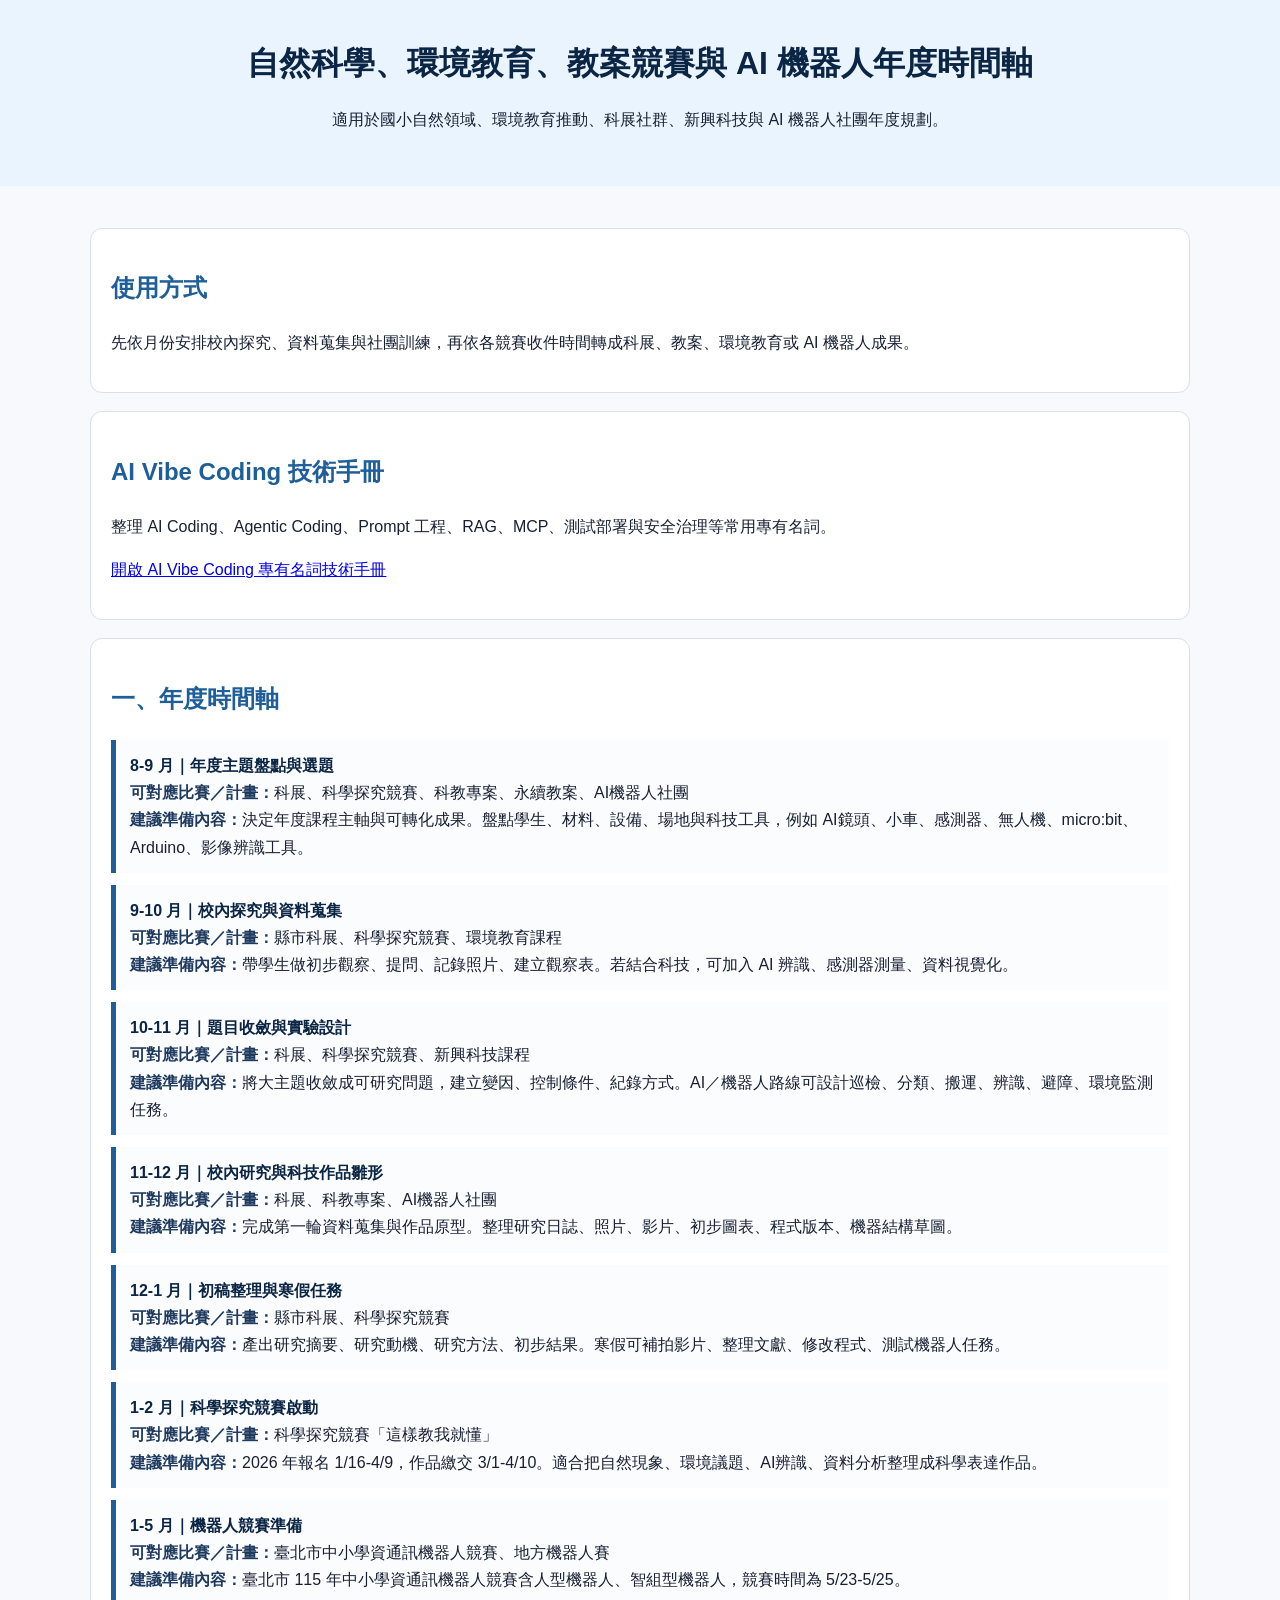
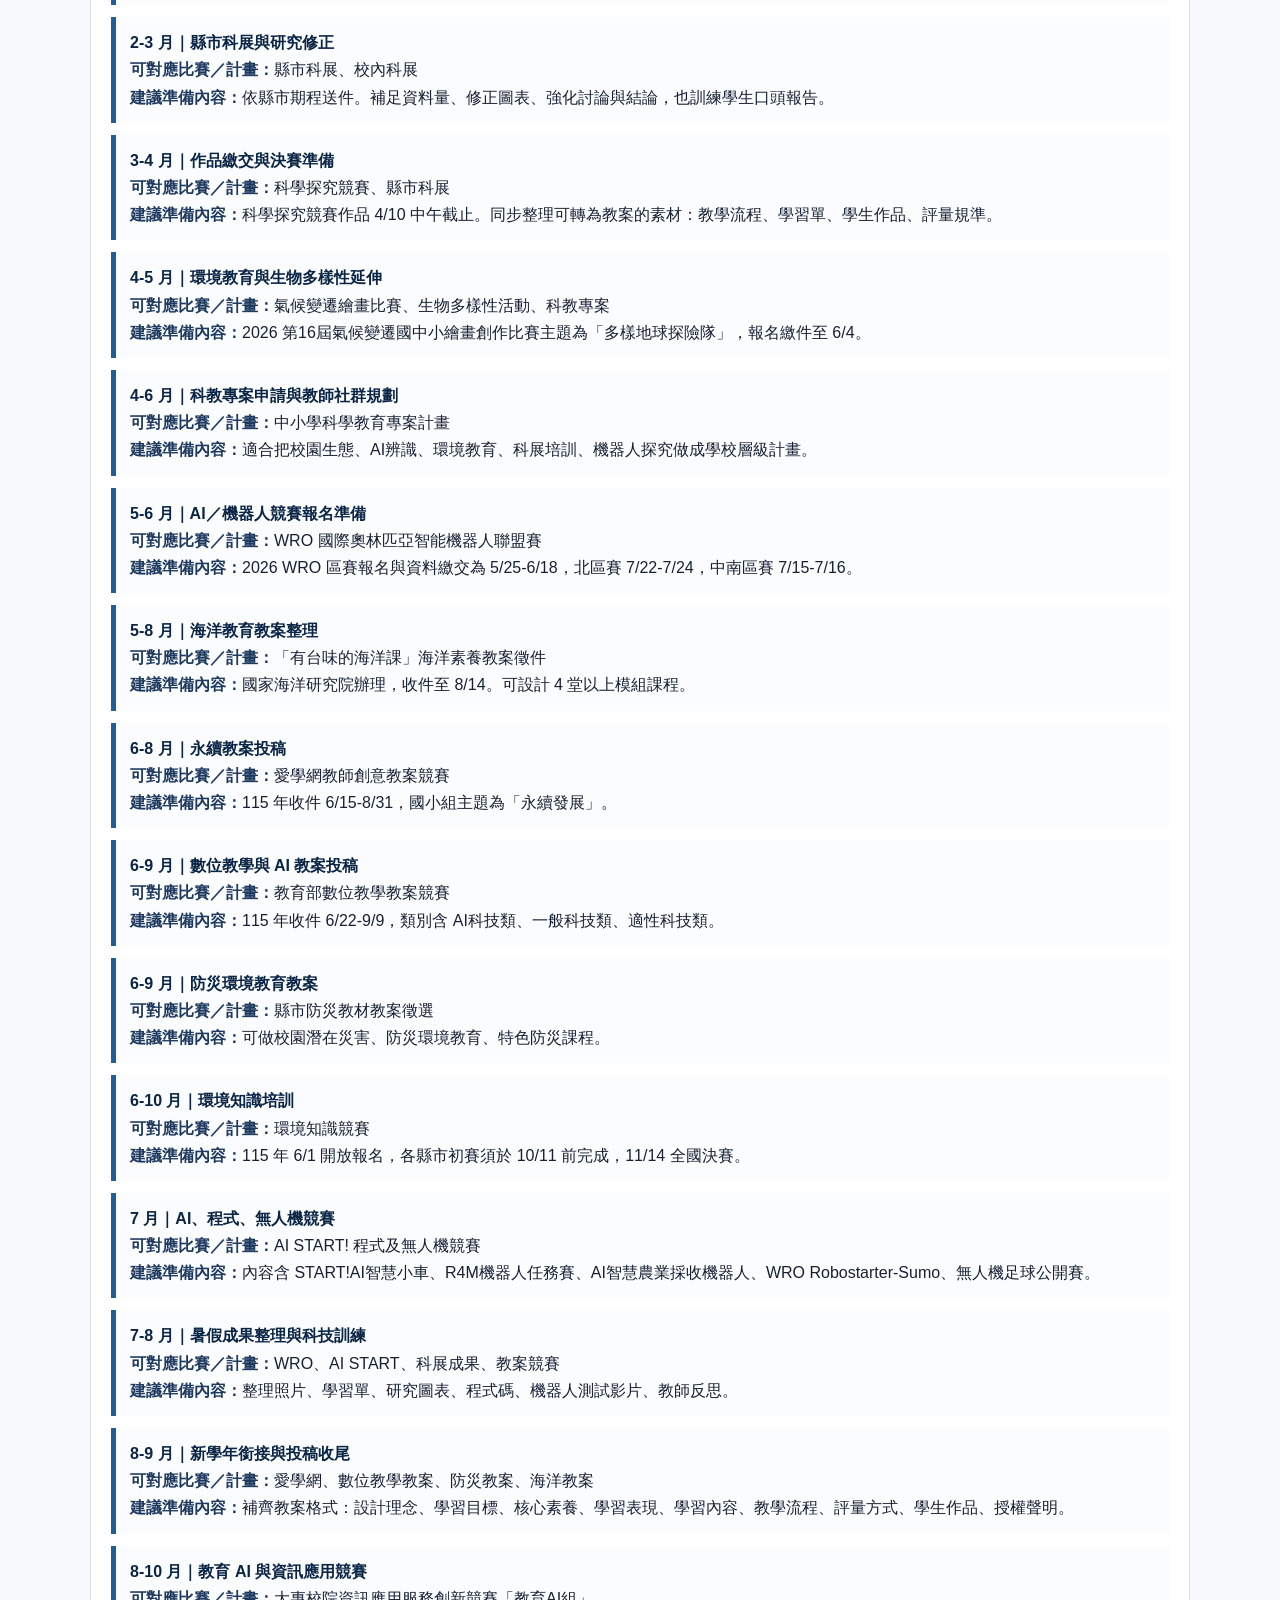
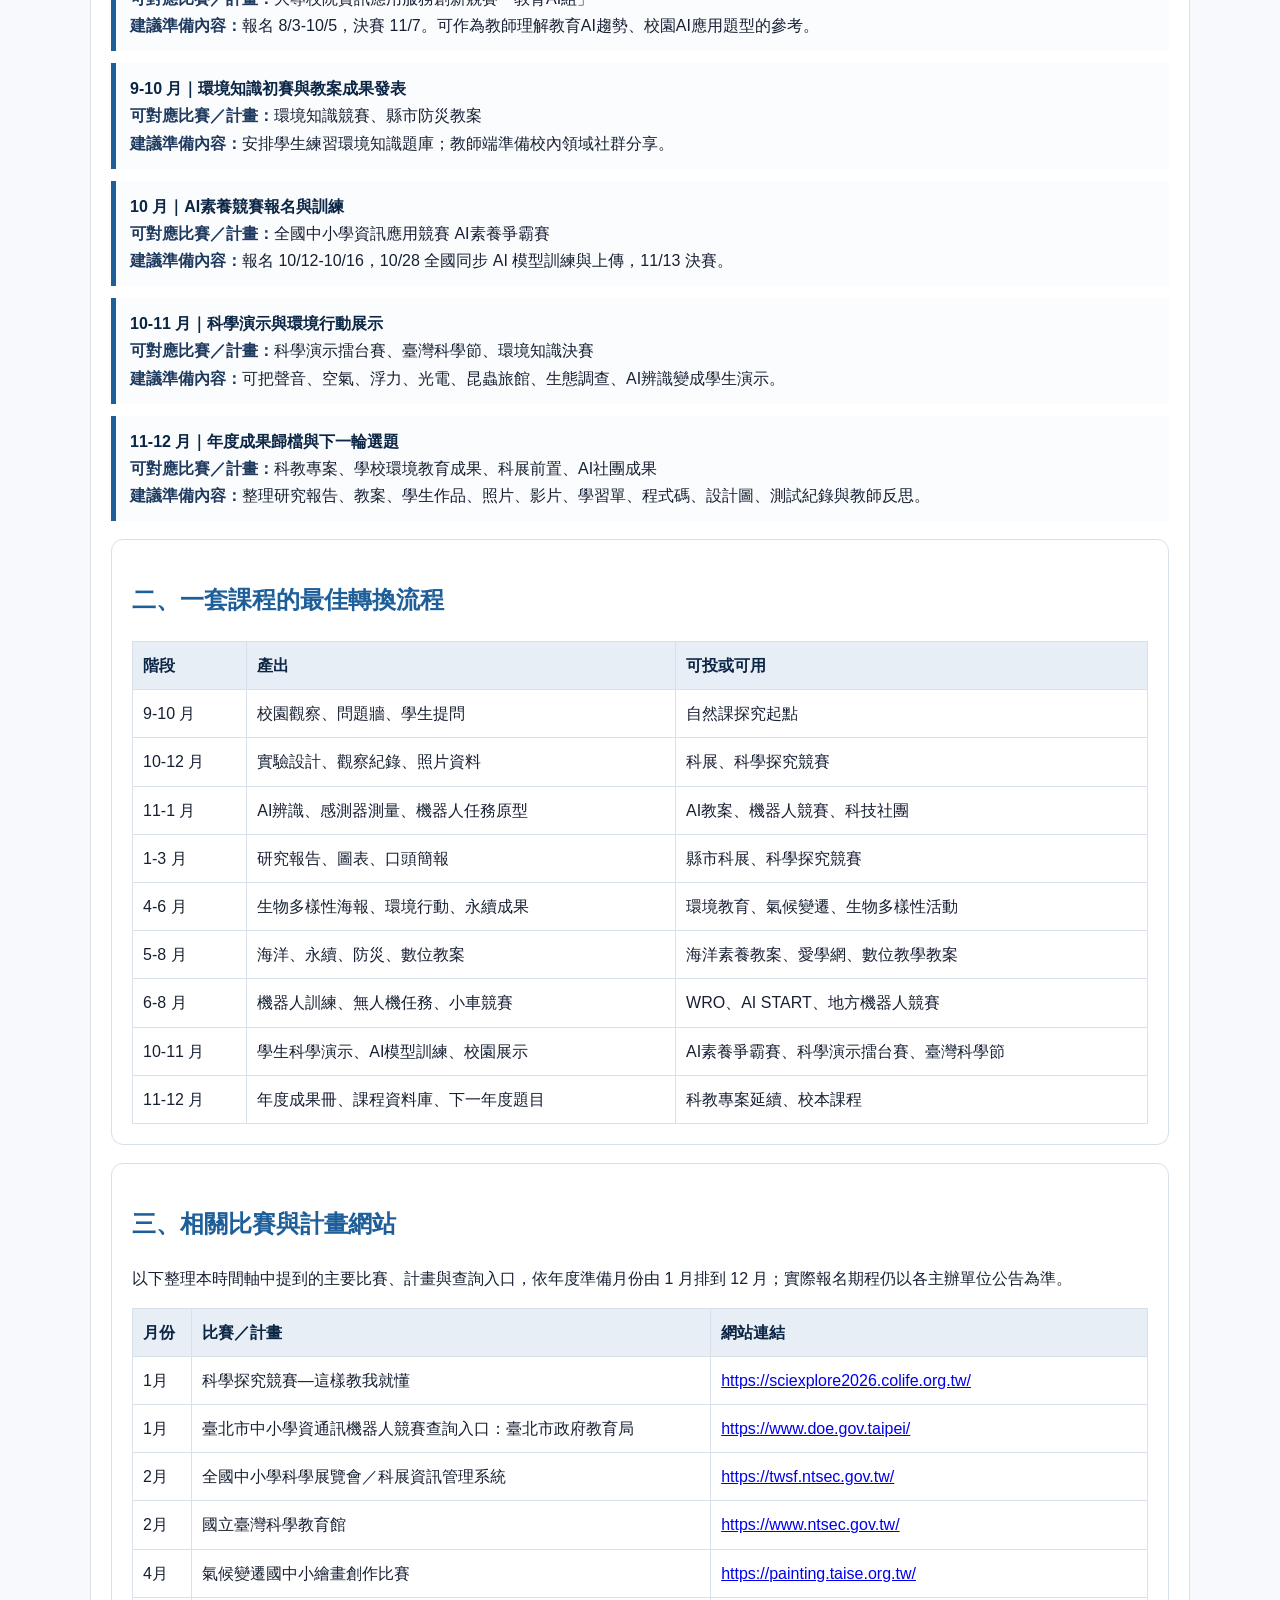
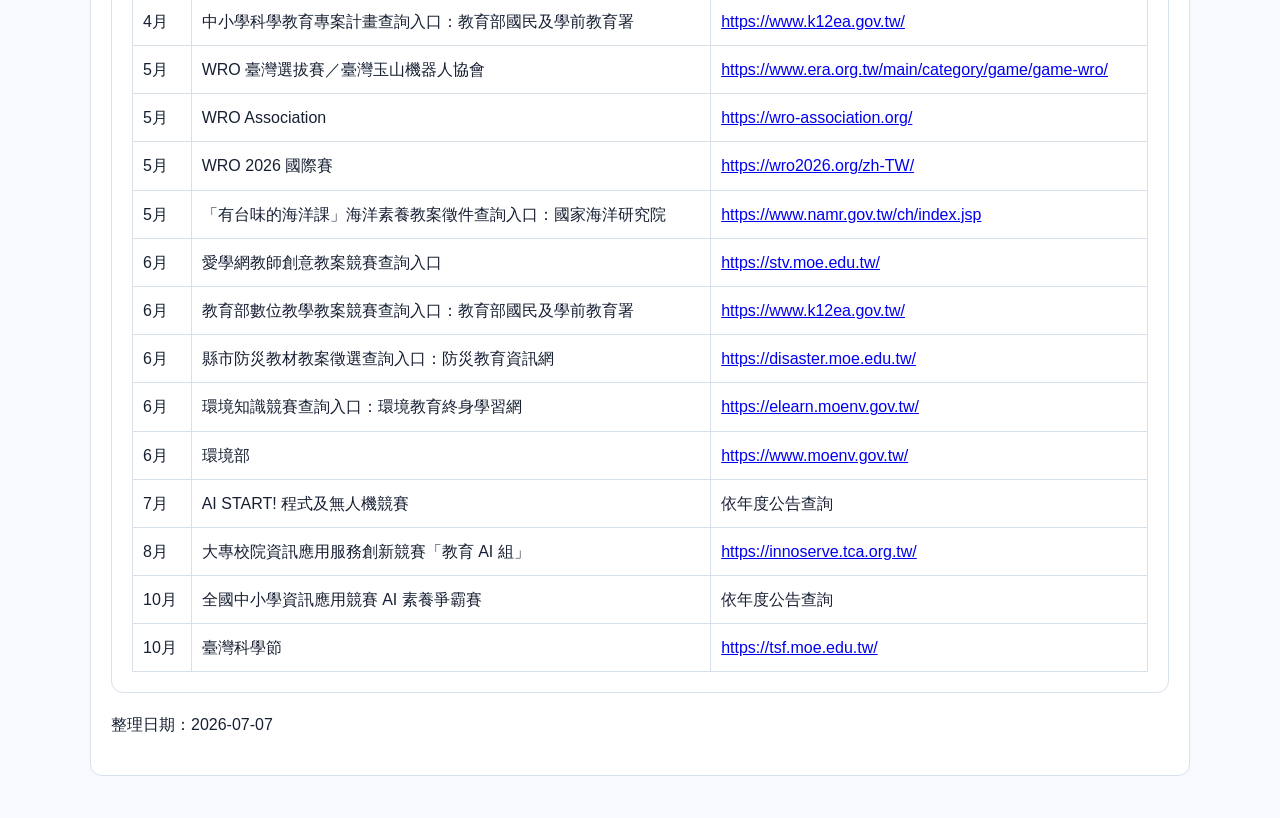
<file: index.html>
<!doctype html><html lang="zh-Hant"><head><meta charset="utf-8"><meta name="viewport" content="width=device-width,initial-scale=1"><title>年度時間軸</title><style>body{font-family:"Microsoft JhengHei",Arial,sans-serif;line-height:1.7;margin:0;background:#f7f9fc;color:#172033}header{background:#eaf4ff;padding:36px 24px;text-align:center}main{max-width:1100px;margin:auto;padding:24px}section{background:#fff;border:1px solid #d8e0ea;border-radius:12px;padding:20px;margin:18px 0}h1{color:#0b2545;margin:0 0 8px}h2{color:#1f5f99}.item{border-left:5px solid #1f5f99;background:#fbfcfe;padding:12px 14px;margin:12px 0}.m{font-weight:bold;color:#0b2545}.label{font-weight:bold;color:#1f3a5f}table{border-collapse:collapse;width:100%;background:#fff}th,td{border:1px solid #d8e0ea;padding:10px;vertical-align:top}th{background:#e8eef5;color:#0b2545;text-align:left}@media print{body{background:#fff}section{border:0}}</style></head><body><header><h1>自然科學、環境教育、教案競賽與 AI 機器人年度時間軸</h1><p>適用於國小自然領域、環境教育推動、科展社群、新興科技與 AI 機器人社團年度規劃。</p></header><main><section><h2>使用方式</h2><p>先依月份安排校內探究、資料蒐集與社團訓練，再依各競賽收件時間轉成科展、教案、環境教育或 AI 機器人成果。</p></section><section><h2>AI Vibe Coding 技術手冊</h2><p>整理 AI Coding、Agentic Coding、Prompt 工程、RAG、MCP、測試部署與安全治理等常用專有名詞。</p><p><a href="ai_vibe_coding_terms_technical_guide_regenerated.html">開啟 AI Vibe Coding 專有名詞技術手冊</a></p></section><section><h2>一、年度時間軸</h2><div class="item"><div class="m">8-9 月｜年度主題盤點與選題</div><div><span class="label">可對應比賽／計畫：</span>科展、科學探究競賽、科教專案、永續教案、AI機器人社團</div><div><span class="label">建議準備內容：</span>決定年度課程主軸與可轉化成果。盤點學生、材料、設備、場地與科技工具，例如 AI鏡頭、小車、感測器、無人機、micro:bit、Arduino、影像辨識工具。</div></div><div class="item"><div class="m">9-10 月｜校內探究與資料蒐集</div><div><span class="label">可對應比賽／計畫：</span>縣市科展、科學探究競賽、環境教育課程</div><div><span class="label">建議準備內容：</span>帶學生做初步觀察、提問、記錄照片、建立觀察表。若結合科技，可加入 AI 辨識、感測器測量、資料視覺化。</div></div><div class="item"><div class="m">10-11 月｜題目收斂與實驗設計</div><div><span class="label">可對應比賽／計畫：</span>科展、科學探究競賽、新興科技課程</div><div><span class="label">建議準備內容：</span>將大主題收斂成可研究問題，建立變因、控制條件、紀錄方式。AI／機器人路線可設計巡檢、分類、搬運、辨識、避障、環境監測任務。</div></div><div class="item"><div class="m">11-12 月｜校內研究與科技作品雛形</div><div><span class="label">可對應比賽／計畫：</span>科展、科教專案、AI機器人社團</div><div><span class="label">建議準備內容：</span>完成第一輪資料蒐集與作品原型。整理研究日誌、照片、影片、初步圖表、程式版本、機器結構草圖。</div></div><div class="item"><div class="m">12-1 月｜初稿整理與寒假任務</div><div><span class="label">可對應比賽／計畫：</span>縣市科展、科學探究競賽</div><div><span class="label">建議準備內容：</span>產出研究摘要、研究動機、研究方法、初步結果。寒假可補拍影片、整理文獻、修改程式、測試機器人任務。</div></div><div class="item"><div class="m">1-2 月｜科學探究競賽啟動</div><div><span class="label">可對應比賽／計畫：</span>科學探究競賽「這樣教我就懂」</div><div><span class="label">建議準備內容：</span>2026 年報名 1/16-4/9，作品繳交 3/1-4/10。適合把自然現象、環境議題、AI辨識、資料分析整理成科學表達作品。</div></div><div class="item"><div class="m">1-5 月｜機器人競賽準備</div><div><span class="label">可對應比賽／計畫：</span>臺北市中小學資通訊機器人競賽、地方機器人賽</div><div><span class="label">建議準備內容：</span>臺北市 115 年中小學資通訊機器人競賽含人型機器人、智組型機器人，競賽時間為 5/23-5/25。</div></div><div class="item"><div class="m">2-3 月｜縣市科展與研究修正</div><div><span class="label">可對應比賽／計畫：</span>縣市科展、校內科展</div><div><span class="label">建議準備內容：</span>依縣市期程送件。補足資料量、修正圖表、強化討論與結論，也訓練學生口頭報告。</div></div><div class="item"><div class="m">3-4 月｜作品繳交與決賽準備</div><div><span class="label">可對應比賽／計畫：</span>科學探究競賽、縣市科展</div><div><span class="label">建議準備內容：</span>科學探究競賽作品 4/10 中午截止。同步整理可轉為教案的素材：教學流程、學習單、學生作品、評量規準。</div></div><div class="item"><div class="m">4-5 月｜環境教育與生物多樣性延伸</div><div><span class="label">可對應比賽／計畫：</span>氣候變遷繪畫比賽、生物多樣性活動、科教專案</div><div><span class="label">建議準備內容：</span>2026 第16屆氣候變遷國中小繪畫創作比賽主題為「多樣地球探險隊」，報名繳件至 6/4。</div></div><div class="item"><div class="m">4-6 月｜科教專案申請與教師社群規劃</div><div><span class="label">可對應比賽／計畫：</span>中小學科學教育專案計畫</div><div><span class="label">建議準備內容：</span>適合把校園生態、AI辨識、環境教育、科展培訓、機器人探究做成學校層級計畫。</div></div><div class="item"><div class="m">5-6 月｜AI／機器人競賽報名準備</div><div><span class="label">可對應比賽／計畫：</span>WRO 國際奧林匹亞智能機器人聯盟賽</div><div><span class="label">建議準備內容：</span>2026 WRO 區賽報名與資料繳交為 5/25-6/18，北區賽 7/22-7/24，中南區賽 7/15-7/16。</div></div><div class="item"><div class="m">5-8 月｜海洋教育教案整理</div><div><span class="label">可對應比賽／計畫：</span>「有台味的海洋課」海洋素養教案徵件</div><div><span class="label">建議準備內容：</span>國家海洋研究院辦理，收件至 8/14。可設計 4 堂以上模組課程。</div></div><div class="item"><div class="m">6-8 月｜永續教案投稿</div><div><span class="label">可對應比賽／計畫：</span>愛學網教師創意教案競賽</div><div><span class="label">建議準備內容：</span>115 年收件 6/15-8/31，國小組主題為「永續發展」。</div></div><div class="item"><div class="m">6-9 月｜數位教學與 AI 教案投稿</div><div><span class="label">可對應比賽／計畫：</span>教育部數位教學教案競賽</div><div><span class="label">建議準備內容：</span>115 年收件 6/22-9/9，類別含 AI科技類、一般科技類、適性科技類。</div></div><div class="item"><div class="m">6-9 月｜防災環境教育教案</div><div><span class="label">可對應比賽／計畫：</span>縣市防災教材教案徵選</div><div><span class="label">建議準備內容：</span>可做校園潛在災害、防災環境教育、特色防災課程。</div></div><div class="item"><div class="m">6-10 月｜環境知識培訓</div><div><span class="label">可對應比賽／計畫：</span>環境知識競賽</div><div><span class="label">建議準備內容：</span>115 年 6/1 開放報名，各縣市初賽須於 10/11 前完成，11/14 全國決賽。</div></div><div class="item"><div class="m">7 月｜AI、程式、無人機競賽</div><div><span class="label">可對應比賽／計畫：</span>AI START! 程式及無人機競賽</div><div><span class="label">建議準備內容：</span>內容含 START!AI智慧小車、R4M機器人任務賽、AI智慧農業採收機器人、WRO Robostarter-Sumo、無人機足球公開賽。</div></div><div class="item"><div class="m">7-8 月｜暑假成果整理與科技訓練</div><div><span class="label">可對應比賽／計畫：</span>WRO、AI START、科展成果、教案競賽</div><div><span class="label">建議準備內容：</span>整理照片、學習單、研究圖表、程式碼、機器人測試影片、教師反思。</div></div><div class="item"><div class="m">8-9 月｜新學年銜接與投稿收尾</div><div><span class="label">可對應比賽／計畫：</span>愛學網、數位教學教案、防災教案、海洋教案</div><div><span class="label">建議準備內容：</span>補齊教案格式：設計理念、學習目標、核心素養、學習表現、學習內容、教學流程、評量方式、學生作品、授權聲明。</div></div><div class="item"><div class="m">8-10 月｜教育 AI 與資訊應用競賽</div><div><span class="label">可對應比賽／計畫：</span>大專校院資訊應用服務創新競賽「教育AI組」</div><div><span class="label">建議準備內容：</span>報名 8/3-10/5，決賽 11/7。可作為教師理解教育AI趨勢、校園AI應用題型的參考。</div></div><div class="item"><div class="m">9-10 月｜環境知識初賽與教案成果發表</div><div><span class="label">可對應比賽／計畫：</span>環境知識競賽、縣市防災教案</div><div><span class="label">建議準備內容：</span>安排學生練習環境知識題庫；教師端準備校內領域社群分享。</div></div><div class="item"><div class="m">10 月｜AI素養競賽報名與訓練</div><div><span class="label">可對應比賽／計畫：</span>全國中小學資訊應用競賽 AI素養爭霸賽</div><div><span class="label">建議準備內容：</span>報名 10/12-10/16，10/28 全國同步 AI 模型訓練與上傳，11/13 決賽。</div></div><div class="item"><div class="m">10-11 月｜科學演示與環境行動展示</div><div><span class="label">可對應比賽／計畫：</span>科學演示擂台賽、臺灣科學節、環境知識決賽</div><div><span class="label">建議準備內容：</span>可把聲音、空氣、浮力、光電、昆蟲旅館、生態調查、AI辨識變成學生演示。</div></div><div class="item"><div class="m">11-12 月｜年度成果歸檔與下一輪選題</div><div><span class="label">可對應比賽／計畫：</span>科教專案、學校環境教育成果、科展前置、AI社團成果</div><div><span class="label">建議準備內容：</span>整理研究報告、教案、學生作品、照片、影片、學習單、程式碼、設計圖、測試紀錄與教師反思。</div></div><section><h2>二、一套課程的最佳轉換流程</h2><table><thead><tr><th>階段</th><th>產出</th><th>可投或可用</th></tr></thead><tbody><tr><td>9-10 月</td><td>校園觀察、問題牆、學生提問</td><td>自然課探究起點</td></tr><tr><td>10-12 月</td><td>實驗設計、觀察紀錄、照片資料</td><td>科展、科學探究競賽</td></tr><tr><td>11-1 月</td><td>AI辨識、感測器測量、機器人任務原型</td><td>AI教案、機器人競賽、科技社團</td></tr><tr><td>1-3 月</td><td>研究報告、圖表、口頭簡報</td><td>縣市科展、科學探究競賽</td></tr><tr><td>4-6 月</td><td>生物多樣性海報、環境行動、永續成果</td><td>環境教育、氣候變遷、生物多樣性活動</td></tr><tr><td>5-8 月</td><td>海洋、永續、防災、數位教案</td><td>海洋素養教案、愛學網、數位教學教案</td></tr><tr><td>6-8 月</td><td>機器人訓練、無人機任務、小車競賽</td><td>WRO、AI START、地方機器人競賽</td></tr><tr><td>10-11 月</td><td>學生科學演示、AI模型訓練、校園展示</td><td>AI素養爭霸賽、科學演示擂台賽、臺灣科學節</td></tr><tr><td>11-12 月</td><td>年度成果冊、課程資料庫、下一年度題目</td><td>科教專案延續、校本課程</td></tr></tbody></table></section><section><h2>三、相關比賽與計畫網站</h2><p>以下整理本時間軸中提到的主要比賽、計畫與查詢入口，依年度準備月份由 1 月排到 12 月；實際報名期程仍以各主辦單位公告為準。</p><table><thead><tr><th>月份</th><th>比賽／計畫</th><th>網站連結</th></tr></thead><tbody><tr><td>1月</td><td>科學探究競賽—這樣教我就懂</td><td><a href="https://sciexplore2026.colife.org.tw/" target="_blank" rel="noopener">https://sciexplore2026.colife.org.tw/</a></td></tr><tr><td>1月</td><td>臺北市中小學資通訊機器人競賽查詢入口：臺北市政府教育局</td><td><a href="https://www.doe.gov.taipei/" target="_blank" rel="noopener">https://www.doe.gov.taipei/</a></td></tr><tr><td>2月</td><td>全國中小學科學展覽會／科展資訊管理系統</td><td><a href="https://twsf.ntsec.gov.tw/" target="_blank" rel="noopener">https://twsf.ntsec.gov.tw/</a></td></tr><tr><td>2月</td><td>國立臺灣科學教育館</td><td><a href="https://www.ntsec.gov.tw/" target="_blank" rel="noopener">https://www.ntsec.gov.tw/</a></td></tr><tr><td>4月</td><td>氣候變遷國中小繪畫創作比賽</td><td><a href="https://painting.taise.org.tw/" target="_blank" rel="noopener">https://painting.taise.org.tw/</a></td></tr><tr><td>4月</td><td>中小學科學教育專案計畫查詢入口：教育部國民及學前教育署</td><td><a href="https://www.k12ea.gov.tw/" target="_blank" rel="noopener">https://www.k12ea.gov.tw/</a></td></tr><tr><td>5月</td><td>WRO 臺灣選拔賽／臺灣玉山機器人協會</td><td><a href="https://www.era.org.tw/main/category/game/game-wro/" target="_blank" rel="noopener">https://www.era.org.tw/main/category/game/game-wro/</a></td></tr><tr><td>5月</td><td>WRO Association</td><td><a href="https://wro-association.org/" target="_blank" rel="noopener">https://wro-association.org/</a></td></tr><tr><td>5月</td><td>WRO 2026 國際賽</td><td><a href="https://wro2026.org/zh-TW/" target="_blank" rel="noopener">https://wro2026.org/zh-TW/</a></td></tr><tr><td>5月</td><td>「有台味的海洋課」海洋素養教案徵件查詢入口：國家海洋研究院</td><td><a href="https://www.namr.gov.tw/ch/index.jsp" target="_blank" rel="noopener">https://www.namr.gov.tw/ch/index.jsp</a></td></tr><tr><td>6月</td><td>愛學網教師創意教案競賽查詢入口</td><td><a href="https://stv.moe.edu.tw/" target="_blank" rel="noopener">https://stv.moe.edu.tw/</a></td></tr><tr><td>6月</td><td>教育部數位教學教案競賽查詢入口：教育部國民及學前教育署</td><td><a href="https://www.k12ea.gov.tw/" target="_blank" rel="noopener">https://www.k12ea.gov.tw/</a></td></tr><tr><td>6月</td><td>縣市防災教材教案徵選查詢入口：防災教育資訊網</td><td><a href="https://disaster.moe.edu.tw/" target="_blank" rel="noopener">https://disaster.moe.edu.tw/</a></td></tr><tr><td>6月</td><td>環境知識競賽查詢入口：環境教育終身學習網</td><td><a href="https://elearn.moenv.gov.tw/" target="_blank" rel="noopener">https://elearn.moenv.gov.tw/</a></td></tr><tr><td>6月</td><td>環境部</td><td><a href="https://www.moenv.gov.tw/" target="_blank" rel="noopener">https://www.moenv.gov.tw/</a></td></tr><tr><td>7月</td><td>AI START! 程式及無人機競賽</td><td>依年度公告查詢</td></tr><tr><td>8月</td><td>大專校院資訊應用服務創新競賽「教育 AI 組」</td><td><a href="https://innoserve.tca.org.tw/" target="_blank" rel="noopener">https://innoserve.tca.org.tw/</a></td></tr><tr><td>10月</td><td>全國中小學資訊應用競賽 AI 素養爭霸賽</td><td>依年度公告查詢</td></tr><tr><td>10月</td><td>臺灣科學節</td><td><a href="https://tsf.moe.edu.tw/" target="_blank" rel="noopener">https://tsf.moe.edu.tw/</a></td></tr></tbody></table></section><p>整理日期：2026-07-07</p></main></body></html>
</file>
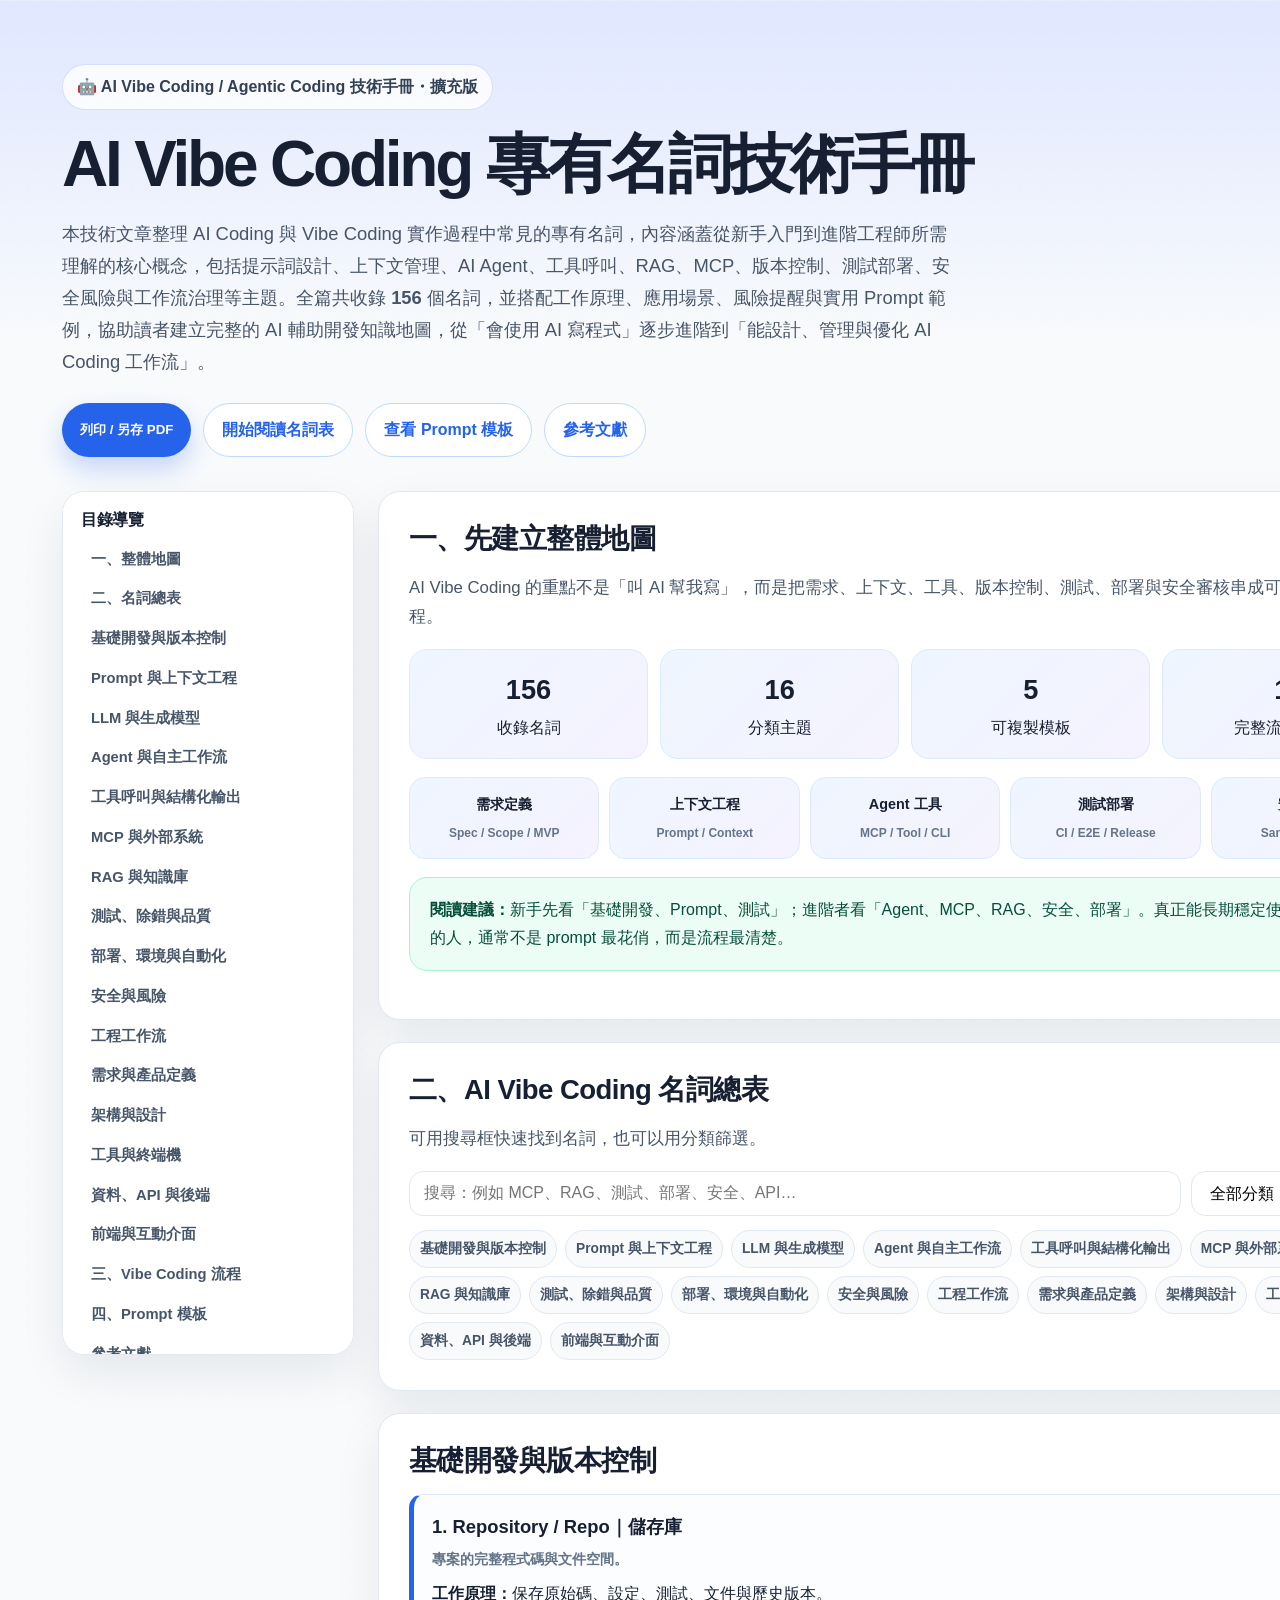
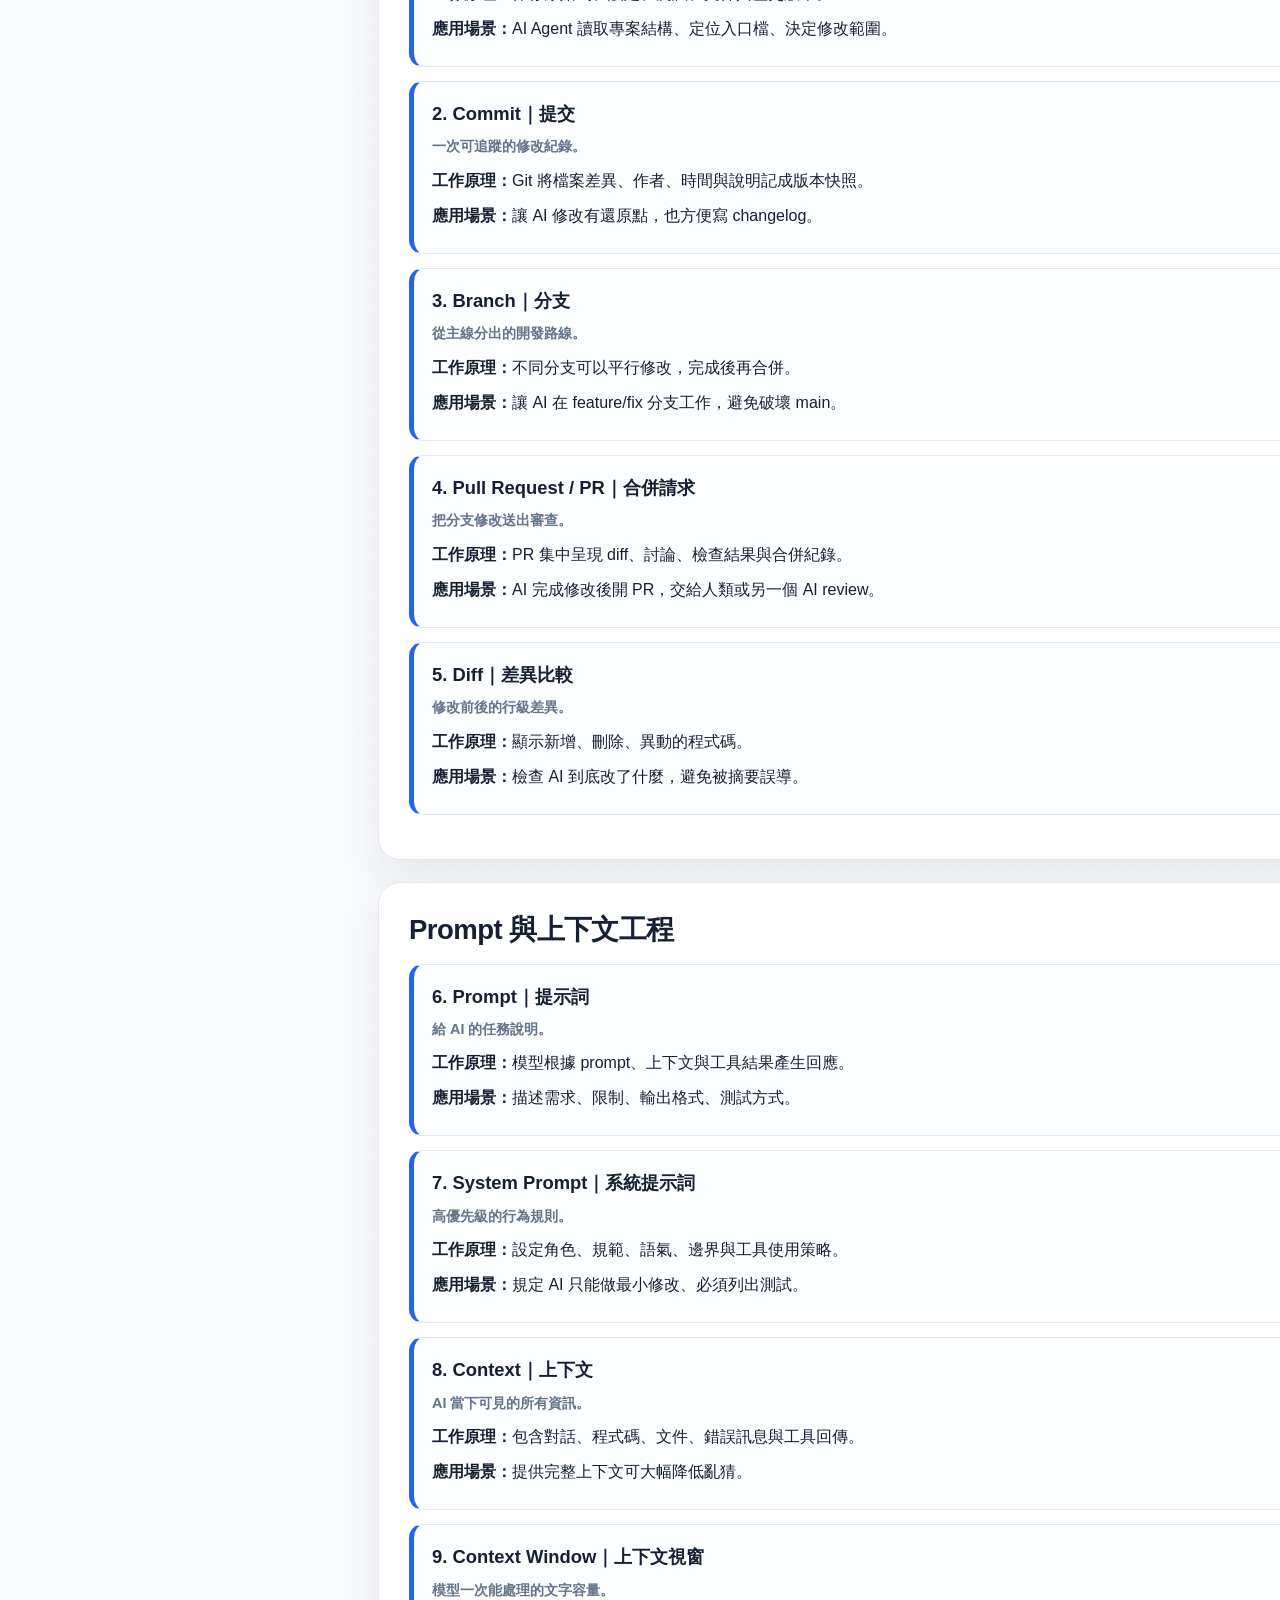
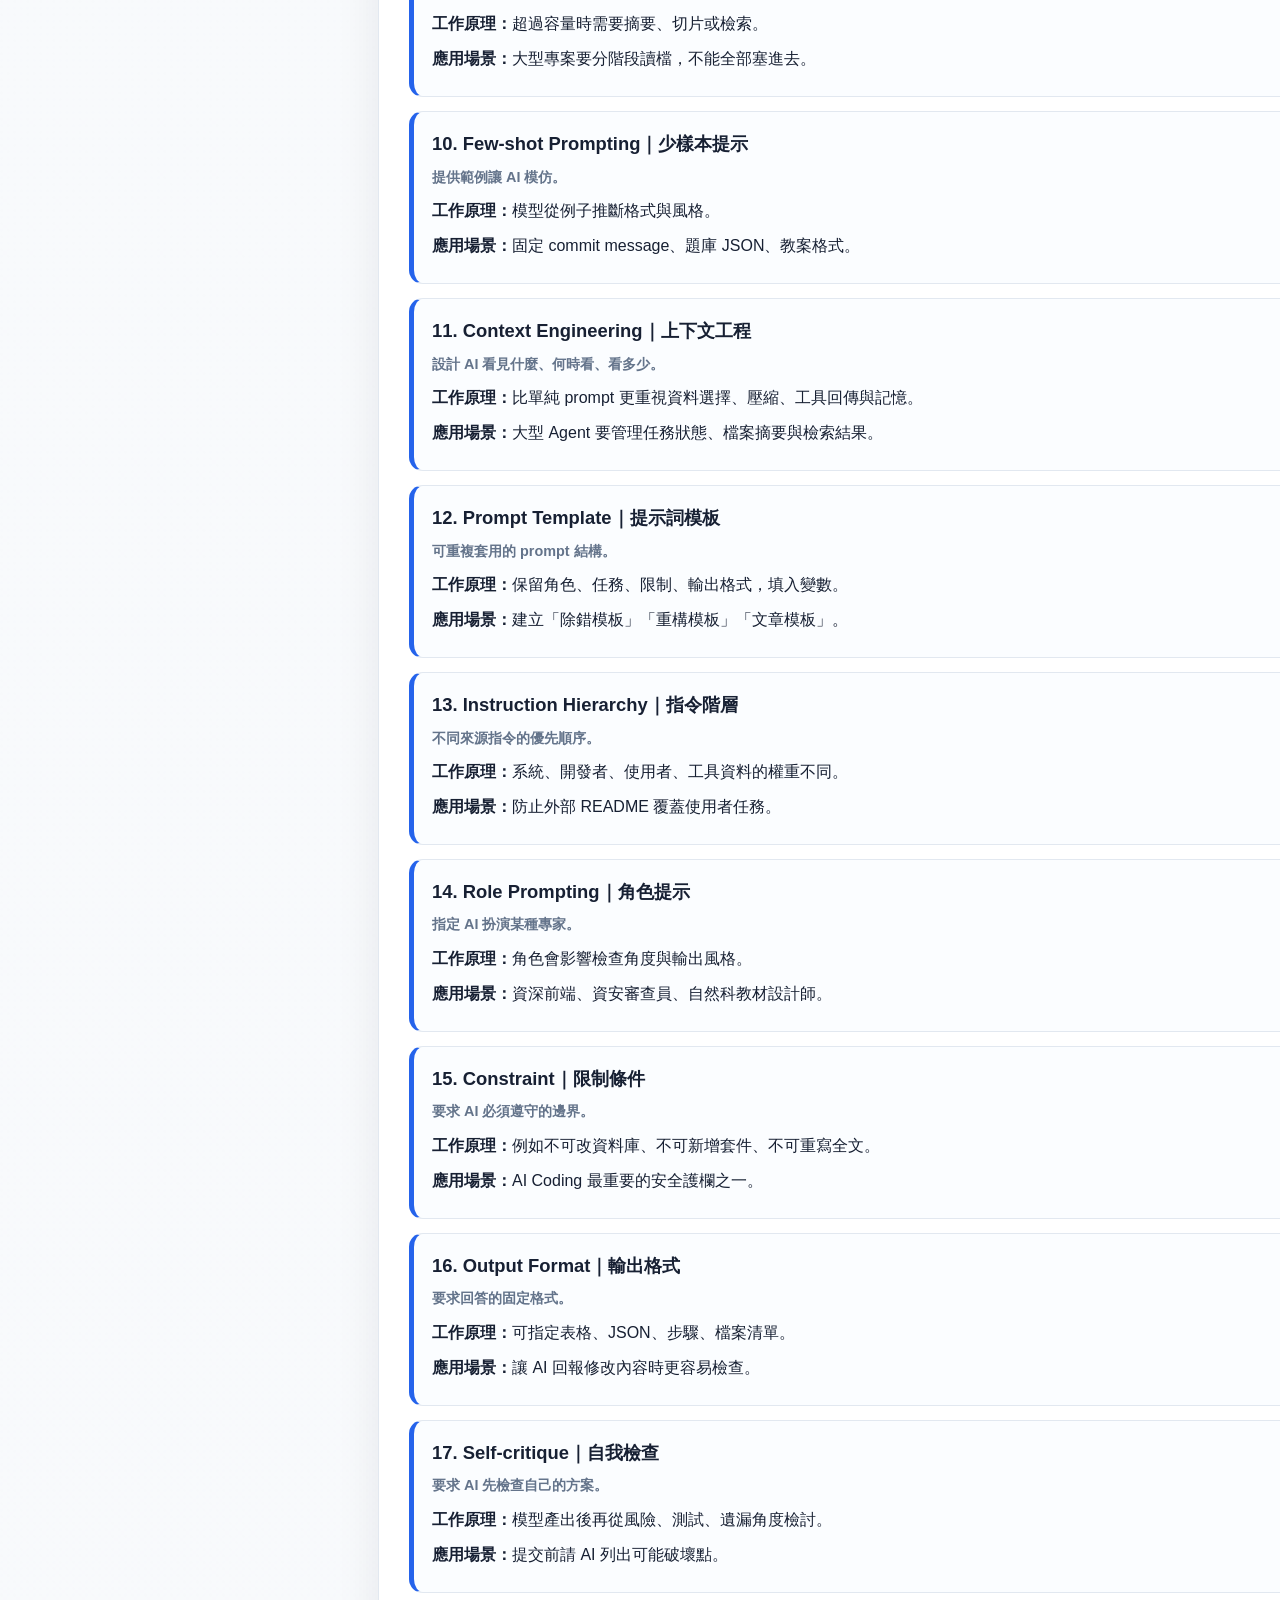
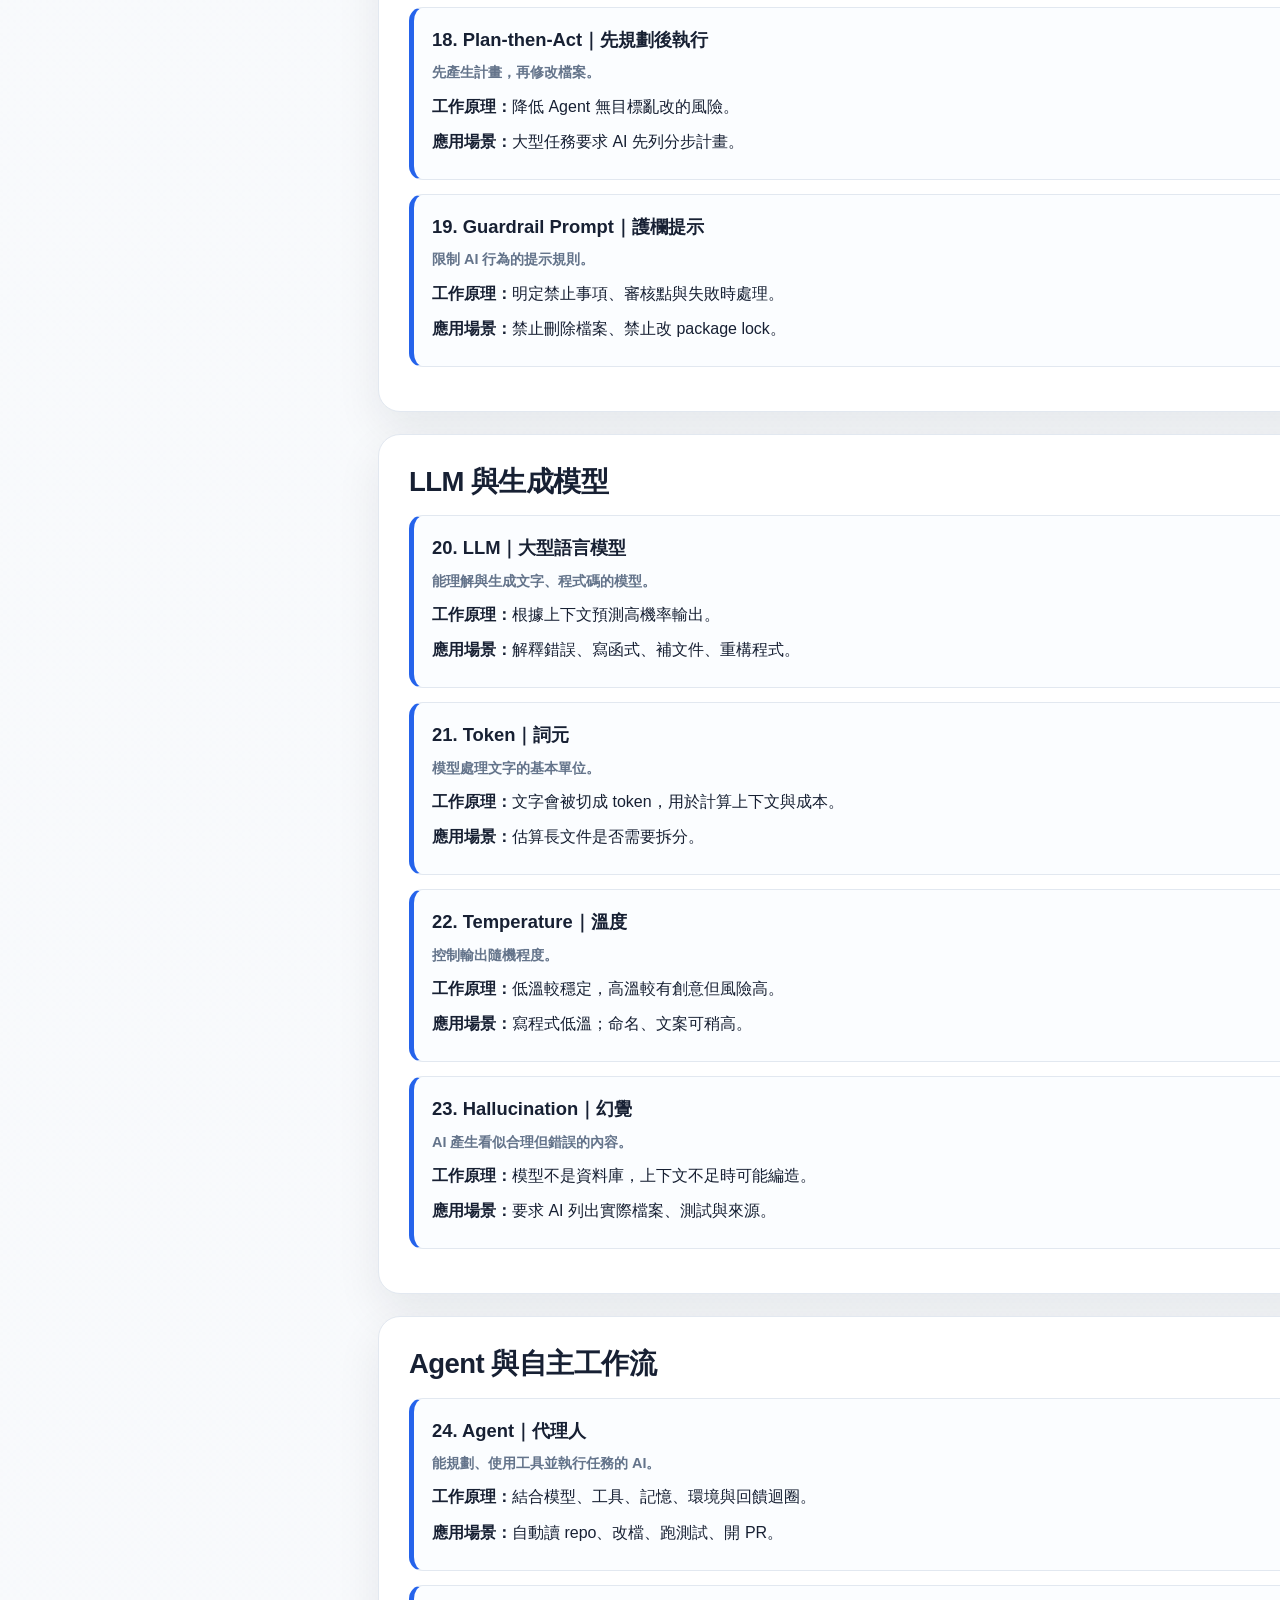
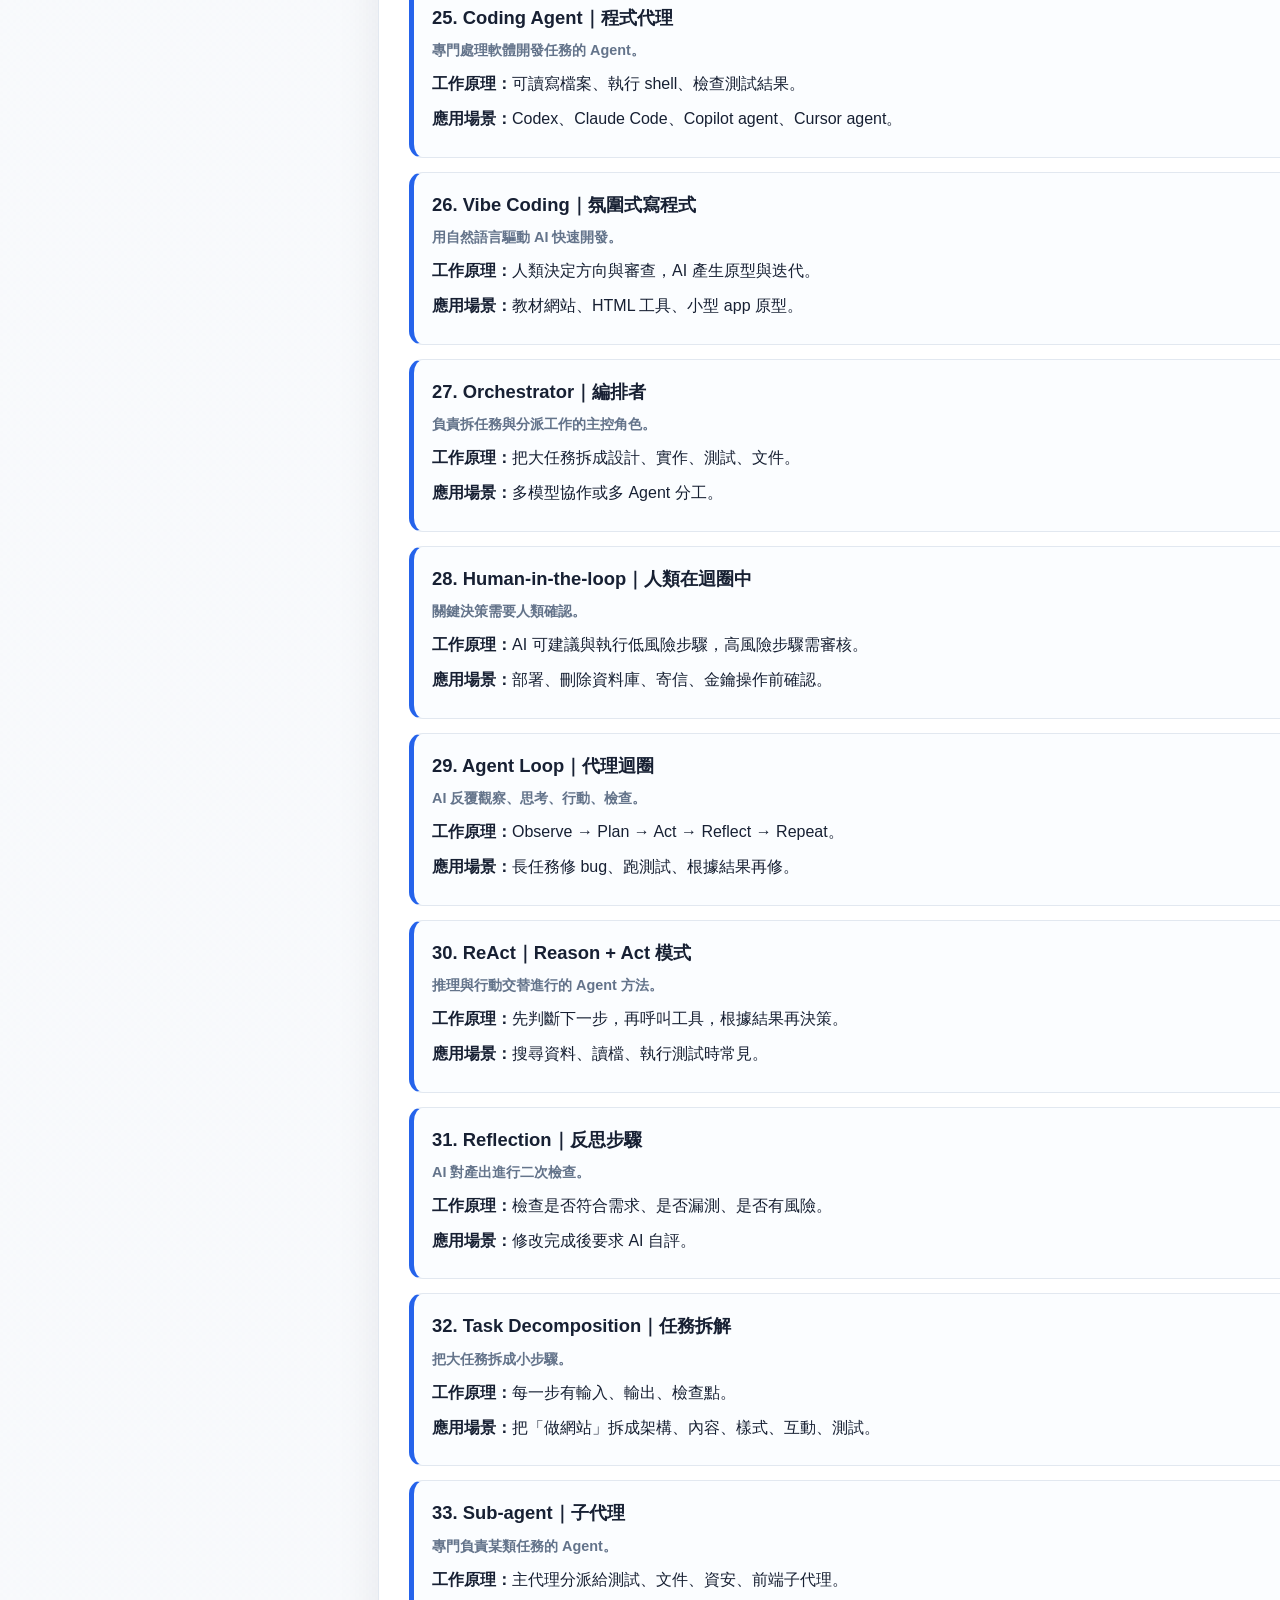
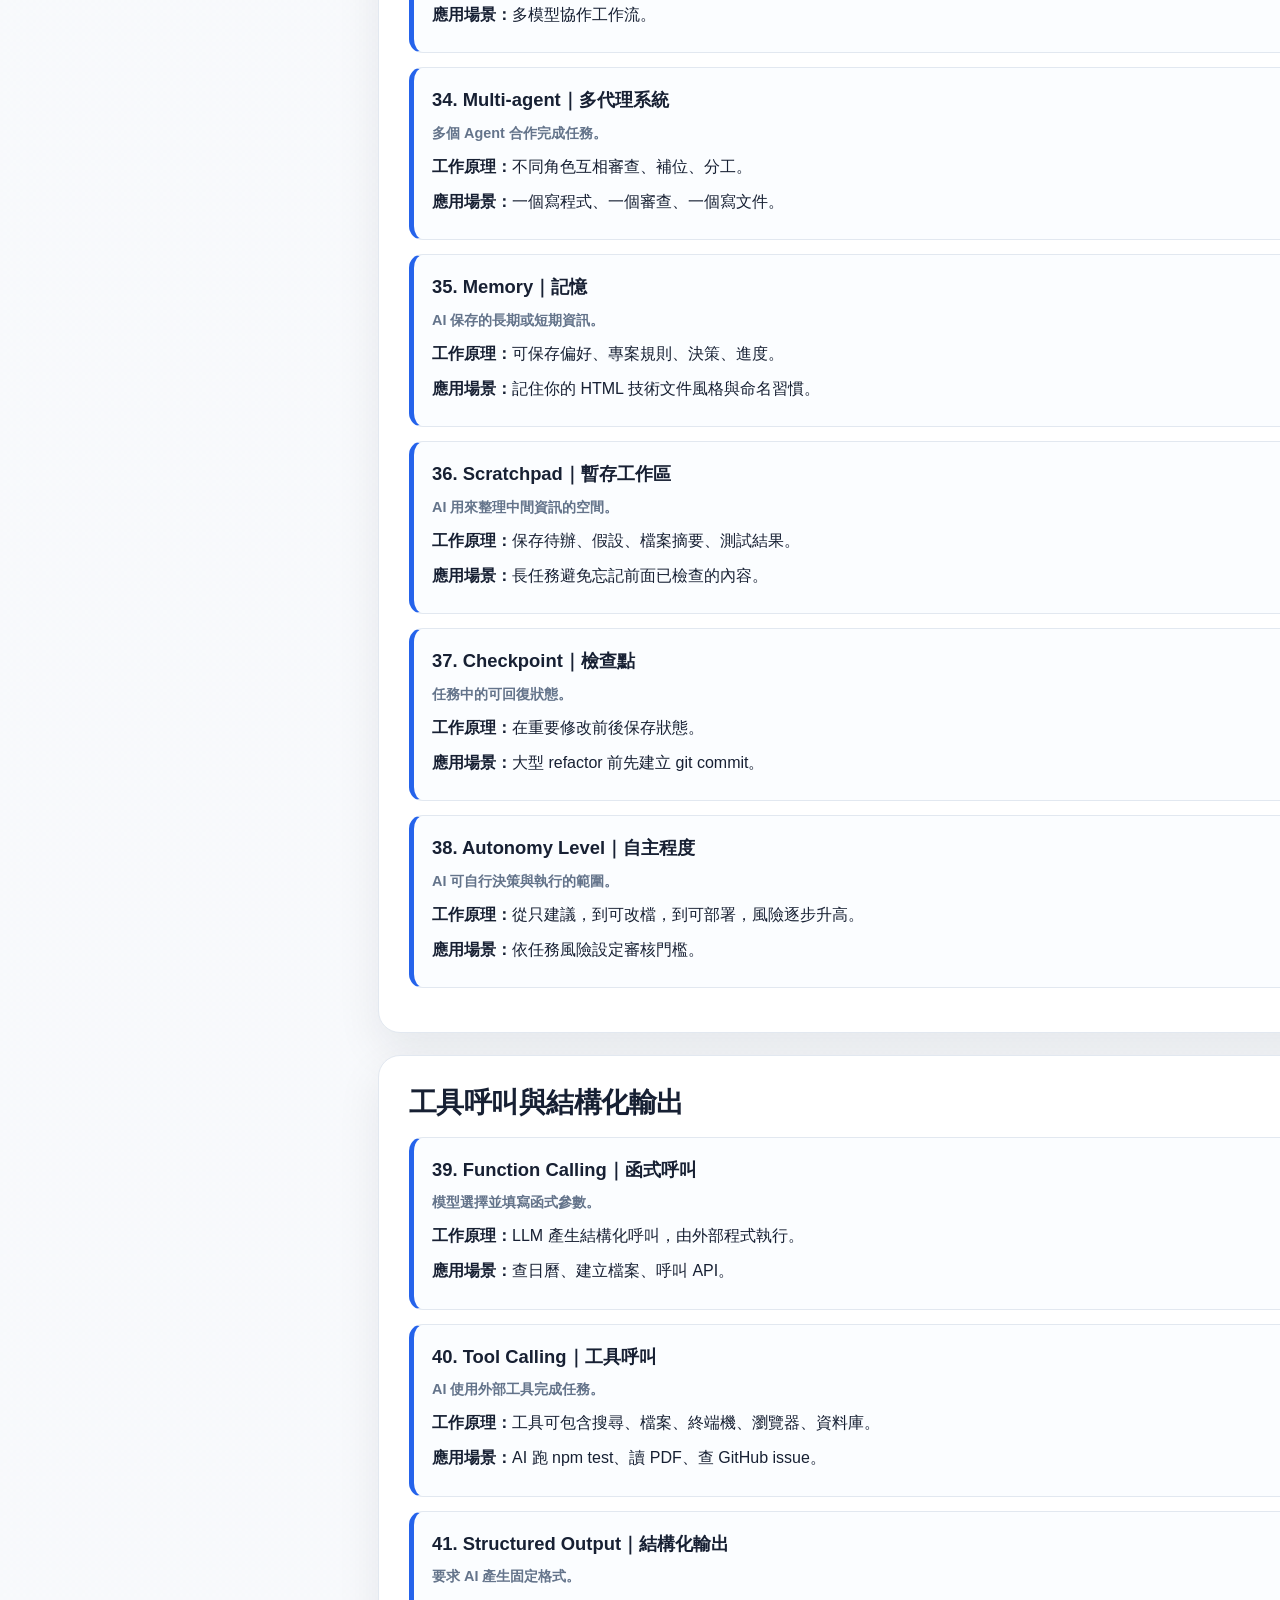
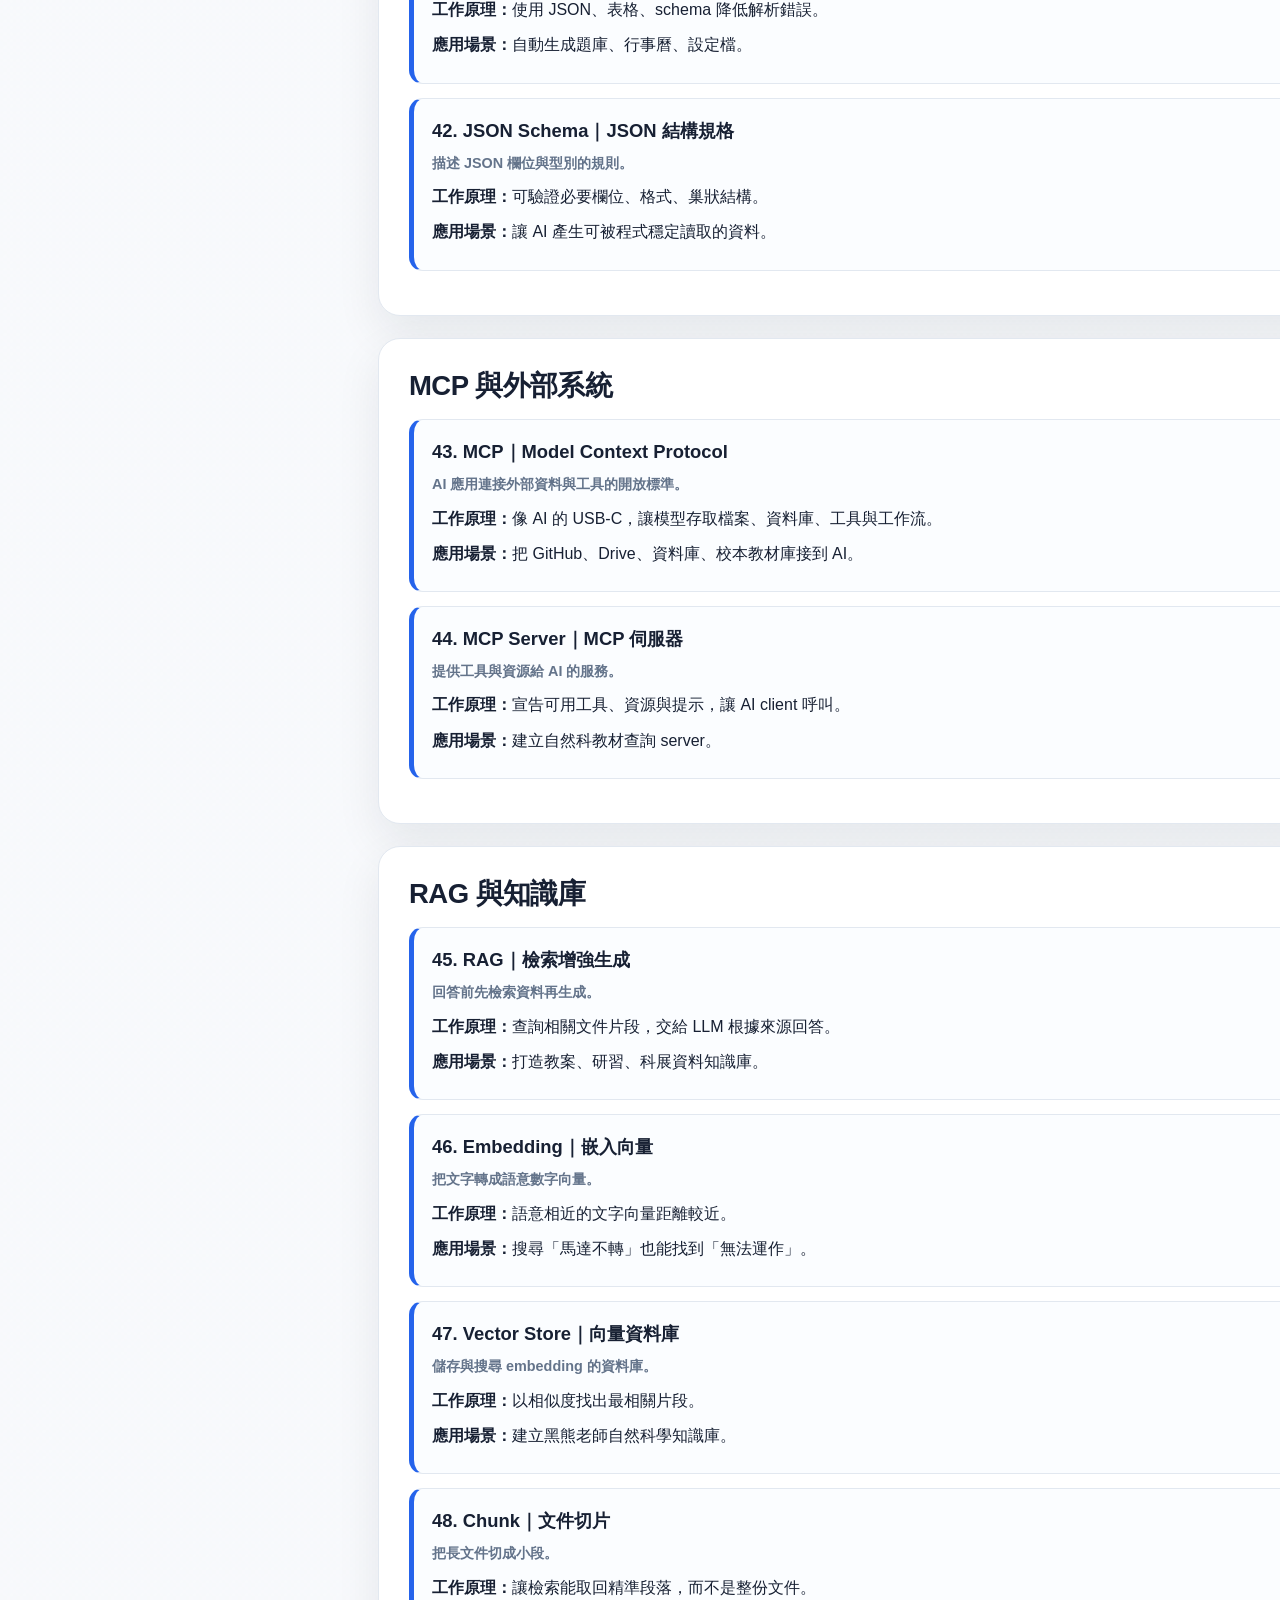
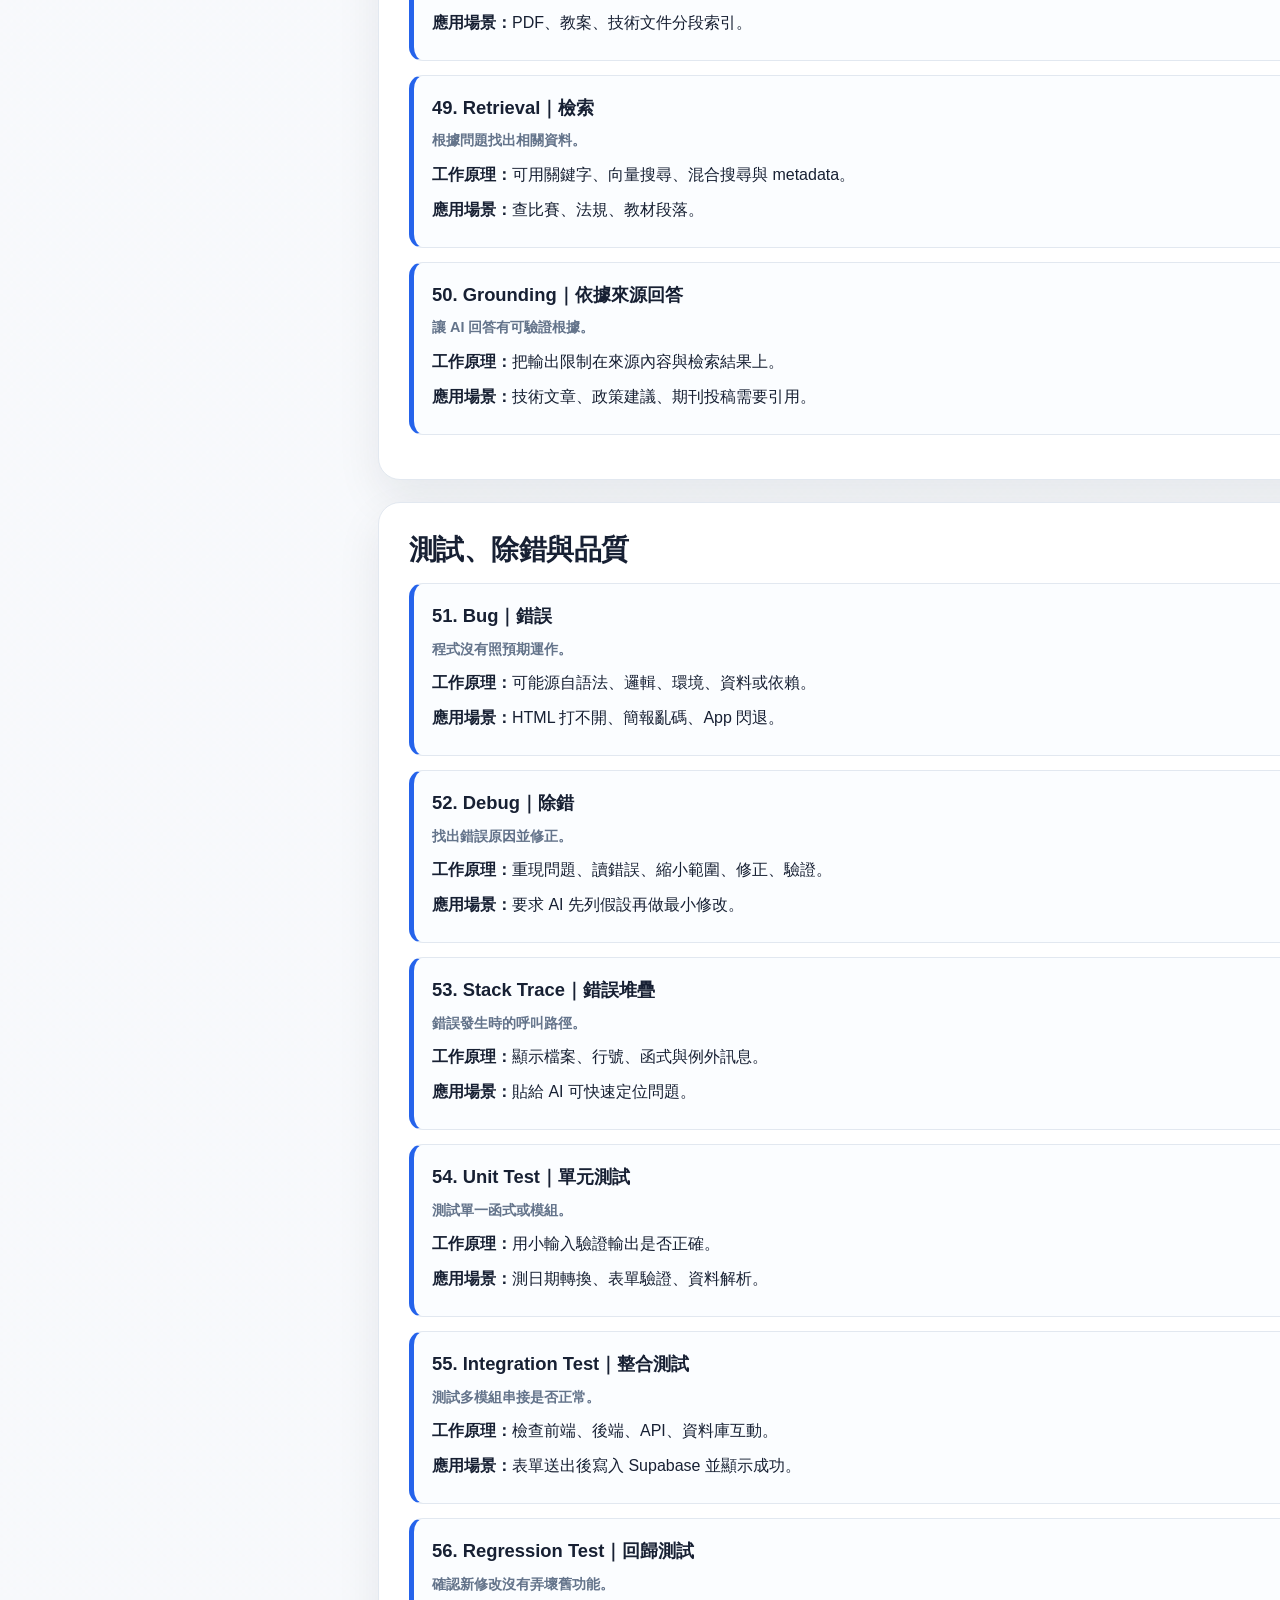
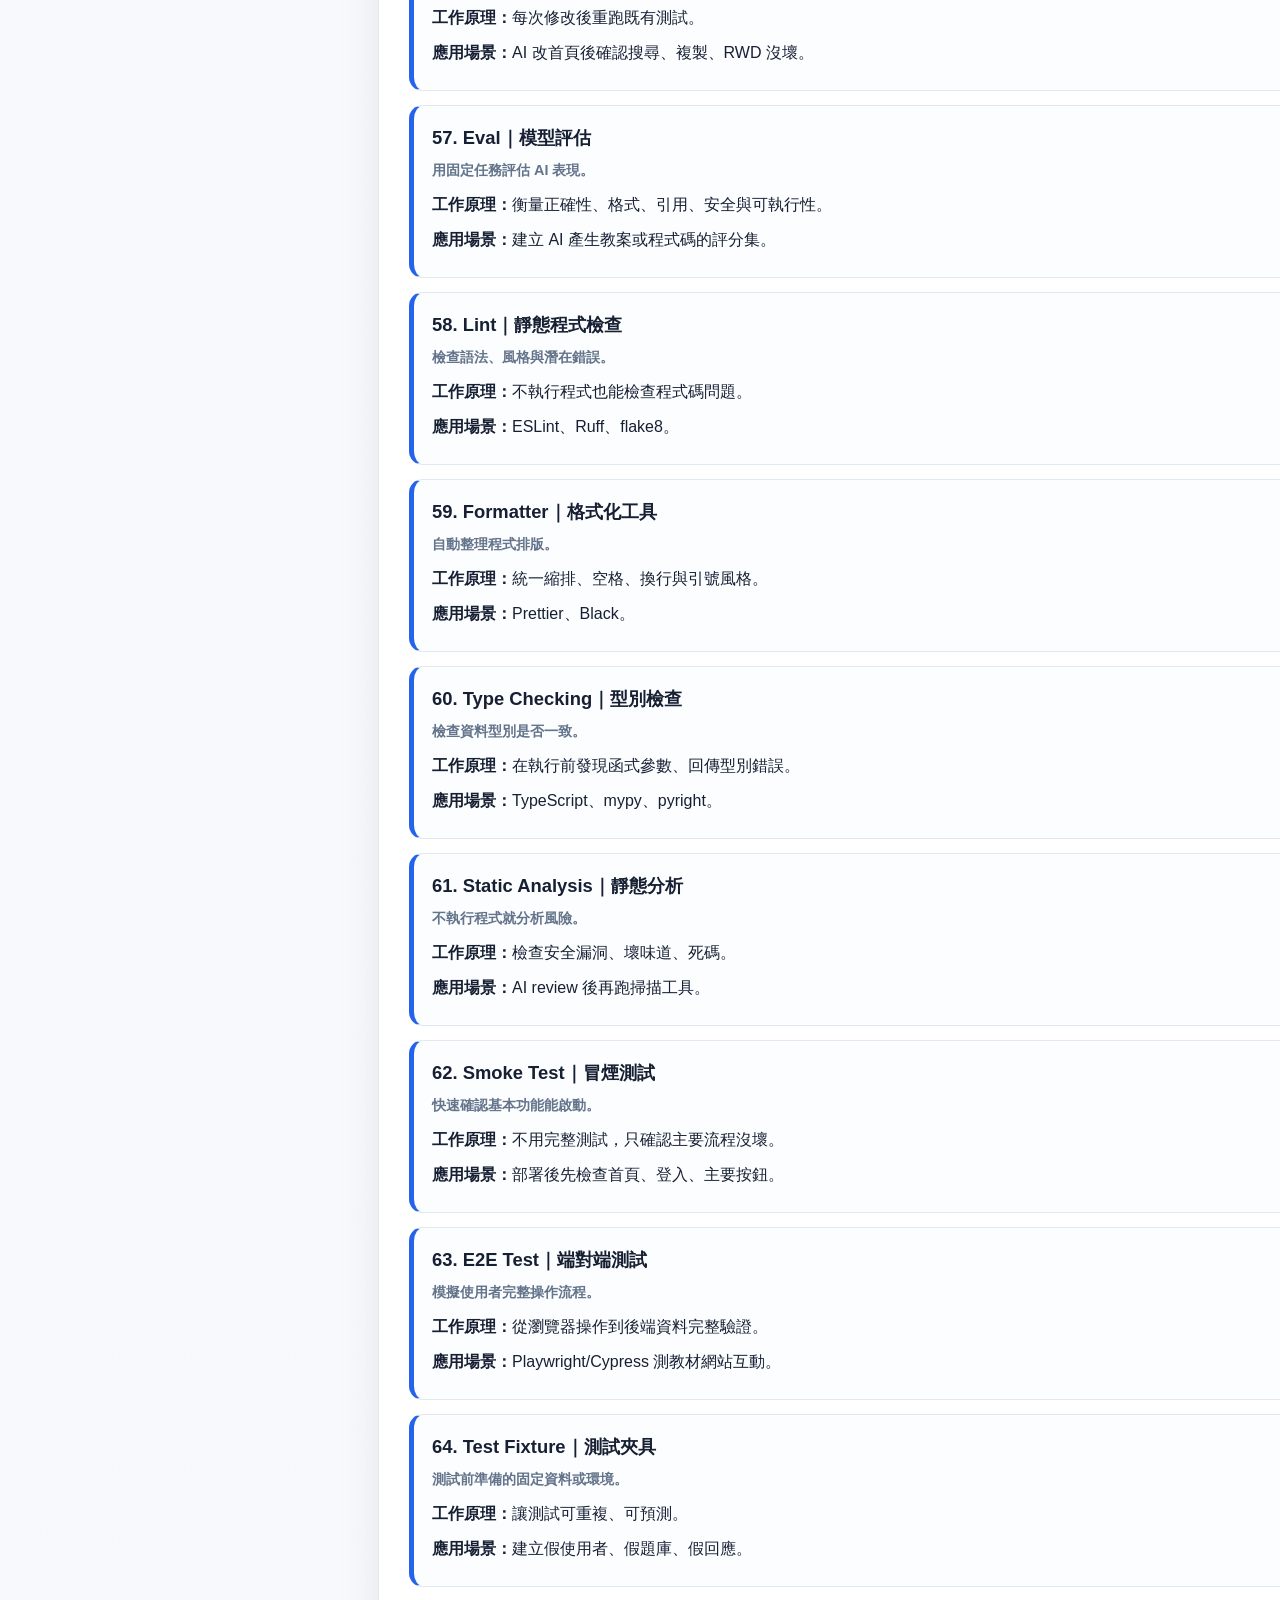
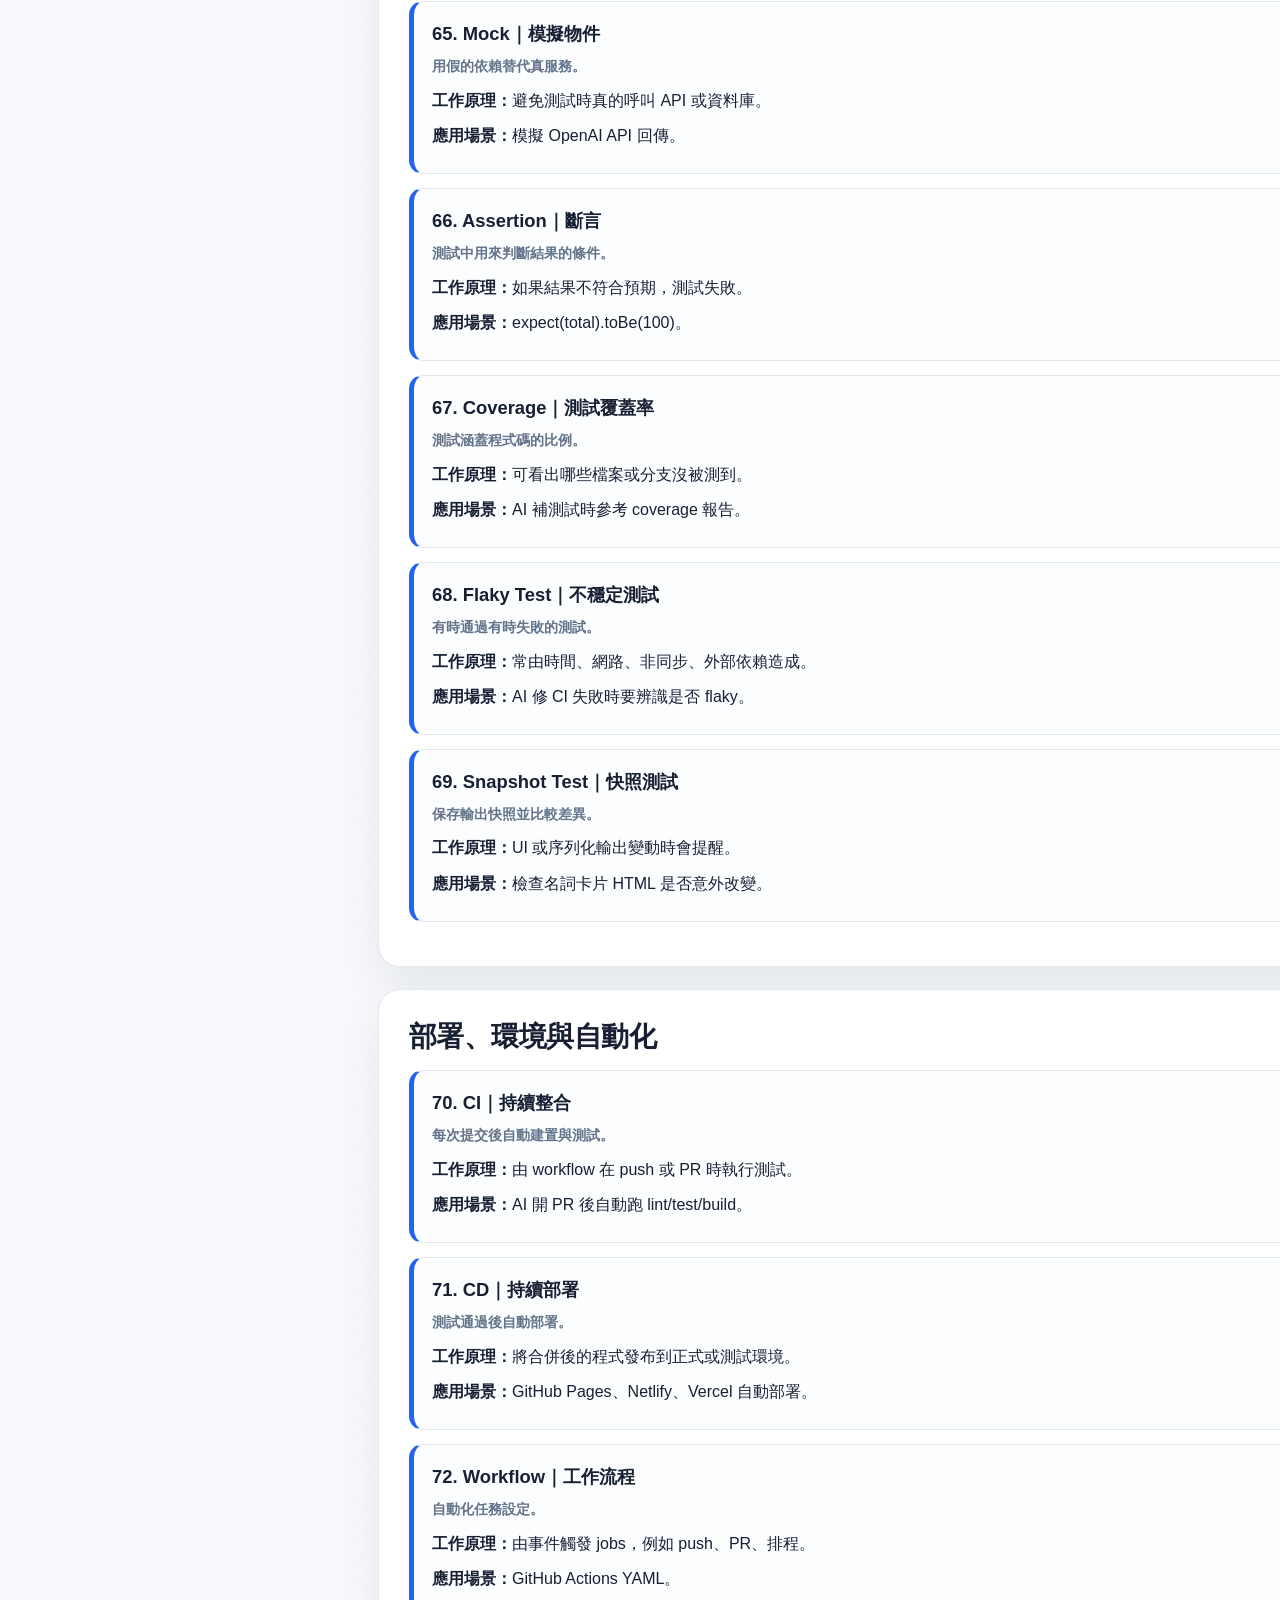
<file: ai_vibe_coding_terms_technical_guide_regenerated.html>
<!DOCTYPE html><html lang="zh-Hant"><head><meta charset="UTF-8"><meta name="viewport" content="width=device-width, initial-scale=1.0">
<title>AI Vibe Coding 專有名詞技術手冊｜擴充版</title>
<style>
:root{--bg:#f6f7fb;--card:#fff;--ink:#172033;--muted:#64748b;--line:#e2e8f0;--brand:#2563eb;--brand2:#7c3aed;--soft:#eef2ff;--soft2:#f5f3ff;--good:#059669;--warn:#d97706;--danger:#dc2626;--code:#111827;--radius:22px;--shadow:0 18px 45px rgba(15,23,42,.08)}
*{box-sizing:border-box} html{scroll-behavior:smooth} body{margin:0;font-family:-apple-system,BlinkMacSystemFont,"Segoe UI","Noto Sans TC","Microsoft JhengHei",Arial,sans-serif;background:linear-gradient(180deg,#e0e7ff 0%,#f8fafc 340px,var(--bg));color:var(--ink);line-height:1.75} a{color:var(--brand);text-decoration:none} a:hover{text-decoration:underline}.hero{padding:64px 22px 34px;max-width:1200px;margin:auto}.badge{display:inline-flex;gap:8px;align-items:center;background:rgba(255,255,255,.8);border:1px solid rgba(37,99,235,.18);border-radius:999px;padding:8px 14px;font-weight:800;color:#334155}h1{font-size:clamp(2.2rem,5vw,4.5rem);line-height:1.08;margin:20px 0 16px;letter-spacing:-.05em}.hero p{max-width:900px;font-size:1.15rem;color:#475569}.actions{display:flex;gap:12px;flex-wrap:wrap;margin-top:24px}.btn{border:0;border-radius:999px;padding:12px 18px;font-weight:900;cursor:pointer;background:var(--brand);color:white;box-shadow:0 12px 25px rgba(37,99,235,.24)}.btn.secondary{background:#fff;color:var(--brand);border:1px solid #bfdbfe;box-shadow:none}.layout{max-width:1200px;margin:0 auto 72px;padding:0 22px;display:grid;grid-template-columns:292px 1fr;gap:24px;align-items:start}nav{position:sticky;top:18px;max-height:calc(100vh - 36px);overflow:auto;background:rgba(255,255,255,.92);backdrop-filter:blur(12px);border:1px solid var(--line);border-radius:var(--radius);padding:18px;box-shadow:var(--shadow)}nav h2{font-size:1rem;margin:0 0 10px}nav a{display:block;padding:7px 10px;border-radius:12px;color:#475569;font-weight:800;font-size:.92rem}nav a:hover{background:var(--soft);text-decoration:none}.section{background:var(--card);border:1px solid var(--line);border-radius:var(--radius);padding:30px;margin-bottom:22px;box-shadow:var(--shadow)}h2{font-size:1.72rem;line-height:1.25;margin:0 0 16px;letter-spacing:-.02em}h3{font-size:1.15rem;margin:18px 0 8px}.lead{font-size:1.05rem;color:#475569}.stats{display:grid;grid-template-columns:repeat(4,1fr);gap:12px;margin:18px 0}.stat{background:linear-gradient(135deg,#eff6ff,#f5f3ff);border:1px solid #dbeafe;border-radius:18px;padding:16px;text-align:center}.stat strong{display:block;font-size:1.7rem}.map{display:grid;grid-template-columns:repeat(5,1fr);gap:10px;margin-top:18px}.map div{background:linear-gradient(135deg,#eff6ff,#f5f3ff);border:1px solid #dbeafe;border-radius:16px;padding:14px;text-align:center;font-weight:900;font-size:.9rem}.map small{display:block;color:#64748b;font-weight:600;margin-top:6px}.tools{display:flex;gap:8px;flex-wrap:wrap}.pill{background:#f8fafc;border:1px solid var(--line);border-radius:999px;padding:6px 10px;font-weight:800;color:#475569;font-size:.86rem}.filterbar{display:flex;gap:10px;flex-wrap:wrap;margin:14px 0}.filterbar input{flex:1;min-width:220px;border:1px solid var(--line);border-radius:14px;padding:12px 14px;font-size:1rem}.filterbar select{border:1px solid var(--line);border-radius:14px;padding:12px 14px;background:white;font-size:1rem}.term{border-left:5px solid var(--brand);padding:16px 18px;margin:14px 0;border-radius:14px;background:#fbfdff;border-top:1px solid var(--line);border-right:1px solid var(--line);border-bottom:1px solid var(--line)}.term h3{margin:0 0 4px}.term .meta{color:var(--muted);font-size:.9rem;font-weight:800}.term p{margin:.45rem 0}.term mark{background:#fef3c7;border-radius:6px;padding:0 3px}.callout{border-radius:18px;padding:18px 20px;margin:18px 0;background:#fff7ed;border:1px solid #fed7aa;color:#7c2d12}.callout.good{background:#ecfdf5;border-color:#a7f3d0;color:#064e3b}.callout.danger{background:#fef2f2;border-color:#fecaca;color:#7f1d1d}table{width:100%;border-collapse:collapse;overflow:hidden;border-radius:14px;margin:14px 0;border:1px solid var(--line)}th,td{padding:12px 14px;border-bottom:1px solid var(--line);vertical-align:top}th{background:#f8fafc;text-align:left;color:#334155}tr:last-child td{border-bottom:0}pre{position:relative;background:var(--code);color:#e5e7eb;border-radius:16px;padding:18px;overflow:auto;border:1px solid #374151}code{font-family:"SFMono-Regular",Consolas,"Liberation Mono",monospace;font-size:.92rem}.copy{position:absolute;right:10px;top:10px;border:1px solid #4b5563;background:#1f2937;color:#fff;border-radius:10px;padding:6px 9px;cursor:pointer;font-size:.78rem;font-weight:800}.copy:hover{background:#374151}.refs li{margin-bottom:9px}.footer{max-width:1200px;margin:0 auto;padding:0 22px 48px;color:#64748b;text-align:center}.hidden{display:none!important}@media(max-width:980px){.layout{grid-template-columns:1fr}nav{position:relative;top:auto;max-height:none}.map,.stats{grid-template-columns:1fr 1fr}}@media(max-width:560px){.hero{padding-top:38px}.section{padding:20px}.map,.stats{grid-template-columns:1fr}th,td{display:block;width:100%}th{border-bottom:0}tr{display:block;border-bottom:1px solid var(--line)}}@media print{body{background:white}.actions,nav,.copy,.filterbar{display:none}.layout{display:block}.section{box-shadow:none;break-inside:avoid}.term{break-inside:avoid}}
</style></head><body>
<header class="hero"><span class="badge">🤖 AI Vibe Coding / Agentic Coding 技術手冊・擴充版</span>
<h1>AI Vibe Coding 專有名詞技術手冊</h1>
<p>本技術文章整理 AI Coding 與 Vibe Coding 實作過程中常見的專有名詞，內容涵蓋從新手入門到進階工程師所需理解的核心概念，包括提示詞設計、上下文管理、AI Agent、工具呼叫、RAG、MCP、版本控制、測試部署、安全風險與工作流治理等主題。全篇共收錄 <b>156</b> 個名詞，並搭配工作原理、應用場景、風險提醒與實用 Prompt 範例，協助讀者建立完整的 AI 輔助開發知識地圖，從「會使用 AI 寫程式」逐步進階到「能設計、管理與優化 AI Coding 工作流」。</p>
<div class="actions"><button class="btn" onclick="window.print()">列印 / 另存 PDF</button><a class="btn secondary" href="#terms">開始閱讀名詞表</a><a class="btn secondary" href="#prompts">查看 Prompt 模板</a><a class="btn secondary" href="#refs">參考文獻</a></div></header>
<div class="layout"><nav><h2>目錄導覽</h2><a href="#overview">一、整體地圖</a><a href="#terms">二、名詞總表</a>
<a href="#基礎開發與版本控制">基礎開發與版本控制</a>
<a href="#Prompt-與上下文工程">Prompt 與上下文工程</a>
<a href="#LLM-與生成模型">LLM 與生成模型</a>
<a href="#Agent-與自主工作流">Agent 與自主工作流</a>
<a href="#工具呼叫與結構化輸出">工具呼叫與結構化輸出</a>
<a href="#MCP-與外部系統">MCP 與外部系統</a>
<a href="#RAG-與知識庫">RAG 與知識庫</a>
<a href="#測試、除錯與品質">測試、除錯與品質</a>
<a href="#部署、環境與自動化">部署、環境與自動化</a>
<a href="#安全與風險">安全與風險</a>
<a href="#工程工作流">工程工作流</a>
<a href="#需求與產品定義">需求與產品定義</a>
<a href="#架構與設計">架構與設計</a>
<a href="#工具與終端機">工具與終端機</a>
<a href="#資料、API-與後端">資料、API 與後端</a>
<a href="#前端與互動介面">前端與互動介面</a>
<a href="#flow">三、Vibe Coding 流程</a><a href="#prompts">四、Prompt 模板</a><a href="#refs">參考文獻</a></nav><main>
<section class="section" id="overview"><h2>一、先建立整體地圖</h2><p class="lead">AI Vibe Coding 的重點不是「叫 AI 幫我寫」，而是把需求、上下文、工具、版本控制、測試、部署與安全審核串成可重複的工程流程。</p>
<div class="stats"><div class="stat"><strong>156</strong><span>收錄名詞</span></div><div class="stat"><strong>16</strong><span>分類主題</span></div><div class="stat"><strong>5</strong><span>可複製模板</span></div><div class="stat"><strong>1</strong><span>完整流程地圖</span></div></div>
<div class="map"><div>需求定義<small>Spec / Scope / MVP</small></div><div>上下文工程<small>Prompt / Context</small></div><div>Agent 工具<small>MCP / Tool / CLI</small></div><div>測試部署<small>CI / E2E / Release</small></div><div>安全治理<small>Sandbox / Audit</small></div></div>
<div class="callout good"><b>閱讀建議：</b>新手先看「基礎開發、Prompt、測試」；進階者看「Agent、MCP、RAG、安全、部署」。真正能長期穩定使用 AI Coding 的人，通常不是 prompt 最花俏，而是流程最清楚。</div></section>
<section class="section" id="terms"><h2>二、AI Vibe Coding 名詞總表</h2><p class="lead">可用搜尋框快速找到名詞，也可以用分類篩選。</p><div class="filterbar"><input id="searchInput" placeholder="搜尋：例如 MCP、RAG、測試、部署、安全、API…"><select id="categoryFilter"><option value="">全部分類</option>
<option value="基礎開發與版本控制">基礎開發與版本控制</option>
<option value="Prompt 與上下文工程">Prompt 與上下文工程</option>
<option value="LLM 與生成模型">LLM 與生成模型</option>
<option value="Agent 與自主工作流">Agent 與自主工作流</option>
<option value="工具呼叫與結構化輸出">工具呼叫與結構化輸出</option>
<option value="MCP 與外部系統">MCP 與外部系統</option>
<option value="RAG 與知識庫">RAG 與知識庫</option>
<option value="測試、除錯與品質">測試、除錯與品質</option>
<option value="部署、環境與自動化">部署、環境與自動化</option>
<option value="安全與風險">安全與風險</option>
<option value="工程工作流">工程工作流</option>
<option value="需求與產品定義">需求與產品定義</option>
<option value="架構與設計">架構與設計</option>
<option value="工具與終端機">工具與終端機</option>
<option value="資料、API 與後端">資料、API 與後端</option>
<option value="前端與互動介面">前端與互動介面</option>
</select></div><div class="tools">
<span class="pill">基礎開發與版本控制</span>
<span class="pill">Prompt 與上下文工程</span>
<span class="pill">LLM 與生成模型</span>
<span class="pill">Agent 與自主工作流</span>
<span class="pill">工具呼叫與結構化輸出</span>
<span class="pill">MCP 與外部系統</span>
<span class="pill">RAG 與知識庫</span>
<span class="pill">測試、除錯與品質</span>
<span class="pill">部署、環境與自動化</span>
<span class="pill">安全與風險</span>
<span class="pill">工程工作流</span>
<span class="pill">需求與產品定義</span>
<span class="pill">架構與設計</span>
<span class="pill">工具與終端機</span>
<span class="pill">資料、API 與後端</span>
<span class="pill">前端與互動介面</span>
</div></section>
<section class="section cat-section" id="基礎開發與版本控制"><h2>基礎開發與版本控制</h2>
<article class="term" data-category="基礎開發與版本控制" data-text="repository / repo｜儲存庫專案的完整程式碼與文件空間。保存原始碼、設定、測試、文件與歷史版本。ai agent 讀取專案結構、定位入口檔、決定修改範圍。"><h3>1. Repository / Repo｜儲存庫</h3><div class="meta">專案的完整程式碼與文件空間。</div><p><b>工作原理：</b>保存原始碼、設定、測試、文件與歷史版本。</p><p><b>應用場景：</b>AI Agent 讀取專案結構、定位入口檔、決定修改範圍。</p></article>
<article class="term" data-category="基礎開發與版本控制" data-text="commit｜提交一次可追蹤的修改紀錄。git 將檔案差異、作者、時間與說明記成版本快照。讓 ai 修改有還原點，也方便寫 changelog。"><h3>2. Commit｜提交</h3><div class="meta">一次可追蹤的修改紀錄。</div><p><b>工作原理：</b>Git 將檔案差異、作者、時間與說明記成版本快照。</p><p><b>應用場景：</b>讓 AI 修改有還原點，也方便寫 changelog。</p></article>
<article class="term" data-category="基礎開發與版本控制" data-text="branch｜分支從主線分出的開發路線。不同分支可以平行修改，完成後再合併。讓 ai 在 feature/fix 分支工作，避免破壞 main。"><h3>3. Branch｜分支</h3><div class="meta">從主線分出的開發路線。</div><p><b>工作原理：</b>不同分支可以平行修改，完成後再合併。</p><p><b>應用場景：</b>讓 AI 在 feature/fix 分支工作，避免破壞 main。</p></article>
<article class="term" data-category="基礎開發與版本控制" data-text="pull request / pr｜合併請求把分支修改送出審查。pr 集中呈現 diff、討論、檢查結果與合併紀錄。ai 完成修改後開 pr，交給人類或另一個 ai review。"><h3>4. Pull Request / PR｜合併請求</h3><div class="meta">把分支修改送出審查。</div><p><b>工作原理：</b>PR 集中呈現 diff、討論、檢查結果與合併紀錄。</p><p><b>應用場景：</b>AI 完成修改後開 PR，交給人類或另一個 AI review。</p></article>
<article class="term" data-category="基礎開發與版本控制" data-text="diff｜差異比較修改前後的行級差異。顯示新增、刪除、異動的程式碼。檢查 ai 到底改了什麼，避免被摘要誤導。"><h3>5. Diff｜差異比較</h3><div class="meta">修改前後的行級差異。</div><p><b>工作原理：</b>顯示新增、刪除、異動的程式碼。</p><p><b>應用場景：</b>檢查 AI 到底改了什麼，避免被摘要誤導。</p></article>
</section>
<section class="section cat-section" id="Prompt-與上下文工程"><h2>Prompt 與上下文工程</h2>
<article class="term" data-category="Prompt 與上下文工程" data-text="prompt｜提示詞給 ai 的任務說明。模型根據 prompt、上下文與工具結果產生回應。描述需求、限制、輸出格式、測試方式。"><h3>6. Prompt｜提示詞</h3><div class="meta">給 AI 的任務說明。</div><p><b>工作原理：</b>模型根據 prompt、上下文與工具結果產生回應。</p><p><b>應用場景：</b>描述需求、限制、輸出格式、測試方式。</p></article>
<article class="term" data-category="Prompt 與上下文工程" data-text="system prompt｜系統提示詞高優先級的行為規則。設定角色、規範、語氣、邊界與工具使用策略。規定 ai 只能做最小修改、必須列出測試。"><h3>7. System Prompt｜系統提示詞</h3><div class="meta">高優先級的行為規則。</div><p><b>工作原理：</b>設定角色、規範、語氣、邊界與工具使用策略。</p><p><b>應用場景：</b>規定 AI 只能做最小修改、必須列出測試。</p></article>
<article class="term" data-category="Prompt 與上下文工程" data-text="context｜上下文ai 當下可見的所有資訊。包含對話、程式碼、文件、錯誤訊息與工具回傳。提供完整上下文可大幅降低亂猜。"><h3>8. Context｜上下文</h3><div class="meta">AI 當下可見的所有資訊。</div><p><b>工作原理：</b>包含對話、程式碼、文件、錯誤訊息與工具回傳。</p><p><b>應用場景：</b>提供完整上下文可大幅降低亂猜。</p></article>
<article class="term" data-category="Prompt 與上下文工程" data-text="context window｜上下文視窗模型一次能處理的文字容量。超過容量時需要摘要、切片或檢索。大型專案要分階段讀檔，不能全部塞進去。"><h3>9. Context Window｜上下文視窗</h3><div class="meta">模型一次能處理的文字容量。</div><p><b>工作原理：</b>超過容量時需要摘要、切片或檢索。</p><p><b>應用場景：</b>大型專案要分階段讀檔，不能全部塞進去。</p></article>
<article class="term" data-category="Prompt 與上下文工程" data-text="few-shot prompting｜少樣本提示提供範例讓 ai 模仿。模型從例子推斷格式與風格。固定 commit message、題庫 json、教案格式。"><h3>10. Few-shot Prompting｜少樣本提示</h3><div class="meta">提供範例讓 AI 模仿。</div><p><b>工作原理：</b>模型從例子推斷格式與風格。</p><p><b>應用場景：</b>固定 commit message、題庫 JSON、教案格式。</p></article>
<article class="term" data-category="Prompt 與上下文工程" data-text="context engineering｜上下文工程設計 ai 看見什麼、何時看、看多少。比單純 prompt 更重視資料選擇、壓縮、工具回傳與記憶。大型 agent 要管理任務狀態、檔案摘要與檢索結果。"><h3>11. Context Engineering｜上下文工程</h3><div class="meta">設計 AI 看見什麼、何時看、看多少。</div><p><b>工作原理：</b>比單純 prompt 更重視資料選擇、壓縮、工具回傳與記憶。</p><p><b>應用場景：</b>大型 Agent 要管理任務狀態、檔案摘要與檢索結果。</p></article>
<article class="term" data-category="Prompt 與上下文工程" data-text="prompt template｜提示詞模板可重複套用的 prompt 結構。保留角色、任務、限制、輸出格式，填入變數。建立「除錯模板」「重構模板」「文章模板」。"><h3>12. Prompt Template｜提示詞模板</h3><div class="meta">可重複套用的 prompt 結構。</div><p><b>工作原理：</b>保留角色、任務、限制、輸出格式，填入變數。</p><p><b>應用場景：</b>建立「除錯模板」「重構模板」「文章模板」。</p></article>
<article class="term" data-category="Prompt 與上下文工程" data-text="instruction hierarchy｜指令階層不同來源指令的優先順序。系統、開發者、使用者、工具資料的權重不同。防止外部 readme 覆蓋使用者任務。"><h3>13. Instruction Hierarchy｜指令階層</h3><div class="meta">不同來源指令的優先順序。</div><p><b>工作原理：</b>系統、開發者、使用者、工具資料的權重不同。</p><p><b>應用場景：</b>防止外部 README 覆蓋使用者任務。</p></article>
<article class="term" data-category="Prompt 與上下文工程" data-text="role prompting｜角色提示指定 ai 扮演某種專家。角色會影響檢查角度與輸出風格。資深前端、資安審查員、自然科教材設計師。"><h3>14. Role Prompting｜角色提示</h3><div class="meta">指定 AI 扮演某種專家。</div><p><b>工作原理：</b>角色會影響檢查角度與輸出風格。</p><p><b>應用場景：</b>資深前端、資安審查員、自然科教材設計師。</p></article>
<article class="term" data-category="Prompt 與上下文工程" data-text="constraint｜限制條件要求 ai 必須遵守的邊界。例如不可改資料庫、不可新增套件、不可重寫全文。ai coding 最重要的安全護欄之一。"><h3>15. Constraint｜限制條件</h3><div class="meta">要求 AI 必須遵守的邊界。</div><p><b>工作原理：</b>例如不可改資料庫、不可新增套件、不可重寫全文。</p><p><b>應用場景：</b>AI Coding 最重要的安全護欄之一。</p></article>
<article class="term" data-category="Prompt 與上下文工程" data-text="output format｜輸出格式要求回答的固定格式。可指定表格、json、步驟、檔案清單。讓 ai 回報修改內容時更容易檢查。"><h3>16. Output Format｜輸出格式</h3><div class="meta">要求回答的固定格式。</div><p><b>工作原理：</b>可指定表格、JSON、步驟、檔案清單。</p><p><b>應用場景：</b>讓 AI 回報修改內容時更容易檢查。</p></article>
<article class="term" data-category="Prompt 與上下文工程" data-text="self-critique｜自我檢查要求 ai 先檢查自己的方案。模型產出後再從風險、測試、遺漏角度檢討。提交前請 ai 列出可能破壞點。"><h3>17. Self-critique｜自我檢查</h3><div class="meta">要求 AI 先檢查自己的方案。</div><p><b>工作原理：</b>模型產出後再從風險、測試、遺漏角度檢討。</p><p><b>應用場景：</b>提交前請 AI 列出可能破壞點。</p></article>
<article class="term" data-category="Prompt 與上下文工程" data-text="plan-then-act｜先規劃後執行先產生計畫，再修改檔案。降低 agent 無目標亂改的風險。大型任務要求 ai 先列分步計畫。"><h3>18. Plan-then-Act｜先規劃後執行</h3><div class="meta">先產生計畫，再修改檔案。</div><p><b>工作原理：</b>降低 Agent 無目標亂改的風險。</p><p><b>應用場景：</b>大型任務要求 AI 先列分步計畫。</p></article>
<article class="term" data-category="Prompt 與上下文工程" data-text="guardrail prompt｜護欄提示限制 ai 行為的提示規則。明定禁止事項、審核點與失敗時處理。禁止刪除檔案、禁止改 package lock。"><h3>19. Guardrail Prompt｜護欄提示</h3><div class="meta">限制 AI 行為的提示規則。</div><p><b>工作原理：</b>明定禁止事項、審核點與失敗時處理。</p><p><b>應用場景：</b>禁止刪除檔案、禁止改 package lock。</p></article>
</section>
<section class="section cat-section" id="LLM-與生成模型"><h2>LLM 與生成模型</h2>
<article class="term" data-category="LLM 與生成模型" data-text="llm｜大型語言模型能理解與生成文字、程式碼的模型。根據上下文預測高機率輸出。解釋錯誤、寫函式、補文件、重構程式。"><h3>20. LLM｜大型語言模型</h3><div class="meta">能理解與生成文字、程式碼的模型。</div><p><b>工作原理：</b>根據上下文預測高機率輸出。</p><p><b>應用場景：</b>解釋錯誤、寫函式、補文件、重構程式。</p></article>
<article class="term" data-category="LLM 與生成模型" data-text="token｜詞元模型處理文字的基本單位。文字會被切成 token，用於計算上下文與成本。估算長文件是否需要拆分。"><h3>21. Token｜詞元</h3><div class="meta">模型處理文字的基本單位。</div><p><b>工作原理：</b>文字會被切成 token，用於計算上下文與成本。</p><p><b>應用場景：</b>估算長文件是否需要拆分。</p></article>
<article class="term" data-category="LLM 與生成模型" data-text="temperature｜溫度控制輸出隨機程度。低溫較穩定，高溫較有創意但風險高。寫程式低溫；命名、文案可稍高。"><h3>22. Temperature｜溫度</h3><div class="meta">控制輸出隨機程度。</div><p><b>工作原理：</b>低溫較穩定，高溫較有創意但風險高。</p><p><b>應用場景：</b>寫程式低溫；命名、文案可稍高。</p></article>
<article class="term" data-category="LLM 與生成模型" data-text="hallucination｜幻覺ai 產生看似合理但錯誤的內容。模型不是資料庫，上下文不足時可能編造。要求 ai 列出實際檔案、測試與來源。"><h3>23. Hallucination｜幻覺</h3><div class="meta">AI 產生看似合理但錯誤的內容。</div><p><b>工作原理：</b>模型不是資料庫，上下文不足時可能編造。</p><p><b>應用場景：</b>要求 AI 列出實際檔案、測試與來源。</p></article>
</section>
<section class="section cat-section" id="Agent-與自主工作流"><h2>Agent 與自主工作流</h2>
<article class="term" data-category="Agent 與自主工作流" data-text="agent｜代理人能規劃、使用工具並執行任務的 ai。結合模型、工具、記憶、環境與回饋迴圈。自動讀 repo、改檔、跑測試、開 pr。"><h3>24. Agent｜代理人</h3><div class="meta">能規劃、使用工具並執行任務的 AI。</div><p><b>工作原理：</b>結合模型、工具、記憶、環境與回饋迴圈。</p><p><b>應用場景：</b>自動讀 repo、改檔、跑測試、開 PR。</p></article>
<article class="term" data-category="Agent 與自主工作流" data-text="coding agent｜程式代理專門處理軟體開發任務的 agent。可讀寫檔案、執行 shell、檢查測試結果。codex、claude code、copilot agent、cursor agent。"><h3>25. Coding Agent｜程式代理</h3><div class="meta">專門處理軟體開發任務的 Agent。</div><p><b>工作原理：</b>可讀寫檔案、執行 shell、檢查測試結果。</p><p><b>應用場景：</b>Codex、Claude Code、Copilot agent、Cursor agent。</p></article>
<article class="term" data-category="Agent 與自主工作流" data-text="vibe coding｜氛圍式寫程式用自然語言驅動 ai 快速開發。人類決定方向與審查，ai 產生原型與迭代。教材網站、html 工具、小型 app 原型。"><h3>26. Vibe Coding｜氛圍式寫程式</h3><div class="meta">用自然語言驅動 AI 快速開發。</div><p><b>工作原理：</b>人類決定方向與審查，AI 產生原型與迭代。</p><p><b>應用場景：</b>教材網站、HTML 工具、小型 app 原型。</p></article>
<article class="term" data-category="Agent 與自主工作流" data-text="orchestrator｜編排者負責拆任務與分派工作的主控角色。把大任務拆成設計、實作、測試、文件。多模型協作或多 agent 分工。"><h3>27. Orchestrator｜編排者</h3><div class="meta">負責拆任務與分派工作的主控角色。</div><p><b>工作原理：</b>把大任務拆成設計、實作、測試、文件。</p><p><b>應用場景：</b>多模型協作或多 Agent 分工。</p></article>
<article class="term" data-category="Agent 與自主工作流" data-text="human-in-the-loop｜人類在迴圈中關鍵決策需要人類確認。ai 可建議與執行低風險步驟，高風險步驟需審核。部署、刪除資料庫、寄信、金鑰操作前確認。"><h3>28. Human-in-the-loop｜人類在迴圈中</h3><div class="meta">關鍵決策需要人類確認。</div><p><b>工作原理：</b>AI 可建議與執行低風險步驟，高風險步驟需審核。</p><p><b>應用場景：</b>部署、刪除資料庫、寄信、金鑰操作前確認。</p></article>
<article class="term" data-category="Agent 與自主工作流" data-text="agent loop｜代理迴圈ai 反覆觀察、思考、行動、檢查。observe → plan → act → reflect → repeat。長任務修 bug、跑測試、根據結果再修。"><h3>29. Agent Loop｜代理迴圈</h3><div class="meta">AI 反覆觀察、思考、行動、檢查。</div><p><b>工作原理：</b>Observe → Plan → Act → Reflect → Repeat。</p><p><b>應用場景：</b>長任務修 bug、跑測試、根據結果再修。</p></article>
<article class="term" data-category="Agent 與自主工作流" data-text="react｜reason + act 模式推理與行動交替進行的 agent 方法。先判斷下一步，再呼叫工具，根據結果再決策。搜尋資料、讀檔、執行測試時常見。"><h3>30. ReAct｜Reason + Act 模式</h3><div class="meta">推理與行動交替進行的 Agent 方法。</div><p><b>工作原理：</b>先判斷下一步，再呼叫工具，根據結果再決策。</p><p><b>應用場景：</b>搜尋資料、讀檔、執行測試時常見。</p></article>
<article class="term" data-category="Agent 與自主工作流" data-text="reflection｜反思步驟ai 對產出進行二次檢查。檢查是否符合需求、是否漏測、是否有風險。修改完成後要求 ai 自評。"><h3>31. Reflection｜反思步驟</h3><div class="meta">AI 對產出進行二次檢查。</div><p><b>工作原理：</b>檢查是否符合需求、是否漏測、是否有風險。</p><p><b>應用場景：</b>修改完成後要求 AI 自評。</p></article>
<article class="term" data-category="Agent 與自主工作流" data-text="task decomposition｜任務拆解把大任務拆成小步驟。每一步有輸入、輸出、檢查點。把「做網站」拆成架構、內容、樣式、互動、測試。"><h3>32. Task Decomposition｜任務拆解</h3><div class="meta">把大任務拆成小步驟。</div><p><b>工作原理：</b>每一步有輸入、輸出、檢查點。</p><p><b>應用場景：</b>把「做網站」拆成架構、內容、樣式、互動、測試。</p></article>
<article class="term" data-category="Agent 與自主工作流" data-text="sub-agent｜子代理專門負責某類任務的 agent。主代理分派給測試、文件、資安、前端子代理。多模型協作工作流。"><h3>33. Sub-agent｜子代理</h3><div class="meta">專門負責某類任務的 Agent。</div><p><b>工作原理：</b>主代理分派給測試、文件、資安、前端子代理。</p><p><b>應用場景：</b>多模型協作工作流。</p></article>
<article class="term" data-category="Agent 與自主工作流" data-text="multi-agent｜多代理系統多個 agent 合作完成任務。不同角色互相審查、補位、分工。一個寫程式、一個審查、一個寫文件。"><h3>34. Multi-agent｜多代理系統</h3><div class="meta">多個 Agent 合作完成任務。</div><p><b>工作原理：</b>不同角色互相審查、補位、分工。</p><p><b>應用場景：</b>一個寫程式、一個審查、一個寫文件。</p></article>
<article class="term" data-category="Agent 與自主工作流" data-text="memory｜記憶ai 保存的長期或短期資訊。可保存偏好、專案規則、決策、進度。記住你的 html 技術文件風格與命名習慣。"><h3>35. Memory｜記憶</h3><div class="meta">AI 保存的長期或短期資訊。</div><p><b>工作原理：</b>可保存偏好、專案規則、決策、進度。</p><p><b>應用場景：</b>記住你的 HTML 技術文件風格與命名習慣。</p></article>
<article class="term" data-category="Agent 與自主工作流" data-text="scratchpad｜暫存工作區ai 用來整理中間資訊的空間。保存待辦、假設、檔案摘要、測試結果。長任務避免忘記前面已檢查的內容。"><h3>36. Scratchpad｜暫存工作區</h3><div class="meta">AI 用來整理中間資訊的空間。</div><p><b>工作原理：</b>保存待辦、假設、檔案摘要、測試結果。</p><p><b>應用場景：</b>長任務避免忘記前面已檢查的內容。</p></article>
<article class="term" data-category="Agent 與自主工作流" data-text="checkpoint｜檢查點任務中的可回復狀態。在重要修改前後保存狀態。大型 refactor 前先建立 git commit。"><h3>37. Checkpoint｜檢查點</h3><div class="meta">任務中的可回復狀態。</div><p><b>工作原理：</b>在重要修改前後保存狀態。</p><p><b>應用場景：</b>大型 refactor 前先建立 git commit。</p></article>
<article class="term" data-category="Agent 與自主工作流" data-text="autonomy level｜自主程度ai 可自行決策與執行的範圍。從只建議，到可改檔，到可部署，風險逐步升高。依任務風險設定審核門檻。"><h3>38. Autonomy Level｜自主程度</h3><div class="meta">AI 可自行決策與執行的範圍。</div><p><b>工作原理：</b>從只建議，到可改檔，到可部署，風險逐步升高。</p><p><b>應用場景：</b>依任務風險設定審核門檻。</p></article>
</section>
<section class="section cat-section" id="工具呼叫與結構化輸出"><h2>工具呼叫與結構化輸出</h2>
<article class="term" data-category="工具呼叫與結構化輸出" data-text="function calling｜函式呼叫模型選擇並填寫函式參數。llm 產生結構化呼叫，由外部程式執行。查日曆、建立檔案、呼叫 api。"><h3>39. Function Calling｜函式呼叫</h3><div class="meta">模型選擇並填寫函式參數。</div><p><b>工作原理：</b>LLM 產生結構化呼叫，由外部程式執行。</p><p><b>應用場景：</b>查日曆、建立檔案、呼叫 API。</p></article>
<article class="term" data-category="工具呼叫與結構化輸出" data-text="tool calling｜工具呼叫ai 使用外部工具完成任務。工具可包含搜尋、檔案、終端機、瀏覽器、資料庫。ai 跑 npm test、讀 pdf、查 github issue。"><h3>40. Tool Calling｜工具呼叫</h3><div class="meta">AI 使用外部工具完成任務。</div><p><b>工作原理：</b>工具可包含搜尋、檔案、終端機、瀏覽器、資料庫。</p><p><b>應用場景：</b>AI 跑 npm test、讀 PDF、查 GitHub issue。</p></article>
<article class="term" data-category="工具呼叫與結構化輸出" data-text="structured output｜結構化輸出要求 ai 產生固定格式。使用 json、表格、schema 降低解析錯誤。自動生成題庫、行事曆、設定檔。"><h3>41. Structured Output｜結構化輸出</h3><div class="meta">要求 AI 產生固定格式。</div><p><b>工作原理：</b>使用 JSON、表格、schema 降低解析錯誤。</p><p><b>應用場景：</b>自動生成題庫、行事曆、設定檔。</p></article>
<article class="term" data-category="工具呼叫與結構化輸出" data-text="json schema｜json 結構規格描述 json 欄位與型別的規則。可驗證必要欄位、格式、巢狀結構。讓 ai 產生可被程式穩定讀取的資料。"><h3>42. JSON Schema｜JSON 結構規格</h3><div class="meta">描述 JSON 欄位與型別的規則。</div><p><b>工作原理：</b>可驗證必要欄位、格式、巢狀結構。</p><p><b>應用場景：</b>讓 AI 產生可被程式穩定讀取的資料。</p></article>
</section>
<section class="section cat-section" id="MCP-與外部系統"><h2>MCP 與外部系統</h2>
<article class="term" data-category="MCP 與外部系統" data-text="mcp｜model context protocolai 應用連接外部資料與工具的開放標準。像 ai 的 usb-c，讓模型存取檔案、資料庫、工具與工作流。把 github、drive、資料庫、校本教材庫接到 ai。"><h3>43. MCP｜Model Context Protocol</h3><div class="meta">AI 應用連接外部資料與工具的開放標準。</div><p><b>工作原理：</b>像 AI 的 USB-C，讓模型存取檔案、資料庫、工具與工作流。</p><p><b>應用場景：</b>把 GitHub、Drive、資料庫、校本教材庫接到 AI。</p></article>
<article class="term" data-category="MCP 與外部系統" data-text="mcp server｜mcp 伺服器提供工具與資源給 ai 的服務。宣告可用工具、資源與提示，讓 ai client 呼叫。建立自然科教材查詢 server。"><h3>44. MCP Server｜MCP 伺服器</h3><div class="meta">提供工具與資源給 AI 的服務。</div><p><b>工作原理：</b>宣告可用工具、資源與提示，讓 AI client 呼叫。</p><p><b>應用場景：</b>建立自然科教材查詢 server。</p></article>
</section>
<section class="section cat-section" id="RAG-與知識庫"><h2>RAG 與知識庫</h2>
<article class="term" data-category="RAG 與知識庫" data-text="rag｜檢索增強生成回答前先檢索資料再生成。查詢相關文件片段，交給 llm 根據來源回答。打造教案、研習、科展資料知識庫。"><h3>45. RAG｜檢索增強生成</h3><div class="meta">回答前先檢索資料再生成。</div><p><b>工作原理：</b>查詢相關文件片段，交給 LLM 根據來源回答。</p><p><b>應用場景：</b>打造教案、研習、科展資料知識庫。</p></article>
<article class="term" data-category="RAG 與知識庫" data-text="embedding｜嵌入向量把文字轉成語意數字向量。語意相近的文字向量距離較近。搜尋「馬達不轉」也能找到「無法運作」。"><h3>46. Embedding｜嵌入向量</h3><div class="meta">把文字轉成語意數字向量。</div><p><b>工作原理：</b>語意相近的文字向量距離較近。</p><p><b>應用場景：</b>搜尋「馬達不轉」也能找到「無法運作」。</p></article>
<article class="term" data-category="RAG 與知識庫" data-text="vector store｜向量資料庫儲存與搜尋 embedding 的資料庫。以相似度找出最相關片段。建立黑熊老師自然科學知識庫。"><h3>47. Vector Store｜向量資料庫</h3><div class="meta">儲存與搜尋 embedding 的資料庫。</div><p><b>工作原理：</b>以相似度找出最相關片段。</p><p><b>應用場景：</b>建立黑熊老師自然科學知識庫。</p></article>
<article class="term" data-category="RAG 與知識庫" data-text="chunk｜文件切片把長文件切成小段。讓檢索能取回精準段落，而不是整份文件。pdf、教案、技術文件分段索引。"><h3>48. Chunk｜文件切片</h3><div class="meta">把長文件切成小段。</div><p><b>工作原理：</b>讓檢索能取回精準段落，而不是整份文件。</p><p><b>應用場景：</b>PDF、教案、技術文件分段索引。</p></article>
<article class="term" data-category="RAG 與知識庫" data-text="retrieval｜檢索根據問題找出相關資料。可用關鍵字、向量搜尋、混合搜尋與 metadata。查比賽、法規、教材段落。"><h3>49. Retrieval｜檢索</h3><div class="meta">根據問題找出相關資料。</div><p><b>工作原理：</b>可用關鍵字、向量搜尋、混合搜尋與 metadata。</p><p><b>應用場景：</b>查比賽、法規、教材段落。</p></article>
<article class="term" data-category="RAG 與知識庫" data-text="grounding｜依據來源回答讓 ai 回答有可驗證根據。把輸出限制在來源內容與檢索結果上。技術文章、政策建議、期刊投稿需要引用。"><h3>50. Grounding｜依據來源回答</h3><div class="meta">讓 AI 回答有可驗證根據。</div><p><b>工作原理：</b>把輸出限制在來源內容與檢索結果上。</p><p><b>應用場景：</b>技術文章、政策建議、期刊投稿需要引用。</p></article>
</section>
<section class="section cat-section" id="測試、除錯與品質"><h2>測試、除錯與品質</h2>
<article class="term" data-category="測試、除錯與品質" data-text="bug｜錯誤程式沒有照預期運作。可能源自語法、邏輯、環境、資料或依賴。html 打不開、簡報亂碼、app 閃退。"><h3>51. Bug｜錯誤</h3><div class="meta">程式沒有照預期運作。</div><p><b>工作原理：</b>可能源自語法、邏輯、環境、資料或依賴。</p><p><b>應用場景：</b>HTML 打不開、簡報亂碼、App 閃退。</p></article>
<article class="term" data-category="測試、除錯與品質" data-text="debug｜除錯找出錯誤原因並修正。重現問題、讀錯誤、縮小範圍、修正、驗證。要求 ai 先列假設再做最小修改。"><h3>52. Debug｜除錯</h3><div class="meta">找出錯誤原因並修正。</div><p><b>工作原理：</b>重現問題、讀錯誤、縮小範圍、修正、驗證。</p><p><b>應用場景：</b>要求 AI 先列假設再做最小修改。</p></article>
<article class="term" data-category="測試、除錯與品質" data-text="stack trace｜錯誤堆疊錯誤發生時的呼叫路徑。顯示檔案、行號、函式與例外訊息。貼給 ai 可快速定位問題。"><h3>53. Stack Trace｜錯誤堆疊</h3><div class="meta">錯誤發生時的呼叫路徑。</div><p><b>工作原理：</b>顯示檔案、行號、函式與例外訊息。</p><p><b>應用場景：</b>貼給 AI 可快速定位問題。</p></article>
<article class="term" data-category="測試、除錯與品質" data-text="unit test｜單元測試測試單一函式或模組。用小輸入驗證輸出是否正確。測日期轉換、表單驗證、資料解析。"><h3>54. Unit Test｜單元測試</h3><div class="meta">測試單一函式或模組。</div><p><b>工作原理：</b>用小輸入驗證輸出是否正確。</p><p><b>應用場景：</b>測日期轉換、表單驗證、資料解析。</p></article>
<article class="term" data-category="測試、除錯與品質" data-text="integration test｜整合測試測試多模組串接是否正常。檢查前端、後端、api、資料庫互動。表單送出後寫入 supabase 並顯示成功。"><h3>55. Integration Test｜整合測試</h3><div class="meta">測試多模組串接是否正常。</div><p><b>工作原理：</b>檢查前端、後端、API、資料庫互動。</p><p><b>應用場景：</b>表單送出後寫入 Supabase 並顯示成功。</p></article>
<article class="term" data-category="測試、除錯與品質" data-text="regression test｜回歸測試確認新修改沒有弄壞舊功能。每次修改後重跑既有測試。ai 改首頁後確認搜尋、複製、rwd 沒壞。"><h3>56. Regression Test｜回歸測試</h3><div class="meta">確認新修改沒有弄壞舊功能。</div><p><b>工作原理：</b>每次修改後重跑既有測試。</p><p><b>應用場景：</b>AI 改首頁後確認搜尋、複製、RWD 沒壞。</p></article>
<article class="term" data-category="測試、除錯與品質" data-text="eval｜模型評估用固定任務評估 ai 表現。衡量正確性、格式、引用、安全與可執行性。建立 ai 產生教案或程式碼的評分集。"><h3>57. Eval｜模型評估</h3><div class="meta">用固定任務評估 AI 表現。</div><p><b>工作原理：</b>衡量正確性、格式、引用、安全與可執行性。</p><p><b>應用場景：</b>建立 AI 產生教案或程式碼的評分集。</p></article>
<article class="term" data-category="測試、除錯與品質" data-text="lint｜靜態程式檢查檢查語法、風格與潛在錯誤。不執行程式也能檢查程式碼問題。eslint、ruff、flake8。"><h3>58. Lint｜靜態程式檢查</h3><div class="meta">檢查語法、風格與潛在錯誤。</div><p><b>工作原理：</b>不執行程式也能檢查程式碼問題。</p><p><b>應用場景：</b>ESLint、Ruff、flake8。</p></article>
<article class="term" data-category="測試、除錯與品質" data-text="formatter｜格式化工具自動整理程式排版。統一縮排、空格、換行與引號風格。prettier、black。"><h3>59. Formatter｜格式化工具</h3><div class="meta">自動整理程式排版。</div><p><b>工作原理：</b>統一縮排、空格、換行與引號風格。</p><p><b>應用場景：</b>Prettier、Black。</p></article>
<article class="term" data-category="測試、除錯與品質" data-text="type checking｜型別檢查檢查資料型別是否一致。在執行前發現函式參數、回傳型別錯誤。typescript、mypy、pyright。"><h3>60. Type Checking｜型別檢查</h3><div class="meta">檢查資料型別是否一致。</div><p><b>工作原理：</b>在執行前發現函式參數、回傳型別錯誤。</p><p><b>應用場景：</b>TypeScript、mypy、pyright。</p></article>
<article class="term" data-category="測試、除錯與品質" data-text="static analysis｜靜態分析不執行程式就分析風險。檢查安全漏洞、壞味道、死碼。ai review 後再跑掃描工具。"><h3>61. Static Analysis｜靜態分析</h3><div class="meta">不執行程式就分析風險。</div><p><b>工作原理：</b>檢查安全漏洞、壞味道、死碼。</p><p><b>應用場景：</b>AI review 後再跑掃描工具。</p></article>
<article class="term" data-category="測試、除錯與品質" data-text="smoke test｜冒煙測試快速確認基本功能能啟動。不用完整測試，只確認主要流程沒壞。部署後先檢查首頁、登入、主要按鈕。"><h3>62. Smoke Test｜冒煙測試</h3><div class="meta">快速確認基本功能能啟動。</div><p><b>工作原理：</b>不用完整測試，只確認主要流程沒壞。</p><p><b>應用場景：</b>部署後先檢查首頁、登入、主要按鈕。</p></article>
<article class="term" data-category="測試、除錯與品質" data-text="e2e test｜端對端測試模擬使用者完整操作流程。從瀏覽器操作到後端資料完整驗證。playwright/cypress 測教材網站互動。"><h3>63. E2E Test｜端對端測試</h3><div class="meta">模擬使用者完整操作流程。</div><p><b>工作原理：</b>從瀏覽器操作到後端資料完整驗證。</p><p><b>應用場景：</b>Playwright/Cypress 測教材網站互動。</p></article>
<article class="term" data-category="測試、除錯與品質" data-text="test fixture｜測試夾具測試前準備的固定資料或環境。讓測試可重複、可預測。建立假使用者、假題庫、假回應。"><h3>64. Test Fixture｜測試夾具</h3><div class="meta">測試前準備的固定資料或環境。</div><p><b>工作原理：</b>讓測試可重複、可預測。</p><p><b>應用場景：</b>建立假使用者、假題庫、假回應。</p></article>
<article class="term" data-category="測試、除錯與品質" data-text="mock｜模擬物件用假的依賴替代真服務。避免測試時真的呼叫 api 或資料庫。模擬 openai api 回傳。"><h3>65. Mock｜模擬物件</h3><div class="meta">用假的依賴替代真服務。</div><p><b>工作原理：</b>避免測試時真的呼叫 API 或資料庫。</p><p><b>應用場景：</b>模擬 OpenAI API 回傳。</p></article>
<article class="term" data-category="測試、除錯與品質" data-text="assertion｜斷言測試中用來判斷結果的條件。如果結果不符合預期，測試失敗。expect(total).tobe(100)。"><h3>66. Assertion｜斷言</h3><div class="meta">測試中用來判斷結果的條件。</div><p><b>工作原理：</b>如果結果不符合預期，測試失敗。</p><p><b>應用場景：</b>expect(total).toBe(100)。</p></article>
<article class="term" data-category="測試、除錯與品質" data-text="coverage｜測試覆蓋率測試涵蓋程式碼的比例。可看出哪些檔案或分支沒被測到。ai 補測試時參考 coverage 報告。"><h3>67. Coverage｜測試覆蓋率</h3><div class="meta">測試涵蓋程式碼的比例。</div><p><b>工作原理：</b>可看出哪些檔案或分支沒被測到。</p><p><b>應用場景：</b>AI 補測試時參考 coverage 報告。</p></article>
<article class="term" data-category="測試、除錯與品質" data-text="flaky test｜不穩定測試有時通過有時失敗的測試。常由時間、網路、非同步、外部依賴造成。ai 修 ci 失敗時要辨識是否 flaky。"><h3>68. Flaky Test｜不穩定測試</h3><div class="meta">有時通過有時失敗的測試。</div><p><b>工作原理：</b>常由時間、網路、非同步、外部依賴造成。</p><p><b>應用場景：</b>AI 修 CI 失敗時要辨識是否 flaky。</p></article>
<article class="term" data-category="測試、除錯與品質" data-text="snapshot test｜快照測試保存輸出快照並比較差異。ui 或序列化輸出變動時會提醒。檢查名詞卡片 html 是否意外改變。"><h3>69. Snapshot Test｜快照測試</h3><div class="meta">保存輸出快照並比較差異。</div><p><b>工作原理：</b>UI 或序列化輸出變動時會提醒。</p><p><b>應用場景：</b>檢查名詞卡片 HTML 是否意外改變。</p></article>
</section>
<section class="section cat-section" id="部署、環境與自動化"><h2>部署、環境與自動化</h2>
<article class="term" data-category="部署、環境與自動化" data-text="ci｜持續整合每次提交後自動建置與測試。由 workflow 在 push 或 pr 時執行測試。ai 開 pr 後自動跑 lint/test/build。"><h3>70. CI｜持續整合</h3><div class="meta">每次提交後自動建置與測試。</div><p><b>工作原理：</b>由 workflow 在 push 或 PR 時執行測試。</p><p><b>應用場景：</b>AI 開 PR 後自動跑 lint/test/build。</p></article>
<article class="term" data-category="部署、環境與自動化" data-text="cd｜持續部署測試通過後自動部署。將合併後的程式發布到正式或測試環境。github pages、netlify、vercel 自動部署。"><h3>71. CD｜持續部署</h3><div class="meta">測試通過後自動部署。</div><p><b>工作原理：</b>將合併後的程式發布到正式或測試環境。</p><p><b>應用場景：</b>GitHub Pages、Netlify、Vercel 自動部署。</p></article>
<article class="term" data-category="部署、環境與自動化" data-text="workflow｜工作流程自動化任務設定。由事件觸發 jobs，例如 push、pr、排程。github actions yaml。"><h3>72. Workflow｜工作流程</h3><div class="meta">自動化任務設定。</div><p><b>工作原理：</b>由事件觸發 jobs，例如 push、PR、排程。</p><p><b>應用場景：</b>GitHub Actions YAML。</p></article>
<article class="term" data-category="部署、環境與自動化" data-text="docker｜容器化工具封裝應用與依賴的工具。用 image/container 建立一致環境。避免「我電腦可以跑，你電腦不行」。"><h3>73. Docker｜容器化工具</h3><div class="meta">封裝應用與依賴的工具。</div><p><b>工作原理：</b>用 image/container 建立一致環境。</p><p><b>應用場景：</b>避免「我電腦可以跑，你電腦不行」。</p></article>
<article class="term" data-category="部署、環境與自動化" data-text="container｜容器隔離執行的應用環境。容器包含執行所需檔案與依賴，彼此隔離。讓 ai 在容器中跑測試，降低主機風險。"><h3>74. Container｜容器</h3><div class="meta">隔離執行的應用環境。</div><p><b>工作原理：</b>容器包含執行所需檔案與依賴，彼此隔離。</p><p><b>應用場景：</b>讓 AI 在容器中跑測試，降低主機風險。</p></article>
<article class="term" data-category="部署、環境與自動化" data-text="environment｜環境程式執行的情境。常分 dev、staging、production。ai 修 bug 要確認錯誤在哪個環境發生。"><h3>75. Environment｜環境</h3><div class="meta">程式執行的情境。</div><p><b>工作原理：</b>常分 dev、staging、production。</p><p><b>應用場景：</b>AI 修 bug 要確認錯誤在哪個環境發生。</p></article>
<article class="term" data-category="部署、環境與自動化" data-text="staging｜預備環境正式上線前的測試環境。接近 production 但不影響真使用者。ai 修改先部署 staging 測試。"><h3>76. Staging｜預備環境</h3><div class="meta">正式上線前的測試環境。</div><p><b>工作原理：</b>接近 production 但不影響真使用者。</p><p><b>應用場景：</b>AI 修改先部署 staging 測試。</p></article>
<article class="term" data-category="部署、環境與自動化" data-text="production｜正式環境真使用者正在使用的環境。穩定性、安全性與備份要求最高。ai 不應直接改 production。"><h3>77. Production｜正式環境</h3><div class="meta">真使用者正在使用的環境。</div><p><b>工作原理：</b>穩定性、安全性與備份要求最高。</p><p><b>應用場景：</b>AI 不應直接改 production。</p></article>
<article class="term" data-category="部署、環境與自動化" data-text="rollback｜回滾把系統恢復到先前版本。部署失敗時快速切回穩定版本。ai 改壞網站時用 git 或平台還原。"><h3>78. Rollback｜回滾</h3><div class="meta">把系統恢復到先前版本。</div><p><b>工作原理：</b>部署失敗時快速切回穩定版本。</p><p><b>應用場景：</b>AI 改壞網站時用 git 或平台還原。</p></article>
<article class="term" data-category="部署、環境與自動化" data-text="release｜發布版本把功能正式交付使用。可包含版本號、release notes、tag。v1.2.0 新增搜尋與一鍵複製。"><h3>79. Release｜發布版本</h3><div class="meta">把功能正式交付使用。</div><p><b>工作原理：</b>可包含版本號、release notes、tag。</p><p><b>應用場景：</b>v1.2.0 新增搜尋與一鍵複製。</p></article>
<article class="term" data-category="部署、環境與自動化" data-text="semantic versioning｜語意化版本用 major.minor.patch 表示版本。破壞性變更、功能新增、修補分別升版。套件與教材工具版本管理。"><h3>80. Semantic Versioning｜語意化版本</h3><div class="meta">用 MAJOR.MINOR.PATCH 表示版本。</div><p><b>工作原理：</b>破壞性變更、功能新增、修補分別升版。</p><p><b>應用場景：</b>套件與教材工具版本管理。</p></article>
<article class="term" data-category="部署、環境與自動化" data-text="feature flag｜功能旗標用開關控制功能是否啟用。不重新部署也能開關新功能。先讓教師帳號試用新 ai 功能。"><h3>81. Feature Flag｜功能旗標</h3><div class="meta">用開關控制功能是否啟用。</div><p><b>工作原理：</b>不重新部署也能開關新功能。</p><p><b>應用場景：</b>先讓教師帳號試用新 AI 功能。</p></article>
<article class="term" data-category="部署、環境與自動化" data-text="observability｜可觀測性了解系統內部狀態的能力。結合 log、metrics、traces。ai 修線上問題時要先看監控資料。"><h3>82. Observability｜可觀測性</h3><div class="meta">了解系統內部狀態的能力。</div><p><b>工作原理：</b>結合 log、metrics、traces。</p><p><b>應用場景：</b>AI 修線上問題時要先看監控資料。</p></article>
<article class="term" data-category="部署、環境與自動化" data-text="monitoring｜監控持續追蹤系統狀態。檢查錯誤率、回應時間、cpu、流量。網站掛掉時自動警示。"><h3>83. Monitoring｜監控</h3><div class="meta">持續追蹤系統狀態。</div><p><b>工作原理：</b>檢查錯誤率、回應時間、CPU、流量。</p><p><b>應用場景：</b>網站掛掉時自動警示。</p></article>
<article class="term" data-category="部署、環境與自動化" data-text="incident｜事故影響服務的異常事件。需要記錄時間線、影響、原因與修復。ai 部署造成網站不可用。"><h3>84. Incident｜事故</h3><div class="meta">影響服務的異常事件。</div><p><b>工作原理：</b>需要記錄時間線、影響、原因與修復。</p><p><b>應用場景：</b>AI 部署造成網站不可用。</p></article>
</section>
<section class="section cat-section" id="安全與風險"><h2>安全與風險</h2>
<article class="term" data-category="安全與風險" data-text="sandbox｜沙盒受限制的執行環境。限制檔案、網路、命令與權限。ai agent 改程式時避免誤刪或執行危險指令。"><h3>85. Sandbox｜沙盒</h3><div class="meta">受限制的執行環境。</div><p><b>工作原理：</b>限制檔案、網路、命令與權限。</p><p><b>應用場景：</b>AI Agent 改程式時避免誤刪或執行危險指令。</p></article>
<article class="term" data-category="安全與風險" data-text="prompt injection｜提示注入把惡意指令藏在資料中誘導 ai。ai 可能把外部資料誤當指令執行。讀 readme、網頁、email 前要有安全邊界。"><h3>86. Prompt Injection｜提示注入</h3><div class="meta">把惡意指令藏在資料中誘導 AI。</div><p><b>工作原理：</b>AI 可能把外部資料誤當指令執行。</p><p><b>應用場景：</b>讀 README、網頁、email 前要有安全邊界。</p></article>
<article class="term" data-category="安全與風險" data-text="data leakage｜資料外洩敏感資料被不該看到的系統取得。可能經 prompt、log、api、工具回傳外流。學生個資、api key 不可貼入不可信工具。"><h3>87. Data Leakage｜資料外洩</h3><div class="meta">敏感資料被不該看到的系統取得。</div><p><b>工作原理：</b>可能經 prompt、log、API、工具回傳外流。</p><p><b>應用場景：</b>學生個資、API key 不可貼入不可信工具。</p></article>
<article class="term" data-category="安全與風險" data-text="secret｜機密金鑰api key、token、密碼等。應放環境變數或 secret manager，不可寫死。openai_api_key、supabase_service_role_key。"><h3>88. Secret｜機密金鑰</h3><div class="meta">API key、token、密碼等。</div><p><b>工作原理：</b>應放環境變數或 secret manager，不可寫死。</p><p><b>應用場景：</b>OPENAI_API_KEY、SUPABASE_SERVICE_ROLE_KEY。</p></article>
<article class="term" data-category="安全與風險" data-text="permission｜權限ai 或工具可做的操作範圍。最小權限原則能降低失控影響。允許讀檔與測試，但不直接部署或刪庫。"><h3>89. Permission｜權限</h3><div class="meta">AI 或工具可做的操作範圍。</div><p><b>工作原理：</b>最小權限原則能降低失控影響。</p><p><b>應用場景：</b>允許讀檔與測試，但不直接部署或刪庫。</p></article>
<article class="term" data-category="安全與風險" data-text="supply chain risk｜供應鏈風險第三方套件與工具帶來的風險。npm 套件、github action、mcp server 可能被污染。ai 建議安裝套件前要查來源與權限。"><h3>90. Supply Chain Risk｜供應鏈風險</h3><div class="meta">第三方套件與工具帶來的風險。</div><p><b>工作原理：</b>npm 套件、GitHub Action、MCP server 可能被污染。</p><p><b>應用場景：</b>AI 建議安裝套件前要查來源與權限。</p></article>
<article class="term" data-category="安全與風險" data-text="indirect prompt injection｜間接提示注入惡意指令藏在外部資料中。ai 讀網頁、文件、readme 時被資料操控。coding agent 讀不可信 repo 特別危險。"><h3>91. Indirect Prompt Injection｜間接提示注入</h3><div class="meta">惡意指令藏在外部資料中。</div><p><b>工作原理：</b>AI 讀網頁、文件、README 時被資料操控。</p><p><b>應用場景：</b>Coding Agent 讀不可信 repo 特別危險。</p></article>
<article class="term" data-category="安全與風險" data-text="capability｜能力範圍工具或 agent 被授權可做的事。包含讀檔、寫檔、網路、執行命令、發送請求。mcp server 應清楚宣告與限制能力。"><h3>92. Capability｜能力範圍</h3><div class="meta">工具或 Agent 被授權可做的事。</div><p><b>工作原理：</b>包含讀檔、寫檔、網路、執行命令、發送請求。</p><p><b>應用場景：</b>MCP server 應清楚宣告與限制能力。</p></article>
<article class="term" data-category="安全與風險" data-text="least privilege｜最小權限只給完成任務必需的權限。即使 ai 被誘導，也降低傷害。只開專案資料夾，不開整個硬碟。"><h3>93. Least Privilege｜最小權限</h3><div class="meta">只給完成任務必需的權限。</div><p><b>工作原理：</b>即使 AI 被誘導，也降低傷害。</p><p><b>應用場景：</b>只開專案資料夾，不開整個硬碟。</p></article>
<article class="term" data-category="安全與風險" data-text="approval gate｜審核閘門高風險操作前的人工確認點。刪除、部署、寄送、付費、外部請求需確認。ai 自動化流程必備。"><h3>94. Approval Gate｜審核閘門</h3><div class="meta">高風險操作前的人工確認點。</div><p><b>工作原理：</b>刪除、部署、寄送、付費、外部請求需確認。</p><p><b>應用場景：</b>AI 自動化流程必備。</p></article>
<article class="term" data-category="安全與風險" data-text="allowlist｜允許清單只允許指定項目通過。比黑名單更容易控管風險。只允許 ai 執行 npm test、npm run build。"><h3>95. Allowlist｜允許清單</h3><div class="meta">只允許指定項目通過。</div><p><b>工作原理：</b>比黑名單更容易控管風險。</p><p><b>應用場景：</b>只允許 AI 執行 npm test、npm run build。</p></article>
<article class="term" data-category="安全與風險" data-text="denylist｜拒絕清單禁止特定命令或資源。阻擋 rm -rf、curl pipe shell 等危險模式。ai 終端機安全策略。"><h3>96. Denylist｜拒絕清單</h3><div class="meta">禁止特定命令或資源。</div><p><b>工作原理：</b>阻擋 rm -rf、curl pipe shell 等危險模式。</p><p><b>應用場景：</b>AI 終端機安全策略。</p></article>
<article class="term" data-category="安全與風險" data-text="provenance｜來源脈絡資料或決策從哪裡來。追蹤來源可判斷可信度與責任。ai 引用文件、工具回傳、外部網頁時標示來源。"><h3>97. Provenance｜來源脈絡</h3><div class="meta">資料或決策從哪裡來。</div><p><b>工作原理：</b>追蹤來源可判斷可信度與責任。</p><p><b>應用場景：</b>AI 引用文件、工具回傳、外部網頁時標示來源。</p></article>
<article class="term" data-category="安全與風險" data-text="audit log｜稽核紀錄記錄誰在何時做了什麼。用於追蹤安全事件與錯誤操作。ai agent 操作檔案、api、部署都要留紀錄。"><h3>98. Audit Log｜稽核紀錄</h3><div class="meta">記錄誰在何時做了什麼。</div><p><b>工作原理：</b>用於追蹤安全事件與錯誤操作。</p><p><b>應用場景：</b>AI Agent 操作檔案、API、部署都要留紀錄。</p></article>
<article class="term" data-category="安全與風險" data-text="pii｜個人可識別資訊可識別個人的資料。姓名、email、電話、學生資料都可能是 pii。餵 ai 前要遮蔽學生姓名與聯絡資訊。"><h3>99. PII｜個人可識別資訊</h3><div class="meta">可識別個人的資料。</div><p><b>工作原理：</b>姓名、email、電話、學生資料都可能是 PII。</p><p><b>應用場景：</b>餵 AI 前要遮蔽學生姓名與聯絡資訊。</p></article>
<article class="term" data-category="安全與風險" data-text="threat model｜威脅模型系統可能遭遇的攻擊與風險分析。列出資產、攻擊者、入口、影響與防護。設計 ai agent 前先想誰能誘導它做壞事。"><h3>100. Threat Model｜威脅模型</h3><div class="meta">系統可能遭遇的攻擊與風險分析。</div><p><b>工作原理：</b>列出資產、攻擊者、入口、影響與防護。</p><p><b>應用場景：</b>設計 AI Agent 前先想誰能誘導它做壞事。</p></article>
</section>
<section class="section cat-section" id="工程工作流"><h2>工程工作流</h2>
<article class="term" data-category="工程工作流" data-text="refactor｜重構不改功能但改善結構。整理命名、拆模組、移除重複、降低耦合。ai 很適合做小步重構，但要測試保護。"><h3>101. Refactor｜重構</h3><div class="meta">不改功能但改善結構。</div><p><b>工作原理：</b>整理命名、拆模組、移除重複、降低耦合。</p><p><b>應用場景：</b>AI 很適合做小步重構，但要測試保護。</p></article>
<article class="term" data-category="工程工作流" data-text="boilerplate｜樣板程式碼專案常見起始架構。包含初始化設定、目錄、範例元件。快速建立 react、express、html 工具。"><h3>102. Boilerplate｜樣板程式碼</h3><div class="meta">專案常見起始架構。</div><p><b>工作原理：</b>包含初始化設定、目錄、範例元件。</p><p><b>應用場景：</b>快速建立 React、Express、HTML 工具。</p></article>
<article class="term" data-category="工程工作流" data-text="scaffold｜鷹架建立專案骨架。先生成資料夾、路由、元件與設定檔。讓 ai 先搭自然科互動教材網站骨架。"><h3>103. Scaffold｜鷹架</h3><div class="meta">建立專案骨架。</div><p><b>工作原理：</b>先生成資料夾、路由、元件與設定檔。</p><p><b>應用場景：</b>讓 AI 先搭自然科互動教材網站骨架。</p></article>
<article class="term" data-category="工程工作流" data-text="code review｜程式碼審查檢查程式正確性、安全與維護性。審查 diff、架構、測試、風險與風格。ai 改完後請另一個 ai 或人類 review。"><h3>104. Code Review｜程式碼審查</h3><div class="meta">檢查程式正確性、安全與維護性。</div><p><b>工作原理：</b>審查 diff、架構、測試、風險與風格。</p><p><b>應用場景：</b>AI 改完後請另一個 AI 或人類 review。</p></article>
<article class="term" data-category="工程工作流" data-text="technical debt｜技術債快速開發留下的結構問題。短期省時間，長期增加維護成本。vibe coding 連續補丁容易累積技術債。"><h3>105. Technical Debt｜技術債</h3><div class="meta">快速開發留下的結構問題。</div><p><b>工作原理：</b>短期省時間，長期增加維護成本。</p><p><b>應用場景：</b>Vibe Coding 連續補丁容易累積技術債。</p></article>
<article class="term" data-category="工程工作流" data-text="minimal reproducible example｜最小可重現範例能重現 bug 的最小程式。排除無關因素，只保留錯誤核心條件。向 ai 提問時提供最小範例，答案更準。"><h3>106. Minimal Reproducible Example｜最小可重現範例</h3><div class="meta">能重現 bug 的最小程式。</div><p><b>工作原理：</b>排除無關因素，只保留錯誤核心條件。</p><p><b>應用場景：</b>向 AI 提問時提供最小範例，答案更準。</p></article>
</section>
<section class="section cat-section" id="需求與產品定義"><h2>需求與產品定義</h2>
<article class="term" data-category="需求與產品定義" data-text="user story｜使用者故事用使用者角度描述需求。通常寫成：身為某角色，我想做某事，以便達成某目標。把模糊需求轉成 ai 可拆解的功能。"><h3>107. User Story｜使用者故事</h3><div class="meta">用使用者角度描述需求。</div><p><b>工作原理：</b>通常寫成：身為某角色，我想做某事，以便達成某目標。</p><p><b>應用場景：</b>把模糊需求轉成 AI 可拆解的功能。</p></article>
<article class="term" data-category="需求與產品定義" data-text="acceptance criteria｜驗收條件判斷功能是否完成的標準。用可測試條件定義完成狀態。避免 ai 只做出看起來像完成的原型。"><h3>108. Acceptance Criteria｜驗收條件</h3><div class="meta">判斷功能是否完成的標準。</div><p><b>工作原理：</b>用可測試條件定義完成狀態。</p><p><b>應用場景：</b>避免 AI 只做出看起來像完成的原型。</p></article>
<article class="term" data-category="需求與產品定義" data-text="specification / spec｜規格書功能、限制、資料、流程的明確描述。把需求從聊天語言轉成工程規格。交給 ai 前先寫 spec，能降低返工。"><h3>109. Specification / Spec｜規格書</h3><div class="meta">功能、限制、資料、流程的明確描述。</div><p><b>工作原理：</b>把需求從聊天語言轉成工程規格。</p><p><b>應用場景：</b>交給 AI 前先寫 spec，能降低返工。</p></article>
<article class="term" data-category="需求與產品定義" data-text="prd｜產品需求文件產品層級的需求說明。包含目標、使用者、功能、限制、成功指標。大型 ai 專案開始前先產生 prd。"><h3>110. PRD｜產品需求文件</h3><div class="meta">產品層級的需求說明。</div><p><b>工作原理：</b>包含目標、使用者、功能、限制、成功指標。</p><p><b>應用場景：</b>大型 AI 專案開始前先產生 PRD。</p></article>
<article class="term" data-category="需求與產品定義" data-text="scope｜範圍這次任務要做與不做的邊界。明確界定檔案、功能、時間與風險。要求 ai 不碰登入、不改資料庫、不重寫樣式。"><h3>111. Scope｜範圍</h3><div class="meta">這次任務要做與不做的邊界。</div><p><b>工作原理：</b>明確界定檔案、功能、時間與風險。</p><p><b>應用場景：</b>要求 AI 不碰登入、不改資料庫、不重寫樣式。</p></article>
<article class="term" data-category="需求與產品定義" data-text="out of scope｜不在範圍內明確排除的項目。避免 ai 順手多做造成破壞。本次只修匯入，不重新設計 ui。"><h3>112. Out of Scope｜不在範圍內</h3><div class="meta">明確排除的項目。</div><p><b>工作原理：</b>避免 AI 順手多做造成破壞。</p><p><b>應用場景：</b>本次只修匯入，不重新設計 UI。</p></article>
<article class="term" data-category="需求與產品定義" data-text="mvp｜最小可行產品能驗證核心價值的最小版本。先做最少功能確認方向，再逐步擴充。用 ai 快速做教學工具原型。"><h3>113. MVP｜最小可行產品</h3><div class="meta">能驗證核心價值的最小版本。</div><p><b>工作原理：</b>先做最少功能確認方向，再逐步擴充。</p><p><b>應用場景：</b>用 AI 快速做教學工具原型。</p></article>
<article class="term" data-category="需求與產品定義" data-text="spike｜技術探勘短時間研究可行性的任務。先驗證方案、套件、api 是否能用。請 ai 比較三種 pdf 轉 html 方法。"><h3>114. Spike｜技術探勘</h3><div class="meta">短時間研究可行性的任務。</div><p><b>工作原理：</b>先驗證方案、套件、API 是否能用。</p><p><b>應用場景：</b>請 AI 比較三種 PDF 轉 HTML 方法。</p></article>
<article class="term" data-category="需求與產品定義" data-text="backlog｜待辦清單尚未完成的需求集合。可依優先級、難度、風險排序。ai 可幫你把聊天需求整理成 backlog。"><h3>115. Backlog｜待辦清單</h3><div class="meta">尚未完成的需求集合。</div><p><b>工作原理：</b>可依優先級、難度、風險排序。</p><p><b>應用場景：</b>AI 可幫你把聊天需求整理成 backlog。</p></article>
<article class="term" data-category="需求與產品定義" data-text="roadmap｜路線圖專案功能演進計畫。分階段安排版本、里程碑與依賴。把教材平台規劃成 v1/v2/v3。"><h3>116. Roadmap｜路線圖</h3><div class="meta">專案功能演進計畫。</div><p><b>工作原理：</b>分階段安排版本、里程碑與依賴。</p><p><b>應用場景：</b>把教材平台規劃成 v1/v2/v3。</p></article>
</section>
<section class="section cat-section" id="架構與設計"><h2>架構與設計</h2>
<article class="term" data-category="架構與設計" data-text="architecture｜系統架構系統元件與關係的整體設計。決定前端、後端、資料庫、api 與部署方式。讓 ai 先畫架構再寫程式。"><h3>117. Architecture｜系統架構</h3><div class="meta">系統元件與關係的整體設計。</div><p><b>工作原理：</b>決定前端、後端、資料庫、API 與部署方式。</p><p><b>應用場景：</b>讓 AI 先畫架構再寫程式。</p></article>
<article class="term" data-category="架構與設計" data-text="system design｜系統設計從需求推導技術方案。考慮資料流、容量、安全、可靠性與維護性。避免 ai 只產生單檔式玩具程式。"><h3>118. System Design｜系統設計</h3><div class="meta">從需求推導技術方案。</div><p><b>工作原理：</b>考慮資料流、容量、安全、可靠性與維護性。</p><p><b>應用場景：</b>避免 AI 只產生單檔式玩具程式。</p></article>
<article class="term" data-category="架構與設計" data-text="design doc｜設計文件描述技術決策與替代方案。記錄為什麼這樣設計、取捨與風險。讓 ai 提案前先產生 design doc。"><h3>119. Design Doc｜設計文件</h3><div class="meta">描述技術決策與替代方案。</div><p><b>工作原理：</b>記錄為什麼這樣設計、取捨與風險。</p><p><b>應用場景：</b>讓 AI 提案前先產生 design doc。</p></article>
<article class="term" data-category="架構與設計" data-text="adr｜architecture decision record架構決策紀錄。用短文件記錄某次重要技術選擇。為什麼選 supabase 而不是 firebase。"><h3>120. ADR｜Architecture Decision Record</h3><div class="meta">架構決策紀錄。</div><p><b>工作原理：</b>用短文件記錄某次重要技術選擇。</p><p><b>應用場景：</b>為什麼選 Supabase 而不是 Firebase。</p></article>
<article class="term" data-category="架構與設計" data-text="module｜模組可獨立理解與維護的程式單元。把功能拆成邊界清楚的檔案或套件。ai 重構時將搜尋、匯出、ui 拆模組。"><h3>121. Module｜模組</h3><div class="meta">可獨立理解與維護的程式單元。</div><p><b>工作原理：</b>把功能拆成邊界清楚的檔案或套件。</p><p><b>應用場景：</b>AI 重構時將搜尋、匯出、UI 拆模組。</p></article>
<article class="term" data-category="架構與設計" data-text="component｜元件可重複使用的 ui 或功能單位。前端框架中常用 props/state 組合畫面。按鈕、名詞卡、搜尋框、複製區塊。"><h3>122. Component｜元件</h3><div class="meta">可重複使用的 UI 或功能單位。</div><p><b>工作原理：</b>前端框架中常用 props/state 組合畫面。</p><p><b>應用場景：</b>按鈕、名詞卡、搜尋框、複製區塊。</p></article>
<article class="term" data-category="架構與設計" data-text="api｜應用程式介面系統之間交換資料的約定。定義路徑、方法、參數、回傳與錯誤。ai 連接前端與後端時必須先確認 api。"><h3>123. API｜應用程式介面</h3><div class="meta">系統之間交換資料的約定。</div><p><b>工作原理：</b>定義路徑、方法、參數、回傳與錯誤。</p><p><b>應用場景：</b>AI 連接前端與後端時必須先確認 API。</p></article>
<article class="term" data-category="架構與設計" data-text="endpoint｜端點api 的具體網址或方法。例如 get /terms、post /feedback。除錯時確認 ai 呼叫的 endpoint 是否正確。"><h3>124. Endpoint｜端點</h3><div class="meta">API 的具體網址或方法。</div><p><b>工作原理：</b>例如 GET /terms、POST /feedback。</p><p><b>應用場景：</b>除錯時確認 AI 呼叫的 endpoint 是否正確。</p></article>
<article class="term" data-category="架構與設計" data-text="payload｜資料負載請求或回應中傳送的資料。通常是 json body、表單或檔案。ai 產生 api 測試時要檢查 payload 格式。"><h3>125. Payload｜資料負載</h3><div class="meta">請求或回應中傳送的資料。</div><p><b>工作原理：</b>通常是 JSON body、表單或檔案。</p><p><b>應用場景：</b>AI 產生 API 測試時要檢查 payload 格式。</p></article>
<article class="term" data-category="架構與設計" data-text="state｜狀態程式當下記錄的資料。ui、使用者、表單、載入狀態都可能是 state。互動教材中目前題目、分數、進度。"><h3>126. State｜狀態</h3><div class="meta">程式當下記錄的資料。</div><p><b>工作原理：</b>UI、使用者、表單、載入狀態都可能是 state。</p><p><b>應用場景：</b>互動教材中目前題目、分數、進度。</p></article>
<article class="term" data-category="架構與設計" data-text="stateless｜無狀態每次請求不依賴伺服器記憶。狀態放在 client、token 或資料庫。api 設計、serverless function 常見。"><h3>127. Stateless｜無狀態</h3><div class="meta">每次請求不依賴伺服器記憶。</div><p><b>工作原理：</b>狀態放在 client、token 或資料庫。</p><p><b>應用場景：</b>API 設計、serverless function 常見。</p></article>
<article class="term" data-category="架構與設計" data-text="stateful｜有狀態系統會保存前後關係。session、連線、長任務進度都屬於狀態。聊天機器人、任務佇列、websocket。"><h3>128. Stateful｜有狀態</h3><div class="meta">系統會保存前後關係。</div><p><b>工作原理：</b>session、連線、長任務進度都屬於狀態。</p><p><b>應用場景：</b>聊天機器人、任務佇列、WebSocket。</p></article>
</section>
<section class="section cat-section" id="工具與終端機"><h2>工具與終端機</h2>
<article class="term" data-category="工具與終端機" data-text="cli｜命令列介面用文字指令操作工具。透過 terminal 執行安裝、測試、建置、部署。codex cli、git、npm、docker。"><h3>129. CLI｜命令列介面</h3><div class="meta">用文字指令操作工具。</div><p><b>工作原理：</b>透過 terminal 執行安裝、測試、建置、部署。</p><p><b>應用場景：</b>Codex CLI、Git、npm、Docker。</p></article>
<article class="term" data-category="工具與終端機" data-text="shell command｜終端機指令在作業系統中執行的命令。可讀寫檔案、安裝套件、啟動服務。ai 執行前要審查高風險命令。"><h3>130. Shell Command｜終端機指令</h3><div class="meta">在作業系統中執行的命令。</div><p><b>工作原理：</b>可讀寫檔案、安裝套件、啟動服務。</p><p><b>應用場景：</b>AI 執行前要審查高風險命令。</p></article>
<article class="term" data-category="工具與終端機" data-text="working directory｜工作目錄目前指令執行所在資料夾。相對路徑會依工作目錄解讀。很多 ai 失誤來自跑錯資料夾。"><h3>131. Working Directory｜工作目錄</h3><div class="meta">目前指令執行所在資料夾。</div><p><b>工作原理：</b>相對路徑會依工作目錄解讀。</p><p><b>應用場景：</b>很多 AI 失誤來自跑錯資料夾。</p></article>
<article class="term" data-category="工具與終端機" data-text="environment variable｜環境變數系統層級的設定值。程式可從環境讀取 key、mode、url。存 openai_api_key、database_url。"><h3>132. Environment Variable｜環境變數</h3><div class="meta">系統層級的設定值。</div><p><b>工作原理：</b>程式可從環境讀取 key、mode、URL。</p><p><b>應用場景：</b>存 OPENAI_API_KEY、DATABASE_URL。</p></article>
<article class="term" data-category="工具與終端機" data-text="package manager｜套件管理器安裝與管理依賴的工具。npm、pnpm、pip、uv、poetry 等。ai 新增套件前要確認必要性。"><h3>133. Package Manager｜套件管理器</h3><div class="meta">安裝與管理依賴的工具。</div><p><b>工作原理：</b>npm、pnpm、pip、uv、poetry 等。</p><p><b>應用場景：</b>AI 新增套件前要確認必要性。</p></article>
<article class="term" data-category="工具與終端機" data-text="dependency｜依賴套件專案需要的外部程式庫。記錄在 package.json、requirements.txt 等。更新依賴可能修 bug，也可能造成破壞。"><h3>134. Dependency｜依賴套件</h3><div class="meta">專案需要的外部程式庫。</div><p><b>工作原理：</b>記錄在 package.json、requirements.txt 等。</p><p><b>應用場景：</b>更新依賴可能修 bug，也可能造成破壞。</p></article>
<article class="term" data-category="工具與終端機" data-text="lockfile｜鎖定檔固定依賴版本的檔案。確保不同環境安裝相同版本。package-lock.json、pnpm-lock.yaml、poetry.lock。"><h3>135. Lockfile｜鎖定檔</h3><div class="meta">固定依賴版本的檔案。</div><p><b>工作原理：</b>確保不同環境安裝相同版本。</p><p><b>應用場景：</b>package-lock.json、pnpm-lock.yaml、poetry.lock。</p></article>
<article class="term" data-category="工具與終端機" data-text="build｜建置把原始碼轉成可執行或可部署成果。編譯、打包、壓縮、產生靜態檔。npm run build、vite build。"><h3>136. Build｜建置</h3><div class="meta">把原始碼轉成可執行或可部署成果。</div><p><b>工作原理：</b>編譯、打包、壓縮、產生靜態檔。</p><p><b>應用場景：</b>npm run build、vite build。</p></article>
<article class="term" data-category="工具與終端機" data-text="dev server｜開發伺服器本機預覽與熱更新服務。監看檔案變更並即時刷新。ai 修改前端後用 localhost 檢查。"><h3>137. Dev Server｜開發伺服器</h3><div class="meta">本機預覽與熱更新服務。</div><p><b>工作原理：</b>監看檔案變更並即時刷新。</p><p><b>應用場景：</b>AI 修改前端後用 localhost 檢查。</p></article>
<article class="term" data-category="工具與終端機" data-text="log｜日誌程式執行紀錄。記錄錯誤、請求、狀態與診斷資訊。貼 log 給 ai 可快速除錯。"><h3>138. Log｜日誌</h3><div class="meta">程式執行紀錄。</div><p><b>工作原理：</b>記錄錯誤、請求、狀態與診斷資訊。</p><p><b>應用場景：</b>貼 log 給 AI 可快速除錯。</p></article>
</section>
<section class="section cat-section" id="資料、API-與後端"><h2>資料、API 與後端</h2>
<article class="term" data-category="資料、API 與後端" data-text="database｜資料庫保存結構化資料的系統。用表格、文件、鍵值或圖結構儲存。使用者、文章、回饋、檢核表資料。"><h3>139. Database｜資料庫</h3><div class="meta">保存結構化資料的系統。</div><p><b>工作原理：</b>用表格、文件、鍵值或圖結構儲存。</p><p><b>應用場景：</b>使用者、文章、回饋、檢核表資料。</p></article>
<article class="term" data-category="資料、API 與後端" data-text="schema｜資料結構資料庫或資料格式的欄位規則。定義欄位、型別、關聯與限制。supabase 表格設計。"><h3>140. Schema｜資料結構</h3><div class="meta">資料庫或資料格式的欄位規則。</div><p><b>工作原理：</b>定義欄位、型別、關聯與限制。</p><p><b>應用場景：</b>Supabase 表格設計。</p></article>
<article class="term" data-category="資料、API 與後端" data-text="migration｜資料庫遷移資料庫結構的版本化變更。用腳本新增欄位、表格、索引。ai 改資料庫前必須產生 migration。"><h3>141. Migration｜資料庫遷移</h3><div class="meta">資料庫結構的版本化變更。</div><p><b>工作原理：</b>用腳本新增欄位、表格、索引。</p><p><b>應用場景：</b>AI 改資料庫前必須產生 migration。</p></article>
<article class="term" data-category="資料、API 與後端" data-text="orm｜物件關聯映射用程式物件操作資料庫。把 sql 表轉成程式語言中的物件。prisma、sqlalchemy、django orm。"><h3>142. ORM｜物件關聯映射</h3><div class="meta">用程式物件操作資料庫。</div><p><b>工作原理：</b>把 SQL 表轉成程式語言中的物件。</p><p><b>應用場景：</b>Prisma、SQLAlchemy、Django ORM。</p></article>
<article class="term" data-category="資料、API 與後端" data-text="rest api｜rest 介面以 http 方法操作資源的 api。get/post/put/delete 對應讀寫刪改。教材、題庫、活動資料 api。"><h3>143. REST API｜REST 介面</h3><div class="meta">以 HTTP 方法操作資源的 API。</div><p><b>工作原理：</b>GET/POST/PUT/DELETE 對應讀寫刪改。</p><p><b>應用場景：</b>教材、題庫、活動資料 API。</p></article>
<article class="term" data-category="資料、API 與後端" data-text="graphql｜圖形查詢語言由 client 指定需要哪些資料。單一 endpoint，查詢結構由 query 決定。避免前端拿太多或太少資料。"><h3>144. GraphQL｜圖形查詢語言</h3><div class="meta">由 client 指定需要哪些資料。</div><p><b>工作原理：</b>單一 endpoint，查詢結構由 query 決定。</p><p><b>應用場景：</b>避免前端拿太多或太少資料。</p></article>
<article class="term" data-category="資料、API 與後端" data-text="webhook｜事件回呼某事件發生時自動通知外部系統。服務端把事件資料 post 到指定網址。github pr 更新後觸發自動檢查。"><h3>145. Webhook｜事件回呼</h3><div class="meta">某事件發生時自動通知外部系統。</div><p><b>工作原理：</b>服務端把事件資料 POST 到指定網址。</p><p><b>應用場景：</b>GitHub PR 更新後觸發自動檢查。</p></article>
<article class="term" data-category="資料、API 與後端" data-text="rate limit｜速率限制限制一段時間內請求數。防止濫用、保護服務穩定與成本。ai 大量呼叫 api 時容易撞限制。"><h3>146. Rate Limit｜速率限制</h3><div class="meta">限制一段時間內請求數。</div><p><b>工作原理：</b>防止濫用、保護服務穩定與成本。</p><p><b>應用場景：</b>AI 大量呼叫 API 時容易撞限制。</p></article>
<article class="term" data-category="資料、API 與後端" data-text="pagination｜分頁分批取得大量資料。用 page、cursor、limit 控制回傳範圍。ai 搜 github issue 不能一次抓全部。"><h3>147. Pagination｜分頁</h3><div class="meta">分批取得大量資料。</div><p><b>工作原理：</b>用 page、cursor、limit 控制回傳範圍。</p><p><b>應用場景：</b>AI 搜 GitHub issue 不能一次抓全部。</p></article>
<article class="term" data-category="資料、API 與後端" data-text="idempotency｜冪等性重複執行結果仍相同。同一請求重送不應造成重複副作用。ai 失敗重試寄信、付款、建立事件時很重要。"><h3>148. Idempotency｜冪等性</h3><div class="meta">重複執行結果仍相同。</div><p><b>工作原理：</b>同一請求重送不應造成重複副作用。</p><p><b>應用場景：</b>AI 失敗重試寄信、付款、建立事件時很重要。</p></article>
</section>
<section class="section cat-section" id="前端與互動介面"><h2>前端與互動介面</h2>
<article class="term" data-category="前端與互動介面" data-text="dom｜文件物件模型瀏覽器中的 html 結構樹。javascript 透過 dom 讀寫畫面元素。ai 修一鍵複製、按鈕、搜尋互動。"><h3>149. DOM｜文件物件模型</h3><div class="meta">瀏覽器中的 HTML 結構樹。</div><p><b>工作原理：</b>JavaScript 透過 DOM 讀寫畫面元素。</p><p><b>應用場景：</b>AI 修一鍵複製、按鈕、搜尋互動。</p></article>
<article class="term" data-category="前端與互動介面" data-text="event listener｜事件監聽器等待使用者或系統事件。按下、輸入、滑動、載入時觸發函式。複製按鈕、篩選按鈕、表單送出。"><h3>150. Event Listener｜事件監聽器</h3><div class="meta">等待使用者或系統事件。</div><p><b>工作原理：</b>按下、輸入、滑動、載入時觸發函式。</p><p><b>應用場景：</b>複製按鈕、篩選按鈕、表單送出。</p></article>
<article class="term" data-category="前端與互動介面" data-text="rwd｜響應式網頁設計不同螢幕都能良好閱讀。用 media query、彈性排版、相對尺寸。技術文章可在手機、平板、桌機閱讀。"><h3>151. RWD｜響應式網頁設計</h3><div class="meta">不同螢幕都能良好閱讀。</div><p><b>工作原理：</b>用 media query、彈性排版、相對尺寸。</p><p><b>應用場景：</b>技術文章可在手機、平板、桌機閱讀。</p></article>
<article class="term" data-category="前端與互動介面" data-text="accessibility / a11y｜無障礙設計讓更多使用者能操作網頁。考慮對比、鍵盤、標籤、語意 html。ai 產生 ui 後要檢查 aria-label 與標題結構。"><h3>152. Accessibility / A11y｜無障礙設計</h3><div class="meta">讓更多使用者能操作網頁。</div><p><b>工作原理：</b>考慮對比、鍵盤、標籤、語意 HTML。</p><p><b>應用場景：</b>AI 產生 UI 後要檢查 aria-label 與標題結構。</p></article>
<article class="term" data-category="前端與互動介面" data-text="hydration｜水合前端接手伺服器產生的 html。ssr 頁面載入後由 js 綁定互動。next.js / nuxt 常見錯誤來源。"><h3>153. Hydration｜水合</h3><div class="meta">前端接手伺服器產生的 HTML。</div><p><b>工作原理：</b>SSR 頁面載入後由 JS 綁定互動。</p><p><b>應用場景：</b>Next.js / Nuxt 常見錯誤來源。</p></article>
<article class="term" data-category="前端與互動介面" data-text="ssr｜伺服器端渲染在伺服器產生 html。提升首屏速度與 seo，但環境更複雜。內容網站、文件站、seo 頁面。"><h3>154. SSR｜伺服器端渲染</h3><div class="meta">在伺服器產生 HTML。</div><p><b>工作原理：</b>提升首屏速度與 SEO，但環境更複雜。</p><p><b>應用場景：</b>內容網站、文件站、SEO 頁面。</p></article>
<article class="term" data-category="前端與互動介面" data-text="csr｜客戶端渲染在瀏覽器用 javascript 產生畫面。初始 html 較少，互動性強。單頁應用、儀表板、互動教材。"><h3>155. CSR｜客戶端渲染</h3><div class="meta">在瀏覽器用 JavaScript 產生畫面。</div><p><b>工作原理：</b>初始 HTML 較少，互動性強。</p><p><b>應用場景：</b>單頁應用、儀表板、互動教材。</p></article>
<article class="term" data-category="前端與互動介面" data-text="spa｜單頁應用不重整頁面切換畫面的應用。路由在前端控制，資料透過 api 取得。互動式教材平台與後台管理系統。"><h3>156. SPA｜單頁應用</h3><div class="meta">不重整頁面切換畫面的應用。</div><p><b>工作原理：</b>路由在前端控制，資料透過 API 取得。</p><p><b>應用場景：</b>互動式教材平台與後台管理系統。</p></article>
</section>
<section class="section" id="flow"><h2>三、AI Vibe Coding 建議流程</h2><table><tr><th>階段</th><th>核心問題</th><th>關鍵名詞</th><th>產出物</th></tr>
<tr><td>1. 需求釐清</td><td>到底要解決誰的什麼問題？</td><td>User Story、Acceptance Criteria、Scope、MVP</td><td>PRD、Spec、Backlog</td></tr>
<tr><td>2. 架構設計</td><td>要用什麼技術、資料如何流動？</td><td>Architecture、API、Schema、ADR</td><td>Design Doc、架構圖</td></tr>
<tr><td>3. AI 執行</td><td>AI 可以看到什麼、能做什麼？</td><td>Context Engineering、Tool Calling、Agent Loop</td><td>任務計畫、修改檔案</td></tr>
<tr><td>4. 測試驗證</td><td>如何證明沒有壞？</td><td>Unit Test、E2E、Lint、Type Checking</td><td>測試報告、修正紀錄</td></tr>
<tr><td>5. 審查部署</td><td>誰檢查？如何回滾？</td><td>PR、Code Review、CI/CD、Rollback</td><td>PR、Release Note</td></tr>
<tr><td>6. 安全維護</td><td>如何避免失控與外洩？</td><td>Sandbox、Least Privilege、Audit Log、Prompt Injection</td><td>權限設定、安全規則</td></tr>
</table></section>
<section class="section" id="prompts"><h2>四、可直接複製的 Prompt 模板</h2>
<h3>專案健檢</h3><pre><button class="copy">複製</button><code>請先閱讀專案結構，不要修改檔案。請列出：技術棧、入口檔、主要模組、測試方式、可能風險。</code></pre>
<h3>最小修改</h3><pre><button class="copy">複製</button><code>請用最小修改修正問題。限制：不要重寫整個檔案、不要新增不必要套件、修改後列出檔案與測試結果。</code></pre>
<h3>Agent 安全執行</h3><pre><button class="copy">複製</button><code>在執行任何 shell command 前，請先說明目的、風險與替代方案。遇到刪除、部署、外部請求、金鑰操作時必須先停下來等待確認。</code></pre>
<h3>Code Review</h3><pre><button class="copy">複製</button><code>請審查這次 diff，從 correctness、security、maintainability、test coverage、regression risk 五個角度列出問題與建議。</code></pre>
<h3>RAG 設計</h3><pre><button class="copy">複製</button><code>請為這批文件設計 RAG 知識庫，包含 chunk 策略、metadata、embedding、retrieval、grounding、更新與淘汰策略。</code></pre>
</section>
<section class="section" id="refs"><h2>參考文獻與延伸閱讀</h2><ol class="refs">
<li><a href="https://developers.openai.com/api/docs/guides/prompt-engineering" target="_blank" rel="noopener">OpenAI Prompt Engineering Guide</a></li>
<li><a href="https://developers.openai.com/api/docs/guides/embeddings" target="_blank" rel="noopener">OpenAI Embeddings Guide</a></li>
<li><a href="https://modelcontextprotocol.io/docs/getting-started/intro" target="_blank" rel="noopener">Model Context Protocol Introduction</a></li>
<li><a href="https://modelcontextprotocol.io/docs/tutorials/security/security_best_practices" target="_blank" rel="noopener">MCP Security Best Practices</a></li>
<li><a href="https://docs.github.com/pull-requests/collaborating-with-pull-requests/proposing-changes-to-your-work-with-pull-requests/about-pull-requests" target="_blank" rel="noopener">GitHub Pull Requests Documentation</a></li>
<li><a href="https://docs.github.com/articles/getting-started-with-github-actions" target="_blank" rel="noopener">GitHub Actions CI/CD Documentation</a></li>
<li><a href="https://docs.github.com/copilot/using-github-copilot/code-review/using-copilot-code-review" target="_blank" rel="noopener">GitHub Copilot Code Review Documentation</a></li>
<li><a href="https://docs.github.com/en/copilot/concepts/agents/about-agent-skills" target="_blank" rel="noopener">GitHub Agent Skills Documentation</a></li>
<li><a href="https://docs.docker.com/get-started/" target="_blank" rel="noopener">Docker Get Started</a></li>
<li><a href="https://docs.docker.com/reference/glossary/" target="_blank" rel="noopener">Docker Glossary</a></li>
<li><a href="https://docs.langchain.com/oss/python/langchain/rag" target="_blank" rel="noopener">LangChain RAG Tutorial</a></li>
<li><a href="https://learn.microsoft.com/en-us/semantic-kernel/concepts/plugins/" target="_blank" rel="noopener">Microsoft Semantic Kernel Plugins / Function Calling</a></li>
<li><a href="https://owasp.org/www-project-top-ten/" target="_blank" rel="noopener">OWASP Top 10</a></li>
<li><a href="https://www.anthropic.com/engineering/effective-context-engineering-for-ai-agents" target="_blank" rel="noopener">Anthropic Engineering: Effective Context Engineering for AI Agents</a></li>
</ol><div class="callout danger"><b>安全提醒：</b>AI Coding Agent 能讀檔、改檔與執行命令時，風險會大幅提高。處理不可信 repository、外部文件、README、issue、網頁內容時，要特別防範間接提示注入與供應鏈風險。</div></section>
</main></div><footer class="footer">AI Vibe Coding 專有名詞技術手冊｜擴充版｜更新日期：2026-07-09</footer><script>
document.querySelectorAll('pre').forEach(pre=>{const btn=pre.querySelector('.copy'); if(!btn)return; btn.addEventListener('click',async()=>{const code=pre.querySelector('code').innerText; try{await navigator.clipboard.writeText(code); btn.textContent='已複製'; setTimeout(()=>btn.textContent='複製',1200)}catch(e){btn.textContent='複製失敗'}})});
const searchInput=document.getElementById('searchInput'); const categoryFilter=document.getElementById('categoryFilter');
function filterTerms(){const q=(searchInput?.value||'').trim().toLowerCase(); const cat=categoryFilter?.value||''; document.querySelectorAll('.term').forEach(t=>{const okQ=!q || t.dataset.text.includes(q); const okC=!cat || t.dataset.category===cat; t.classList.toggle('hidden', !(okQ&&okC));}); document.querySelectorAll('.cat-section').forEach(sec=>{const visible=sec.querySelectorAll('.term:not(.hidden)').length; sec.classList.toggle('hidden', visible===0);});}
searchInput?.addEventListener('input',filterTerms); categoryFilter?.addEventListener('change',filterTerms);
</script></body></html>
</file>
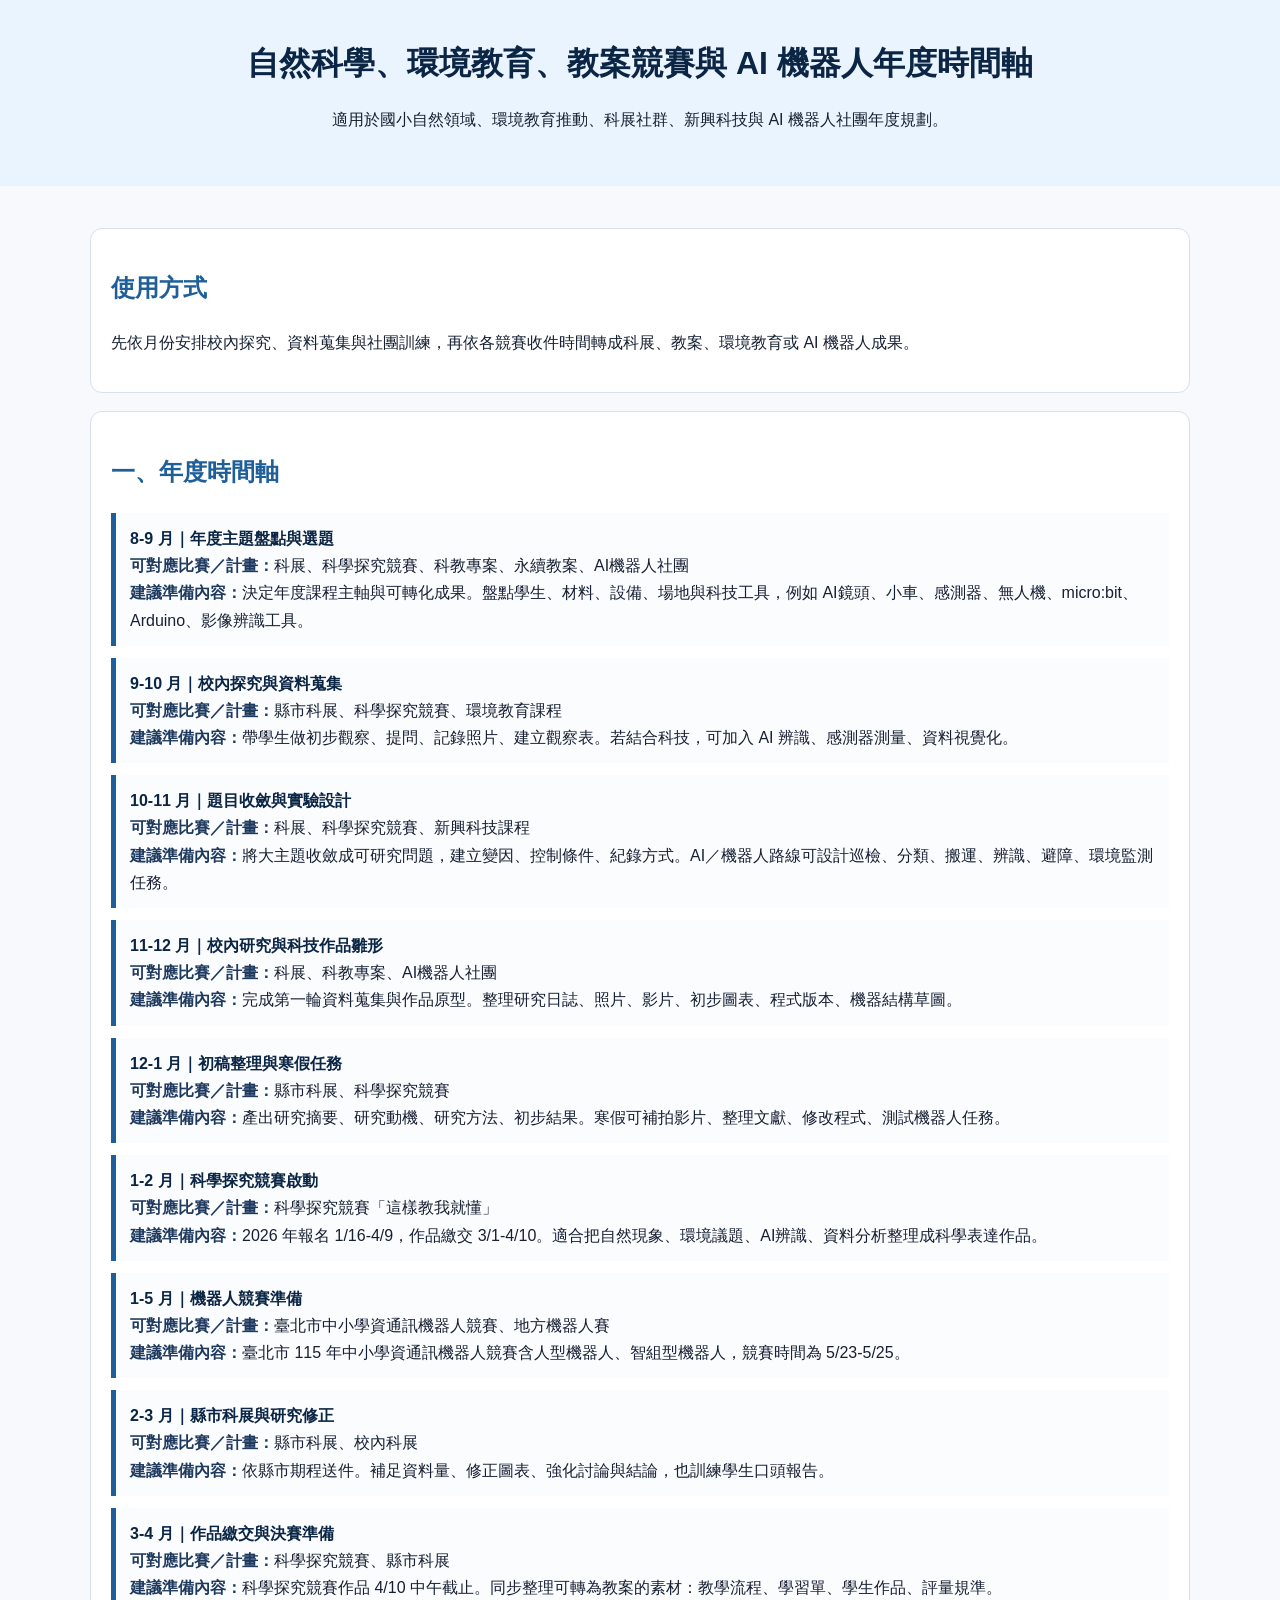
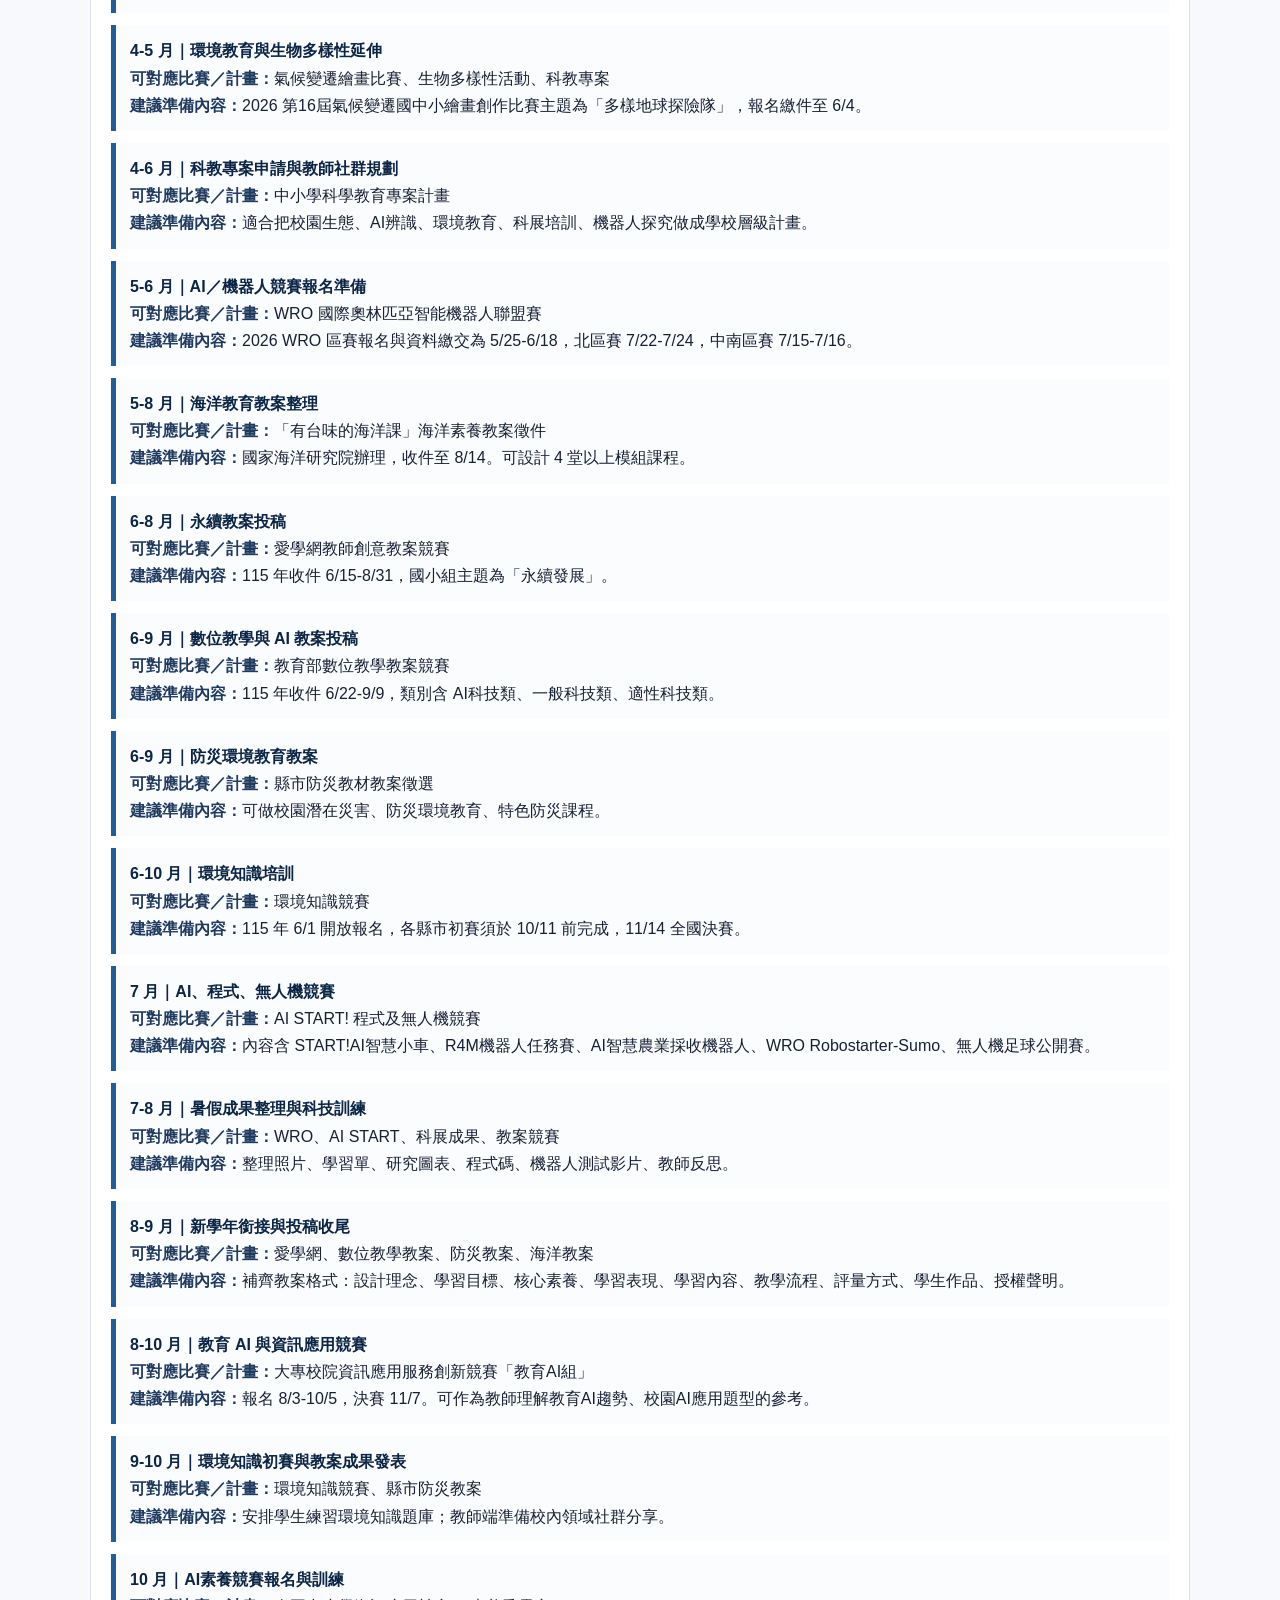
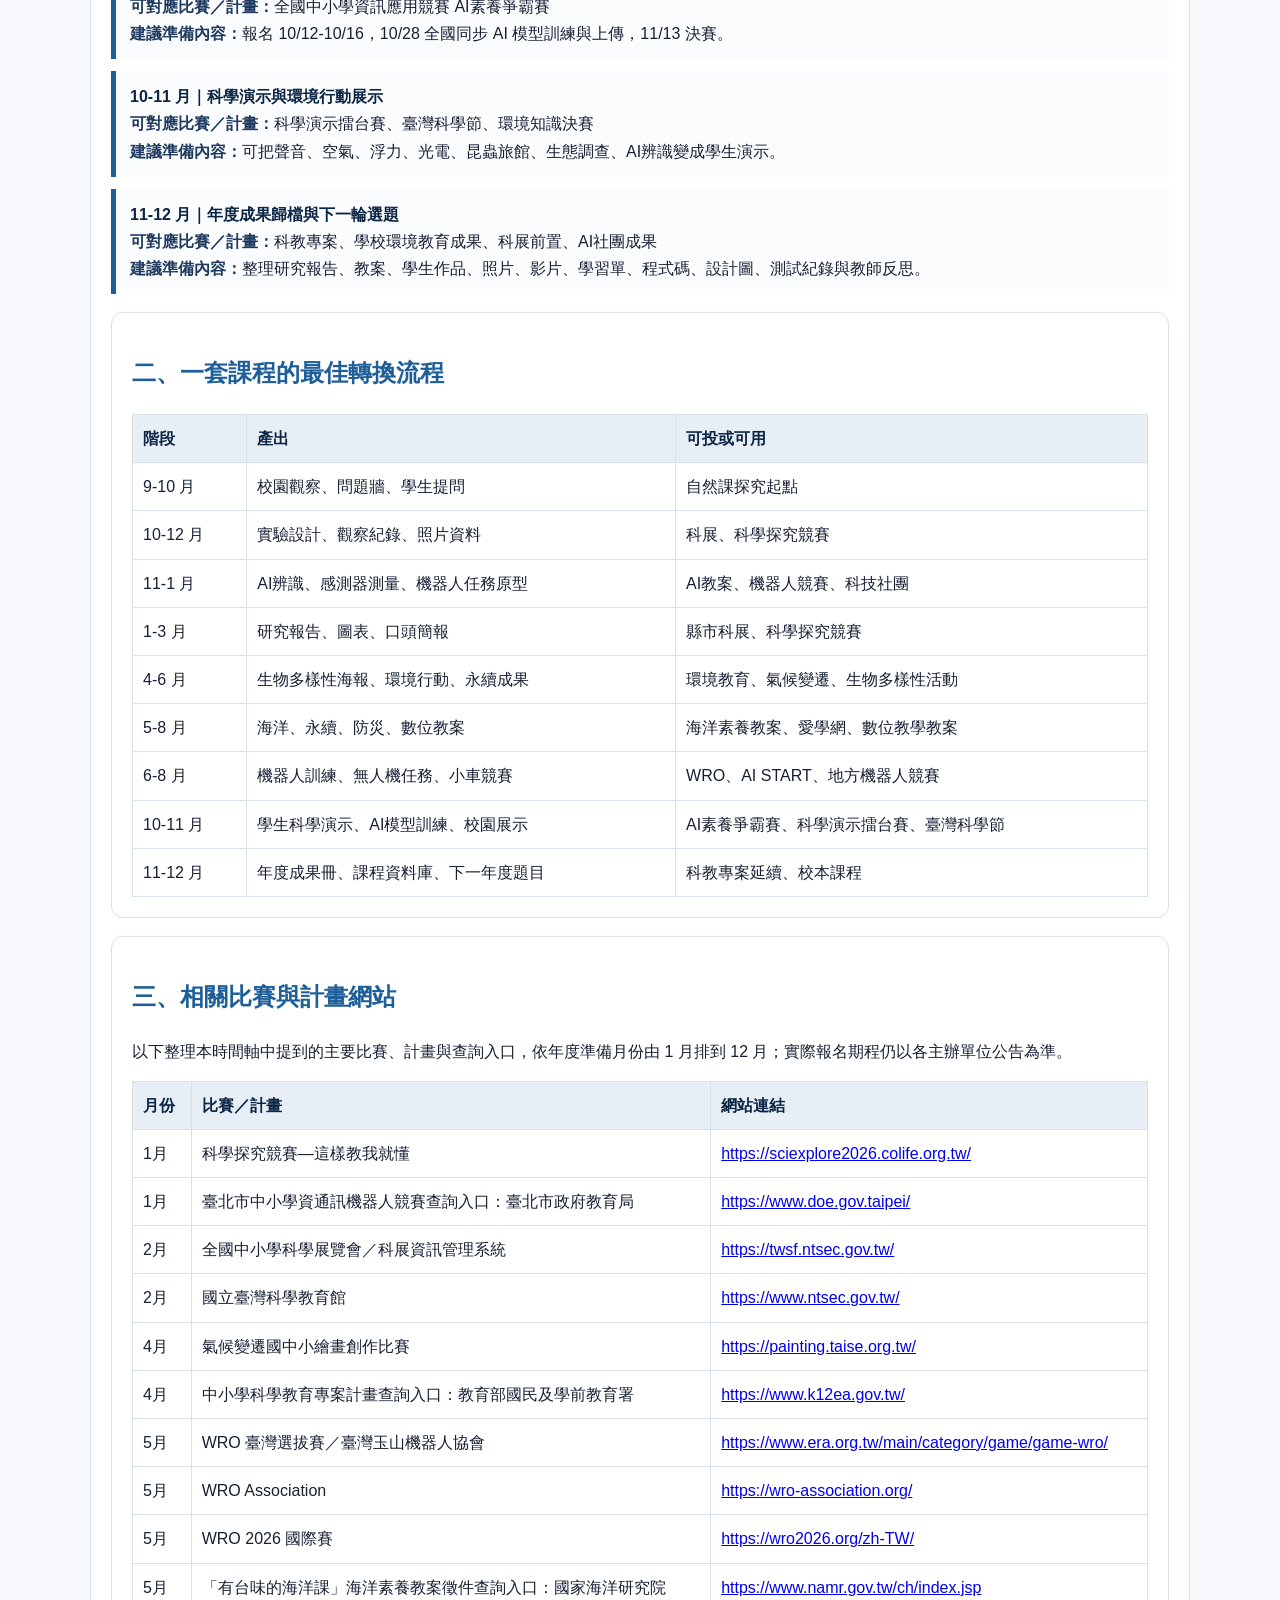
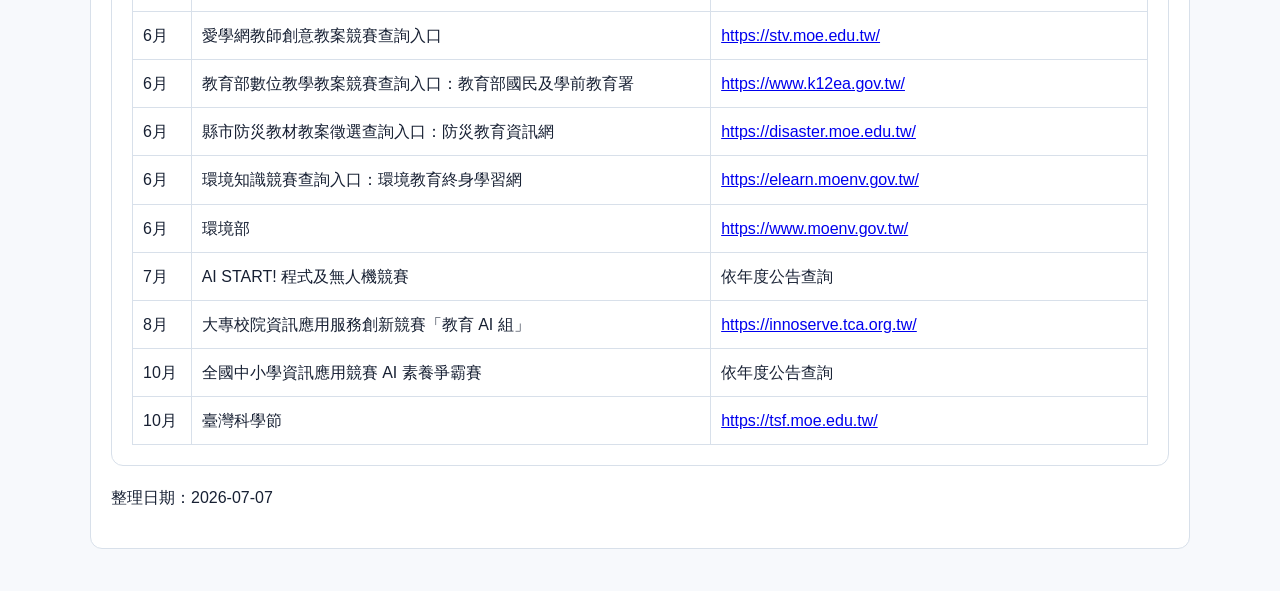
<file: annual-competition-timeline.html>
<!doctype html><html lang="zh-Hant"><head><meta charset="utf-8"><meta name="viewport" content="width=device-width,initial-scale=1"><title>年度時間軸</title><style>body{font-family:"Microsoft JhengHei",Arial,sans-serif;line-height:1.7;margin:0;background:#f7f9fc;color:#172033}header{background:#eaf4ff;padding:36px 24px;text-align:center}main{max-width:1100px;margin:auto;padding:24px}section{background:#fff;border:1px solid #d8e0ea;border-radius:12px;padding:20px;margin:18px 0}h1{color:#0b2545;margin:0 0 8px}h2{color:#1f5f99}.item{border-left:5px solid #1f5f99;background:#fbfcfe;padding:12px 14px;margin:12px 0}.m{font-weight:bold;color:#0b2545}.label{font-weight:bold;color:#1f3a5f}table{border-collapse:collapse;width:100%;background:#fff}th,td{border:1px solid #d8e0ea;padding:10px;vertical-align:top}th{background:#e8eef5;color:#0b2545;text-align:left}@media print{body{background:#fff}section{border:0}}</style></head><body><header><h1>自然科學、環境教育、教案競賽與 AI 機器人年度時間軸</h1><p>適用於國小自然領域、環境教育推動、科展社群、新興科技與 AI 機器人社團年度規劃。</p></header><main><section><h2>使用方式</h2><p>先依月份安排校內探究、資料蒐集與社團訓練，再依各競賽收件時間轉成科展、教案、環境教育或 AI 機器人成果。</p></section><section><h2>一、年度時間軸</h2><div class="item"><div class="m">8-9 月｜年度主題盤點與選題</div><div><span class="label">可對應比賽／計畫：</span>科展、科學探究競賽、科教專案、永續教案、AI機器人社團</div><div><span class="label">建議準備內容：</span>決定年度課程主軸與可轉化成果。盤點學生、材料、設備、場地與科技工具，例如 AI鏡頭、小車、感測器、無人機、micro:bit、Arduino、影像辨識工具。</div></div><div class="item"><div class="m">9-10 月｜校內探究與資料蒐集</div><div><span class="label">可對應比賽／計畫：</span>縣市科展、科學探究競賽、環境教育課程</div><div><span class="label">建議準備內容：</span>帶學生做初步觀察、提問、記錄照片、建立觀察表。若結合科技，可加入 AI 辨識、感測器測量、資料視覺化。</div></div><div class="item"><div class="m">10-11 月｜題目收斂與實驗設計</div><div><span class="label">可對應比賽／計畫：</span>科展、科學探究競賽、新興科技課程</div><div><span class="label">建議準備內容：</span>將大主題收斂成可研究問題，建立變因、控制條件、紀錄方式。AI／機器人路線可設計巡檢、分類、搬運、辨識、避障、環境監測任務。</div></div><div class="item"><div class="m">11-12 月｜校內研究與科技作品雛形</div><div><span class="label">可對應比賽／計畫：</span>科展、科教專案、AI機器人社團</div><div><span class="label">建議準備內容：</span>完成第一輪資料蒐集與作品原型。整理研究日誌、照片、影片、初步圖表、程式版本、機器結構草圖。</div></div><div class="item"><div class="m">12-1 月｜初稿整理與寒假任務</div><div><span class="label">可對應比賽／計畫：</span>縣市科展、科學探究競賽</div><div><span class="label">建議準備內容：</span>產出研究摘要、研究動機、研究方法、初步結果。寒假可補拍影片、整理文獻、修改程式、測試機器人任務。</div></div><div class="item"><div class="m">1-2 月｜科學探究競賽啟動</div><div><span class="label">可對應比賽／計畫：</span>科學探究競賽「這樣教我就懂」</div><div><span class="label">建議準備內容：</span>2026 年報名 1/16-4/9，作品繳交 3/1-4/10。適合把自然現象、環境議題、AI辨識、資料分析整理成科學表達作品。</div></div><div class="item"><div class="m">1-5 月｜機器人競賽準備</div><div><span class="label">可對應比賽／計畫：</span>臺北市中小學資通訊機器人競賽、地方機器人賽</div><div><span class="label">建議準備內容：</span>臺北市 115 年中小學資通訊機器人競賽含人型機器人、智組型機器人，競賽時間為 5/23-5/25。</div></div><div class="item"><div class="m">2-3 月｜縣市科展與研究修正</div><div><span class="label">可對應比賽／計畫：</span>縣市科展、校內科展</div><div><span class="label">建議準備內容：</span>依縣市期程送件。補足資料量、修正圖表、強化討論與結論，也訓練學生口頭報告。</div></div><div class="item"><div class="m">3-4 月｜作品繳交與決賽準備</div><div><span class="label">可對應比賽／計畫：</span>科學探究競賽、縣市科展</div><div><span class="label">建議準備內容：</span>科學探究競賽作品 4/10 中午截止。同步整理可轉為教案的素材：教學流程、學習單、學生作品、評量規準。</div></div><div class="item"><div class="m">4-5 月｜環境教育與生物多樣性延伸</div><div><span class="label">可對應比賽／計畫：</span>氣候變遷繪畫比賽、生物多樣性活動、科教專案</div><div><span class="label">建議準備內容：</span>2026 第16屆氣候變遷國中小繪畫創作比賽主題為「多樣地球探險隊」，報名繳件至 6/4。</div></div><div class="item"><div class="m">4-6 月｜科教專案申請與教師社群規劃</div><div><span class="label">可對應比賽／計畫：</span>中小學科學教育專案計畫</div><div><span class="label">建議準備內容：</span>適合把校園生態、AI辨識、環境教育、科展培訓、機器人探究做成學校層級計畫。</div></div><div class="item"><div class="m">5-6 月｜AI／機器人競賽報名準備</div><div><span class="label">可對應比賽／計畫：</span>WRO 國際奧林匹亞智能機器人聯盟賽</div><div><span class="label">建議準備內容：</span>2026 WRO 區賽報名與資料繳交為 5/25-6/18，北區賽 7/22-7/24，中南區賽 7/15-7/16。</div></div><div class="item"><div class="m">5-8 月｜海洋教育教案整理</div><div><span class="label">可對應比賽／計畫：</span>「有台味的海洋課」海洋素養教案徵件</div><div><span class="label">建議準備內容：</span>國家海洋研究院辦理，收件至 8/14。可設計 4 堂以上模組課程。</div></div><div class="item"><div class="m">6-8 月｜永續教案投稿</div><div><span class="label">可對應比賽／計畫：</span>愛學網教師創意教案競賽</div><div><span class="label">建議準備內容：</span>115 年收件 6/15-8/31，國小組主題為「永續發展」。</div></div><div class="item"><div class="m">6-9 月｜數位教學與 AI 教案投稿</div><div><span class="label">可對應比賽／計畫：</span>教育部數位教學教案競賽</div><div><span class="label">建議準備內容：</span>115 年收件 6/22-9/9，類別含 AI科技類、一般科技類、適性科技類。</div></div><div class="item"><div class="m">6-9 月｜防災環境教育教案</div><div><span class="label">可對應比賽／計畫：</span>縣市防災教材教案徵選</div><div><span class="label">建議準備內容：</span>可做校園潛在災害、防災環境教育、特色防災課程。</div></div><div class="item"><div class="m">6-10 月｜環境知識培訓</div><div><span class="label">可對應比賽／計畫：</span>環境知識競賽</div><div><span class="label">建議準備內容：</span>115 年 6/1 開放報名，各縣市初賽須於 10/11 前完成，11/14 全國決賽。</div></div><div class="item"><div class="m">7 月｜AI、程式、無人機競賽</div><div><span class="label">可對應比賽／計畫：</span>AI START! 程式及無人機競賽</div><div><span class="label">建議準備內容：</span>內容含 START!AI智慧小車、R4M機器人任務賽、AI智慧農業採收機器人、WRO Robostarter-Sumo、無人機足球公開賽。</div></div><div class="item"><div class="m">7-8 月｜暑假成果整理與科技訓練</div><div><span class="label">可對應比賽／計畫：</span>WRO、AI START、科展成果、教案競賽</div><div><span class="label">建議準備內容：</span>整理照片、學習單、研究圖表、程式碼、機器人測試影片、教師反思。</div></div><div class="item"><div class="m">8-9 月｜新學年銜接與投稿收尾</div><div><span class="label">可對應比賽／計畫：</span>愛學網、數位教學教案、防災教案、海洋教案</div><div><span class="label">建議準備內容：</span>補齊教案格式：設計理念、學習目標、核心素養、學習表現、學習內容、教學流程、評量方式、學生作品、授權聲明。</div></div><div class="item"><div class="m">8-10 月｜教育 AI 與資訊應用競賽</div><div><span class="label">可對應比賽／計畫：</span>大專校院資訊應用服務創新競賽「教育AI組」</div><div><span class="label">建議準備內容：</span>報名 8/3-10/5，決賽 11/7。可作為教師理解教育AI趨勢、校園AI應用題型的參考。</div></div><div class="item"><div class="m">9-10 月｜環境知識初賽與教案成果發表</div><div><span class="label">可對應比賽／計畫：</span>環境知識競賽、縣市防災教案</div><div><span class="label">建議準備內容：</span>安排學生練習環境知識題庫；教師端準備校內領域社群分享。</div></div><div class="item"><div class="m">10 月｜AI素養競賽報名與訓練</div><div><span class="label">可對應比賽／計畫：</span>全國中小學資訊應用競賽 AI素養爭霸賽</div><div><span class="label">建議準備內容：</span>報名 10/12-10/16，10/28 全國同步 AI 模型訓練與上傳，11/13 決賽。</div></div><div class="item"><div class="m">10-11 月｜科學演示與環境行動展示</div><div><span class="label">可對應比賽／計畫：</span>科學演示擂台賽、臺灣科學節、環境知識決賽</div><div><span class="label">建議準備內容：</span>可把聲音、空氣、浮力、光電、昆蟲旅館、生態調查、AI辨識變成學生演示。</div></div><div class="item"><div class="m">11-12 月｜年度成果歸檔與下一輪選題</div><div><span class="label">可對應比賽／計畫：</span>科教專案、學校環境教育成果、科展前置、AI社團成果</div><div><span class="label">建議準備內容：</span>整理研究報告、教案、學生作品、照片、影片、學習單、程式碼、設計圖、測試紀錄與教師反思。</div></div><section><h2>二、一套課程的最佳轉換流程</h2><table><thead><tr><th>階段</th><th>產出</th><th>可投或可用</th></tr></thead><tbody><tr><td>9-10 月</td><td>校園觀察、問題牆、學生提問</td><td>自然課探究起點</td></tr><tr><td>10-12 月</td><td>實驗設計、觀察紀錄、照片資料</td><td>科展、科學探究競賽</td></tr><tr><td>11-1 月</td><td>AI辨識、感測器測量、機器人任務原型</td><td>AI教案、機器人競賽、科技社團</td></tr><tr><td>1-3 月</td><td>研究報告、圖表、口頭簡報</td><td>縣市科展、科學探究競賽</td></tr><tr><td>4-6 月</td><td>生物多樣性海報、環境行動、永續成果</td><td>環境教育、氣候變遷、生物多樣性活動</td></tr><tr><td>5-8 月</td><td>海洋、永續、防災、數位教案</td><td>海洋素養教案、愛學網、數位教學教案</td></tr><tr><td>6-8 月</td><td>機器人訓練、無人機任務、小車競賽</td><td>WRO、AI START、地方機器人競賽</td></tr><tr><td>10-11 月</td><td>學生科學演示、AI模型訓練、校園展示</td><td>AI素養爭霸賽、科學演示擂台賽、臺灣科學節</td></tr><tr><td>11-12 月</td><td>年度成果冊、課程資料庫、下一年度題目</td><td>科教專案延續、校本課程</td></tr></tbody></table></section><section><h2>三、相關比賽與計畫網站</h2><p>以下整理本時間軸中提到的主要比賽、計畫與查詢入口，依年度準備月份由 1 月排到 12 月；實際報名期程仍以各主辦單位公告為準。</p><table><thead><tr><th>月份</th><th>比賽／計畫</th><th>網站連結</th></tr></thead><tbody><tr><td>1月</td><td>科學探究競賽—這樣教我就懂</td><td><a href="https://sciexplore2026.colife.org.tw/" target="_blank" rel="noopener">https://sciexplore2026.colife.org.tw/</a></td></tr><tr><td>1月</td><td>臺北市中小學資通訊機器人競賽查詢入口：臺北市政府教育局</td><td><a href="https://www.doe.gov.taipei/" target="_blank" rel="noopener">https://www.doe.gov.taipei/</a></td></tr><tr><td>2月</td><td>全國中小學科學展覽會／科展資訊管理系統</td><td><a href="https://twsf.ntsec.gov.tw/" target="_blank" rel="noopener">https://twsf.ntsec.gov.tw/</a></td></tr><tr><td>2月</td><td>國立臺灣科學教育館</td><td><a href="https://www.ntsec.gov.tw/" target="_blank" rel="noopener">https://www.ntsec.gov.tw/</a></td></tr><tr><td>4月</td><td>氣候變遷國中小繪畫創作比賽</td><td><a href="https://painting.taise.org.tw/" target="_blank" rel="noopener">https://painting.taise.org.tw/</a></td></tr><tr><td>4月</td><td>中小學科學教育專案計畫查詢入口：教育部國民及學前教育署</td><td><a href="https://www.k12ea.gov.tw/" target="_blank" rel="noopener">https://www.k12ea.gov.tw/</a></td></tr><tr><td>5月</td><td>WRO 臺灣選拔賽／臺灣玉山機器人協會</td><td><a href="https://www.era.org.tw/main/category/game/game-wro/" target="_blank" rel="noopener">https://www.era.org.tw/main/category/game/game-wro/</a></td></tr><tr><td>5月</td><td>WRO Association</td><td><a href="https://wro-association.org/" target="_blank" rel="noopener">https://wro-association.org/</a></td></tr><tr><td>5月</td><td>WRO 2026 國際賽</td><td><a href="https://wro2026.org/zh-TW/" target="_blank" rel="noopener">https://wro2026.org/zh-TW/</a></td></tr><tr><td>5月</td><td>「有台味的海洋課」海洋素養教案徵件查詢入口：國家海洋研究院</td><td><a href="https://www.namr.gov.tw/ch/index.jsp" target="_blank" rel="noopener">https://www.namr.gov.tw/ch/index.jsp</a></td></tr><tr><td>6月</td><td>愛學網教師創意教案競賽查詢入口</td><td><a href="https://stv.moe.edu.tw/" target="_blank" rel="noopener">https://stv.moe.edu.tw/</a></td></tr><tr><td>6月</td><td>教育部數位教學教案競賽查詢入口：教育部國民及學前教育署</td><td><a href="https://www.k12ea.gov.tw/" target="_blank" rel="noopener">https://www.k12ea.gov.tw/</a></td></tr><tr><td>6月</td><td>縣市防災教材教案徵選查詢入口：防災教育資訊網</td><td><a href="https://disaster.moe.edu.tw/" target="_blank" rel="noopener">https://disaster.moe.edu.tw/</a></td></tr><tr><td>6月</td><td>環境知識競賽查詢入口：環境教育終身學習網</td><td><a href="https://elearn.moenv.gov.tw/" target="_blank" rel="noopener">https://elearn.moenv.gov.tw/</a></td></tr><tr><td>6月</td><td>環境部</td><td><a href="https://www.moenv.gov.tw/" target="_blank" rel="noopener">https://www.moenv.gov.tw/</a></td></tr><tr><td>7月</td><td>AI START! 程式及無人機競賽</td><td>依年度公告查詢</td></tr><tr><td>8月</td><td>大專校院資訊應用服務創新競賽「教育 AI 組」</td><td><a href="https://innoserve.tca.org.tw/" target="_blank" rel="noopener">https://innoserve.tca.org.tw/</a></td></tr><tr><td>10月</td><td>全國中小學資訊應用競賽 AI 素養爭霸賽</td><td>依年度公告查詢</td></tr><tr><td>10月</td><td>臺灣科學節</td><td><a href="https://tsf.moe.edu.tw/" target="_blank" rel="noopener">https://tsf.moe.edu.tw/</a></td></tr></tbody></table></section><p>整理日期：2026-07-07</p></main></body></html>
</file>
